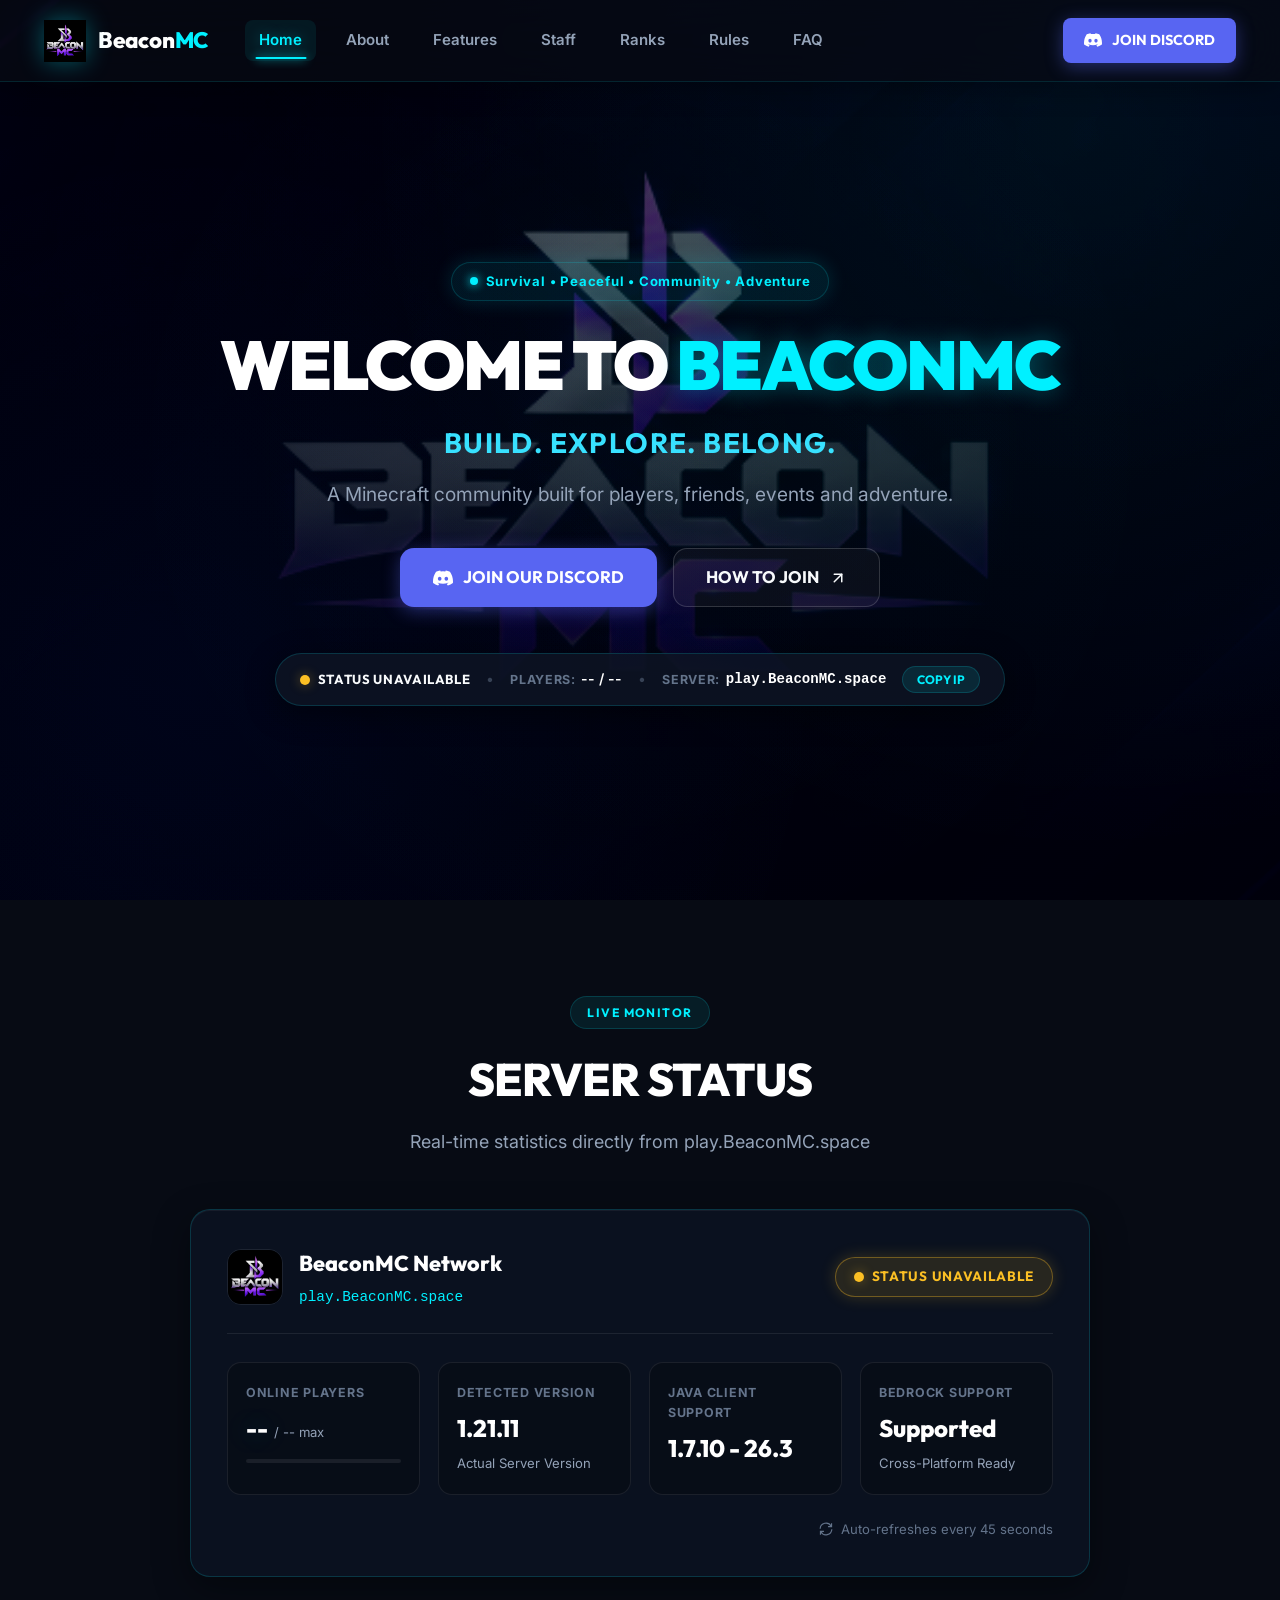
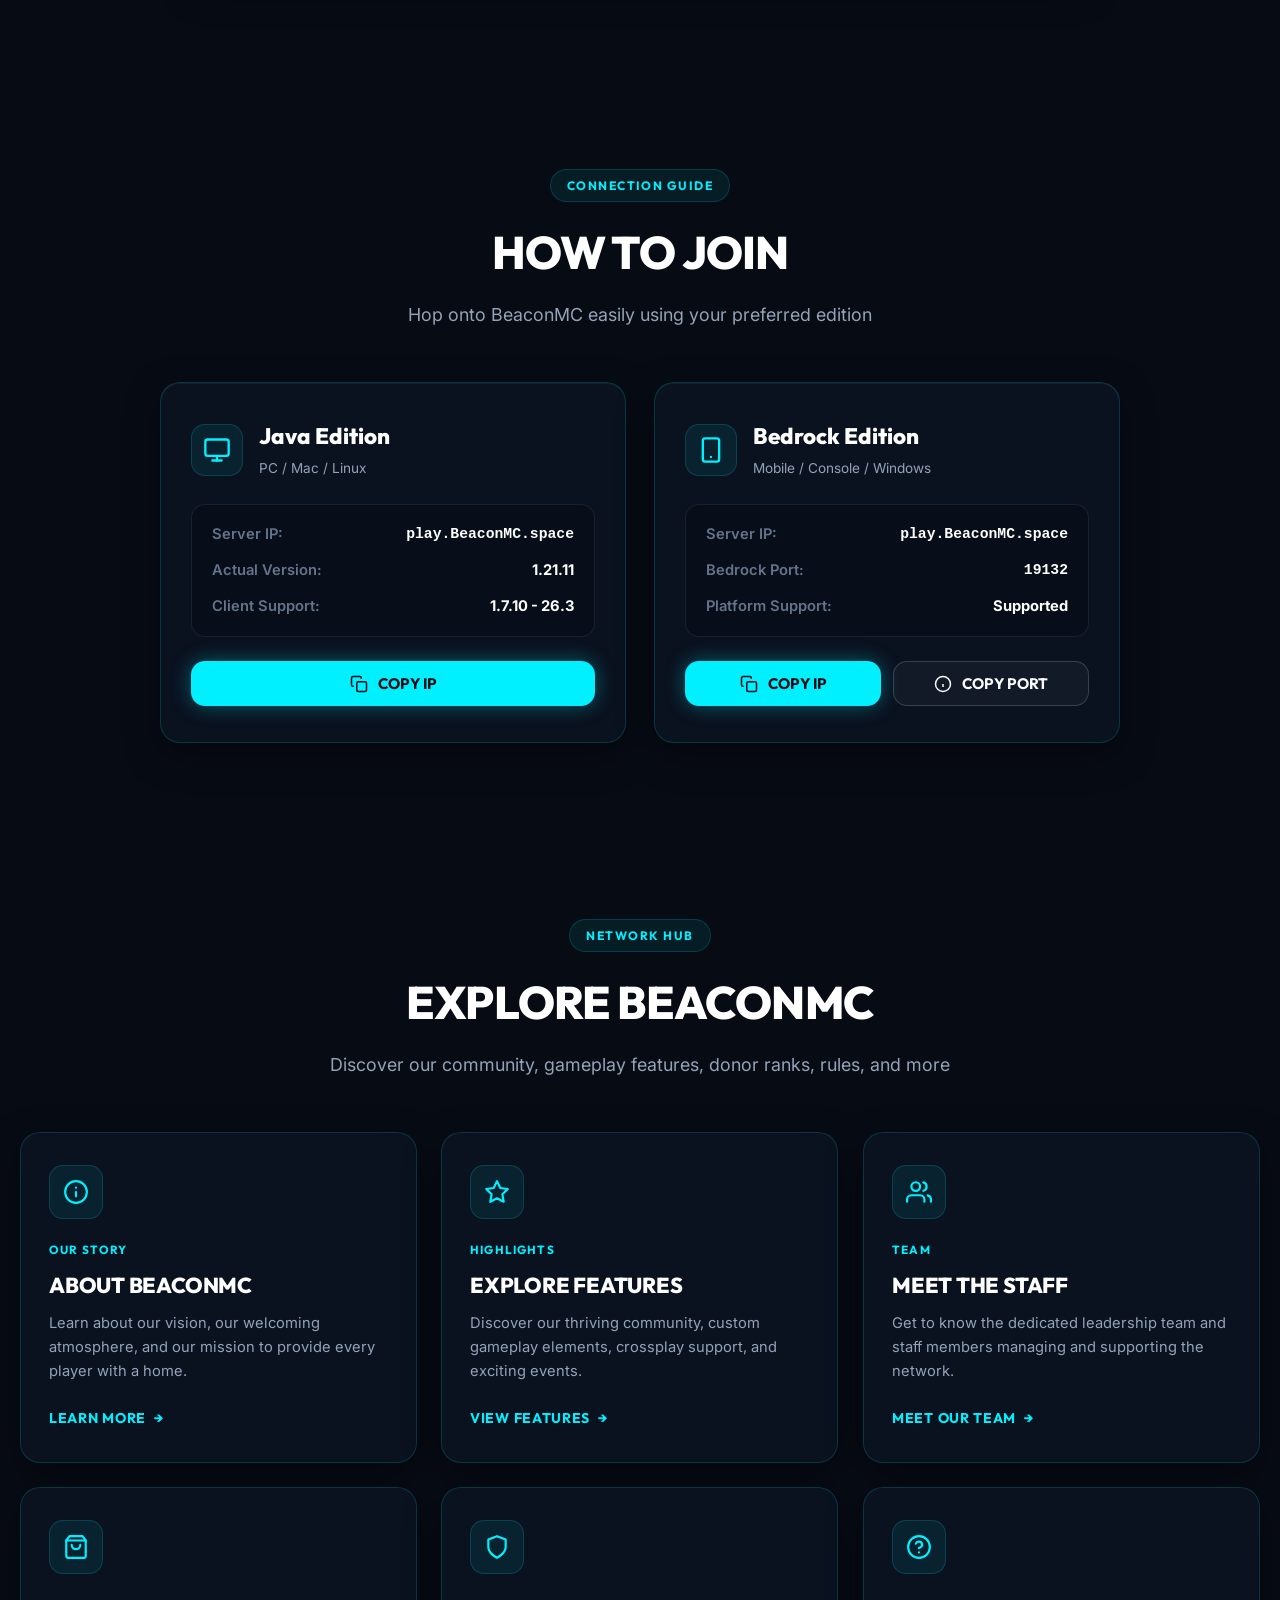
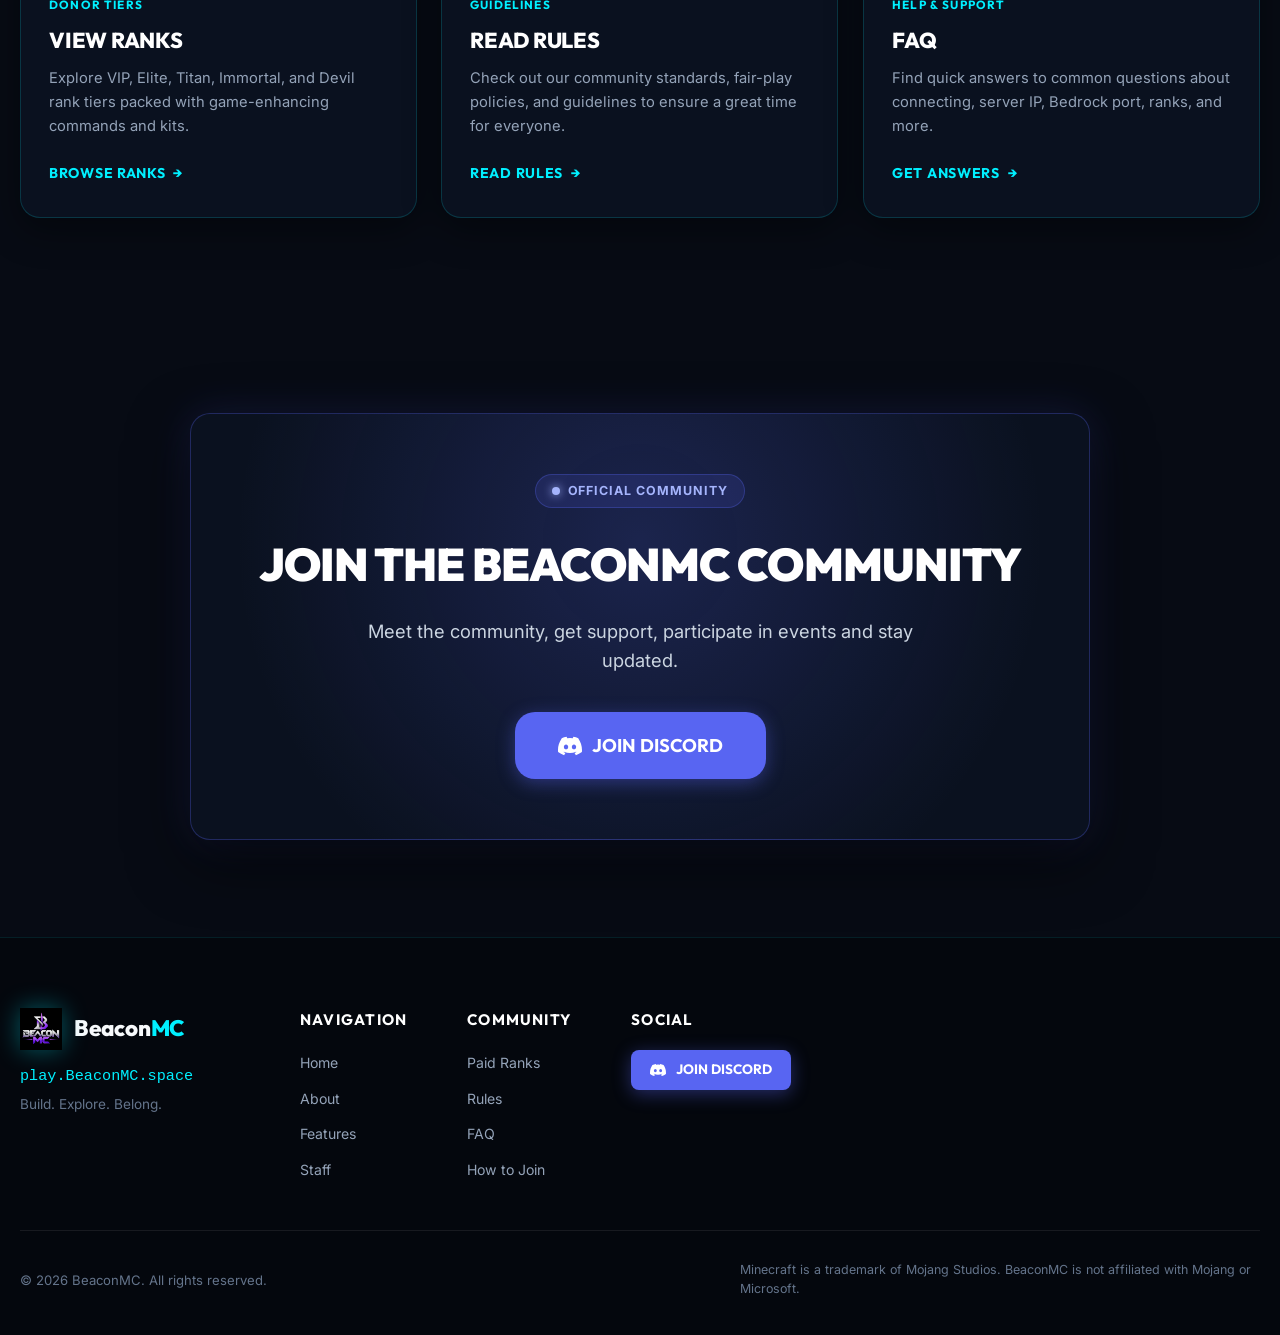
<file: BeaconMC/index.html>
<!DOCTYPE html>
<html lang="en">
<head>
  <meta charset="UTF-8">
  <meta name="viewport" content="width=device-width, initial-scale=1.0">
  <title>BeaconMC | Official Minecraft Network</title>
  <meta name="description" content="Welcome to BeaconMC — a premium Minecraft community built for players, friends, events and adventure. Join play.BeaconMC.space today!">

  <!-- Open Graph / Meta -->
  <meta property="og:type" content="website">
  <meta property="og:title" content="BeaconMC | Official Minecraft Network">
  <meta property="og:description" content="Welcome to BeaconMC — a premium Minecraft community built for players, friends, events and adventure. Build. Explore. Belong.">
  <meta property="og:image" content="assets/logo.png">
  <meta property="og:url" content="https://play.BeaconMC.space">
  <meta name="theme-color" content="#00f0ff">

  <!-- Favicon -->
  <link rel="icon" type="image/png" href="assets/logo.png">

  <!-- Google Fonts: Inter & Outfit -->
  <link rel="preconnect" href="https://fonts.googleapis.com">
  <link rel="preconnect" href="https://fonts.gstatic.com" crossorigin>
  <link href="https://fonts.googleapis.com/css2?family=Inter:wght@300;400;500;600;700&family=Outfit:wght@500;600;700;800;900&display=swap" rel="stylesheet">

  <link rel="stylesheet" href="style.css">
</head>
<body>

  <!-- Background Canvas -->
  <div class="site-bg" aria-hidden="true">
    <div class="site-backdrop-element" id="backdrop-19132" data-backdrop="19132"></div>
  </div>

  <!-- Accessible Skip Link -->
  <a href="#main-content" class="skip-link">Skip to main content</a>

  <!-- Header / Sticky Navigation -->
  <header class="site-header" id="site-header">
    <div class="header-container">
      <a href="index.html" class="brand-link" aria-label="BeaconMC Home">
        <img src="assets/logo.png" alt="BeaconMC Logo" class="brand-logo" width="42" height="42">
        <span class="brand-text">Beacon<span class="brand-highlight">MC</span></span>
      </a>

      <nav class="desktop-nav" aria-label="Main Navigation">
        <ul class="nav-list">
          <li><a href="index.html" class="nav-link active">Home</a></li>
          <li><a href="about.html" class="nav-link">About</a></li>
          <li><a href="features.html" class="nav-link">Features</a></li>
          <li><a href="staff.html" class="nav-link">Staff</a></li>
          <li><a href="ranks.html" class="nav-link">Ranks</a></li>
          <li><a href="rules.html" class="nav-link">Rules</a></li>
          <li><a href="faq.html" class="nav-link">FAQ</a></li>
        </ul>
      </nav>

      <div class="header-actions">
        <a href="https://discord.gg/SKrMS7WA3" target="_blank" rel="noopener noreferrer" class="btn btn-discord btn-sm header-discord-btn">
          <svg class="icon-discord" viewBox="0 0 24 24" width="18" height="18" fill="currentColor" aria-hidden="true">
            <path d="M20.317 4.37a19.791 19.791 0 0 0-4.885-1.515.074.074 0 0 0-.079.037c-.21.375-.444.864-.608 1.25a18.27 18.27 0 0 0-5.487 0 12.64 12.64 0 0 0-.617-1.25.077.077 0 0 0-.079-.037A19.736 19.736 0 0 0 3.677 4.37a.07.07 0 0 0-.032.027C.533 9.046-.32 13.58.099 18.057a.082.082 0 0 0 .031.057 19.9 19.9 0 0 0 5.993 3.03.078.078 0 0 0 .084-.028c.462-.63.874-1.295 1.226-1.994.021-.041.001-.09-.041-.106a13.107 13.107 0 0 1-1.872-.892.077.077 0 0 1-.008-.128 10.2 10.2 0 0 0 .372-.292.074.074 0 0 1 .077-.01c3.929 1.793 8.18 1.793 12.061 0a.074.074 0 0 1 .078.01c.12.098.246.198.373.292a.077.077 0 0 1-.006.127 12.299 12.299 0 0 1-1.873.894.077.077 0 0 0-.041.107c.36.698.772 1.362 1.225 1.993a.076.076 0 0 0 .084.028 19.839 19.839 0 0 0 6.002-3.03.077.077 0 0 0 .032-.054c.5-5.177-.838-9.674-3.549-13.66a.061.061 0 0 0-.031-.028zM8.02 15.33c-1.183 0-2.157-1.085-2.157-2.419 0-1.333.956-2.419 2.157-2.419 1.21 0 2.176 1.096 2.157 2.42 0 1.333-.956 2.418-2.157 2.418zm7.975 0c-1.183 0-2.157-1.085-2.157-2.419 0-1.333.955-2.419 2.157-2.419 1.21 0 2.176 1.096 2.157 2.42 0 1.333-.946 2.418-2.157 2.418z"/>
          </svg>
          <span>JOIN DISCORD</span>
        </a>

        <!-- Mobile Menu Toggle Button -->
        <button type="button" class="mobile-toggle-btn" id="mobile-toggle-btn" aria-label="Toggle navigation menu" aria-expanded="false" aria-controls="mobile-nav">
          <span class="hamburger-line"></span>
          <span class="hamburger-line"></span>
          <span class="hamburger-line"></span>
        </button>
      </div>
    </div>

    <!-- Mobile Navigation Drawer -->
    <div class="mobile-nav" id="mobile-nav" aria-label="Mobile Navigation" hidden>
      <ul class="mobile-nav-list">
        <li><a href="index.html" class="mobile-nav-link active">Home</a></li>
        <li><a href="about.html" class="mobile-nav-link">About</a></li>
        <li><a href="features.html" class="mobile-nav-link">Features</a></li>
        <li><a href="staff.html" class="mobile-nav-link">Staff</a></li>
        <li><a href="ranks.html" class="mobile-nav-link">Ranks</a></li>
        <li><a href="rules.html" class="mobile-nav-link">Rules</a></li>
        <li><a href="faq.html" class="mobile-nav-link">FAQ</a></li>
      </ul>
      <div class="mobile-nav-footer">
        <a href="https://discord.gg/SKrMS7WA3" target="_blank" rel="noopener noreferrer" class="btn btn-discord btn-block">
          <svg class="icon-discord" viewBox="0 0 24 24" width="18" height="18" fill="currentColor" aria-hidden="true">
            <path d="M20.317 4.37a19.791 19.791 0 0 0-4.885-1.515.074.074 0 0 0-.079.037c-.21.375-.444.864-.608 1.25a18.27 18.27 0 0 0-5.487 0 12.64 12.64 0 0 0-.617-1.25.077.077 0 0 0-.079-.037A19.736 19.736 0 0 0 3.677 4.37a.07.07 0 0 0-.032.027C.533 9.046-.32 13.58.099 18.057a.082.082 0 0 0 .031.057 19.9 19.9 0 0 0 5.993 3.03.078.078 0 0 0 .084-.028c.462-.63.874-1.295 1.226-1.994.021-.041.001-.09-.041-.106a13.107 13.107 0 0 1-1.872-.892.077.077 0 0 1-.008-.128 10.2 10.2 0 0 0 .372-.292.074.074 0 0 1 .077-.01c3.929 1.793 8.18 1.793 12.061 0a.074.074 0 0 1 .078.01c.12.098.246.198.373.292a.077.077 0 0 1-.006.127 12.299 12.299 0 0 1-1.873.894.077.077 0 0 0-.041.107c.36.698.772 1.362 1.225 1.993a.076.076 0 0 0 .084.028 19.839 19.839 0 0 0 6.002-3.03.077.077 0 0 0 .032-.054c.5-5.177-.838-9.674-3.549-13.66a.061.061 0 0 0-.031-.028zM8.02 15.33c-1.183 0-2.157-1.085-2.157-2.419 0-1.333.956-2.419 2.157-2.419 1.21 0 2.176 1.096 2.157 2.42 0 1.333-.956 2.418-2.157 2.418zm7.975 0c-1.183 0-2.157-1.085-2.157-2.419 0-1.333.955-2.419 2.157-2.419 1.21 0 2.176 1.096 2.157 2.42 0 1.333-.946 2.418-2.157 2.418z"/>
          </svg>
          <span>JOIN DISCORD</span>
        </a>
      </div>
    </div>
  </header>

  <!-- Main Content Area -->
  <main id="main-content" class="page-wrapper">

    <!-- 1. Hero Section -->
    <section class="hero-section" id="hero">
      <div class="hero-container">
        
        <div class="hero-badge animate-fade-in">
          <span class="badge-dot"></span>
          <span>Survival • Peaceful • Community • Adventure</span>
        </div>

        <h1 class="hero-title animate-slide-up">
          WELCOME TO <span class="text-cyan-glow">BEACONMC</span>
        </h1>

        <p class="hero-tagline animate-slide-up delay-1">
          Build. Explore. Belong.
        </p>

        <p class="hero-description animate-slide-up delay-2">
          A Minecraft community built for players, friends, events and adventure.
        </p>

        <div class="hero-cta-group animate-slide-up delay-3">
          <a href="https://discord.gg/SKrMS7WA3" target="_blank" rel="noopener noreferrer" class="btn btn-discord btn-lg">
            <svg class="icon-discord" viewBox="0 0 24 24" width="20" height="20" fill="currentColor" aria-hidden="true">
              <path d="M20.317 4.37a19.791 19.791 0 0 0-4.885-1.515.074.074 0 0 0-.079.037c-.21.375-.444.864-.608 1.25a18.27 18.27 0 0 0-5.487 0 12.64 12.64 0 0 0-.617-1.25.077.077 0 0 0-.079-.037A19.736 19.736 0 0 0 3.677 4.37a.07.07 0 0 0-.032.027C.533 9.046-.32 13.58.099 18.057a.082.082 0 0 0 .031.057 19.9 19.9 0 0 0 5.993 3.03.078.078 0 0 0 .084-.028c.462-.63.874-1.295 1.226-1.994.021-.041.001-.09-.041-.106a13.107 13.107 0 0 1-1.872-.892.077.077 0 0 1-.008-.128 10.2 10.2 0 0 0 .372-.292.074.074 0 0 1 .077-.01c3.929 1.793 8.18 1.793 12.061 0a.074.074 0 0 1 .078.01c.12.098.246.198.373.292a.077.077 0 0 1-.006.127 12.299 12.299 0 0 1-1.873.894.077.077 0 0 0-.041.107c.36.698.772 1.362 1.225 1.993a.076.076 0 0 0 .084.028 19.839 19.839 0 0 0 6.002-3.03.077.077 0 0 0 .032-.054c.5-5.177-.838-9.674-3.549-13.66a.061.061 0 0 0-.031-.028zM8.02 15.33c-1.183 0-2.157-1.085-2.157-2.419 0-1.333.956-2.419 2.157-2.419 1.21 0 2.176 1.096 2.157 2.42 0 1.333-.956 2.418-2.157 2.418zm7.975 0c-1.183 0-2.157-1.085-2.157-2.419 0-1.333.955-2.419 2.157-2.419 1.21 0 2.176 1.096 2.157 2.42 0 1.333-.946 2.418-2.157 2.418z"/>
            </svg>
            <span>JOIN OUR DISCORD</span>
          </a>
          <a href="#how-to-join" class="btn btn-outline btn-lg">
            <span>HOW TO JOIN</span>
            <svg viewBox="0 0 24 24" width="18" height="18" fill="none" stroke="currentColor" stroke-width="2" stroke-linecap="round" stroke-linejoin="round" aria-hidden="true">
              <line x1="7" y1="17" x2="17" y2="7"></line>
              <polyline points="7 7 17 7 17 17"></polyline>
            </svg>
          </a>
        </div>

        <!-- Quick Status Bar -->
        <div class="hero-status-bar animate-fade-in delay-4">
          <div class="status-indicator">
            <span class="status-pulse-dot" id="hero-status-dot"></span>
            <span class="status-text" id="hero-status-text">CHECKING STATUS...</span>
          </div>
          <div class="status-separator" aria-hidden="true">•</div>
          <div class="status-info-item">
            <span class="status-label">PLAYERS:</span>
            <span class="status-value" id="hero-players-val">-- / --</span>
          </div>
          <div class="status-separator" aria-hidden="true">•</div>
          <div class="status-info-item">
            <span class="status-label">SERVER:</span>
            <span class="status-value font-mono">play.BeaconMC.space</span>
          </div>
          <div class="status-action">
            <button type="button" class="btn-copy-mini" id="hero-copy-btn" aria-label="Copy server IP">
              <span class="copy-text">COPY IP</span>
            </button>
          </div>
        </div>

      </div>
    </section>

    <!-- 2. Live Server Status Section -->
    <section class="section status-section" id="server-status">
      <div class="section-container">
        <div class="section-header text-center reveal-on-scroll">
          <span class="section-badge">LIVE MONITOR</span>
          <h2 class="section-title">SERVER STATUS</h2>
          <p class="section-subtitle">Real-time statistics directly from play.BeaconMC.space</p>
        </div>

        <div class="status-dashboard-card glass-panel reveal-on-scroll">
          <div class="status-dashboard-header">
            <div class="server-identity">
              <img src="assets/logo.png" alt="BeaconMC Server Icon" class="server-icon-img" width="56" height="56">
              <div>
                <h3 class="server-title">BeaconMC Network</h3>
                <span class="server-ip-display font-mono">play.BeaconMC.space</span>
              </div>
            </div>
            <div class="server-status-badge" id="main-status-badge">
              <span class="status-pulse-dot" id="main-status-dot"></span>
              <span id="main-status-text">CHECKING STATUS...</span>
            </div>
          </div>

          <div class="status-metrics-grid">
            <div class="metric-card">
              <span class="metric-label">Online Players</span>
              <div class="metric-value-wrap">
                <span class="metric-val text-cyan-glow" id="metric-players-online">--</span>
                <span class="metric-sub" id="metric-players-max">/ -- max</span>
              </div>
              <div class="metric-bar-bg" aria-hidden="true">
                <div class="metric-bar-fill" id="metric-player-bar" style="width: 0%"></div>
              </div>
            </div>

            <div class="metric-card">
              <span class="metric-label">Detected Version</span>
              <div class="metric-val" id="metric-detected-version">1.21.11</div>
              <span class="metric-sub">Actual Server Version</span>
            </div>

            <div class="metric-card">
              <span class="metric-label">Java Client Support</span>
              <div class="metric-val">1.7.10 - 26.3</div>
            </div>

            <div class="metric-card">
              <span class="metric-label">Bedrock Support</span>
              <div class="metric-val text-green">Supported</div>
              <span class="metric-sub">Cross-Platform Ready</span>
            </div>
          </div>

          <div class="status-dashboard-footer">
            <span class="refresh-indicator">
              <svg class="icon-refresh" viewBox="0 0 24 24" width="14" height="14" fill="none" stroke="currentColor" stroke-width="2" aria-hidden="true">
                <path d="M21.5 2v6h-6M2.5 22v-6h6M2 11.5a10 10 0 0 1 18.8-4.3M22 12.5a10 10 0 0 1-18.8 4.2"/>
              </svg>
              Auto-refreshes every 45 seconds
            </span>
          </div>
        </div>
      </div>
    </section>

    <!-- 3. How to Join Section -->
    <section class="section join-section" id="how-to-join">
      <div class="section-container">
        <div class="section-header text-center reveal-on-scroll">
          <span class="section-badge">CONNECTION GUIDE</span>
          <h2 class="section-title">HOW TO JOIN</h2>
          <p class="section-subtitle">Hop onto BeaconMC easily using your preferred edition</p>
        </div>

        <div class="join-cards-grid">
          <!-- Java Edition Card -->
          <div class="join-card glass-panel reveal-on-scroll reveal-delay-1">
            <div class="join-card-header">
              <div class="platform-icon-wrap">
                <svg viewBox="0 0 24 24" width="28" height="28" fill="none" stroke="currentColor" stroke-width="2" stroke-linecap="round" stroke-linejoin="round" aria-hidden="true">
                  <rect x="2" y="3" width="20" height="14" rx="2" ry="2"></rect>
                  <line x1="8" y1="21" x2="16" y2="21"></line>
                  <line x1="12" y1="17" x2="12" y2="21"></line>
                </svg>
              </div>
              <div>
                <h3 class="platform-title">Java Edition</h3>
                <span class="platform-subtitle">PC / Mac / Linux</span>
              </div>
            </div>

            <div class="join-details-list">
              <div class="detail-row">
                <span class="detail-label">Server IP:</span>
                <span class="detail-value font-mono">play.BeaconMC.space</span>
              </div>
              <div class="detail-row">
                <span class="detail-label">Actual Version:</span>
                <span class="detail-value">1.21.11</span>
              </div>
              <div class="detail-row">
                <span class="detail-label">Client Support:</span>
                <span class="detail-value text-cyan">1.7.10 - 26.3</span>
              </div>
            </div>

            <div class="join-card-actions">
              <button type="button" class="btn btn-primary btn-block copy-ip-btn" data-copy="play.BeaconMC.space">
                <svg viewBox="0 0 24 24" width="18" height="18" fill="none" stroke="currentColor" stroke-width="2" aria-hidden="true">
                  <rect x="9" y="9" width="13" height="13" rx="2" ry="2"></rect>
                  <path d="M5 15H4a2 2 0 0 1-2-2V4a2 2 0 0 1 2-2h9a2 2 0 0 1 2 2v1"></path>
                </svg>
                <span class="btn-text">COPY IP</span>
              </button>
            </div>
          </div>

          <!-- Bedrock Edition Card -->
          <div class="join-card glass-panel reveal-on-scroll reveal-delay-2">
            <div class="join-card-header">
              <div class="platform-icon-wrap">
                <svg viewBox="0 0 24 24" width="28" height="28" fill="none" stroke="currentColor" stroke-width="2" stroke-linecap="round" stroke-linejoin="round" aria-hidden="true">
                  <rect x="5" y="2" width="14" height="20" rx="2" ry="2"></rect>
                  <line x1="12" y1="18" x2="12.01" y2="18"></line>
                </svg>
              </div>
              <div>
                <h3 class="platform-title">Bedrock Edition</h3>
                <span class="platform-subtitle">Mobile / Console / Windows</span>
              </div>
            </div>

            <div class="join-details-list">
              <div class="detail-row">
                <span class="detail-label">Server IP:</span>
                <span class="detail-value font-mono">play.BeaconMC.space</span>
              </div>
              <div class="detail-row">
                <span class="detail-label">Bedrock Port:</span>
                <span class="detail-value text-cyan font-mono" id="bedrock-port-display">19132</span>
              </div>
              <div class="detail-row">
                <span class="detail-label">Platform Support:</span>
                <span class="detail-value text-green">Supported</span>
              </div>
            </div>

            <div class="join-card-actions dual-actions">
              <button type="button" class="btn btn-primary copy-ip-btn" data-copy="play.BeaconMC.space">
                <svg viewBox="0 0 24 24" width="18" height="18" fill="none" stroke="currentColor" stroke-width="2" aria-hidden="true">
                  <rect x="9" y="9" width="13" height="13" rx="2" ry="2"></rect>
                  <path d="M5 15H4a2 2 0 0 1-2-2V4a2 2 0 0 1 2-2h9a2 2 0 0 1 2 2v1"></path>
                </svg>
                <span class="btn-text">COPY IP</span>
              </button>

              <button type="button" class="btn btn-outline copy-port-btn" id="copy-port-btn" data-port="19132">
                <svg viewBox="0 0 24 24" width="18" height="18" fill="none" stroke="currentColor" stroke-width="2" aria-hidden="true">
                  <circle cx="12" cy="12" r="10"></circle>
                  <line x1="12" y1="16" x2="12" y2="12"></line>
                  <line x1="12" y1="8" x2="12.01" y2="8"></line>
                </svg>
                <span class="btn-text">COPY PORT</span>
              </button>
            </div>
          </div>
        </div>
      </div>
    </section>

    <!-- 4. Navigation Cards Section (Dedicated pages access) -->
    <section class="section home-nav-section" id="explore">
      <div class="section-container">
        <div class="section-header text-center reveal-on-scroll">
          <span class="section-badge">NETWORK HUB</span>
          <h2 class="section-title">EXPLORE BEACONMC</h2>
          <p class="section-subtitle">Discover our community, gameplay features, donor ranks, rules, and more</p>
        </div>

        <div class="home-nav-grid">
          <!-- Card 1: About BeaconMC -->
          <a href="about.html" class="home-nav-card glass-panel reveal-on-scroll reveal-delay-1">
            <div class="home-nav-icon-wrap">
              <svg viewBox="0 0 24 24" width="26" height="26" fill="none" stroke="currentColor" stroke-width="2" stroke-linecap="round" stroke-linejoin="round" aria-hidden="true">
                <circle cx="12" cy="12" r="10"></circle>
                <line x1="12" y1="16" x2="12" y2="12"></line>
                <line x1="12" y1="8" x2="12.01" y2="8"></line>
              </svg>
            </div>
            <span class="home-nav-tag">OUR STORY</span>
            <h3 class="home-nav-title">ABOUT BEACONMC</h3>
            <p class="home-nav-desc">Learn about our vision, our welcoming atmosphere, and our mission to provide every player with a home.</p>
            <div class="home-nav-footer">
              <span>Learn More</span>
              <span class="home-nav-arrow" aria-hidden="true">&rarr;</span>
            </div>
          </a>

          <!-- Card 2: Explore Features -->
          <a href="features.html" class="home-nav-card glass-panel reveal-on-scroll reveal-delay-2">
            <div class="home-nav-icon-wrap">
              <svg viewBox="0 0 24 24" width="26" height="26" fill="none" stroke="currentColor" stroke-width="2" stroke-linecap="round" stroke-linejoin="round" aria-hidden="true">
                <polygon points="12 2 15.09 8.26 22 9.27 17 14.14 18.18 21.02 12 17.77 5.82 21.02 7 14.14 2 9.27 8.91 8.26 12 2"></polygon>
              </svg>
            </div>
            <span class="home-nav-tag">HIGHLIGHTS</span>
            <h3 class="home-nav-title">EXPLORE FEATURES</h3>
            <p class="home-nav-desc">Discover our thriving community, custom gameplay elements, crossplay support, and exciting events.</p>
            <div class="home-nav-footer">
              <span>View Features</span>
              <span class="home-nav-arrow" aria-hidden="true">&rarr;</span>
            </div>
          </a>

          <!-- Card 3: Meet The Staff -->
          <a href="staff.html" class="home-nav-card glass-panel reveal-on-scroll reveal-delay-3">
            <div class="home-nav-icon-wrap">
              <svg viewBox="0 0 24 24" width="26" height="26" fill="none" stroke="currentColor" stroke-width="2" stroke-linecap="round" stroke-linejoin="round" aria-hidden="true">
                <path d="M17 21v-2a4 4 0 0 0-4-4H5a4 4 0 0 0-4 4v2"></path>
                <circle cx="9" cy="7" r="4"></circle>
                <path d="M23 21v-2a4 4 0 0 0-3-3.87"></path>
                <path d="M16 3.13a4 4 0 0 1 0 7.75"></path>
              </svg>
            </div>
            <span class="home-nav-tag">TEAM</span>
            <h3 class="home-nav-title">MEET THE STAFF</h3>
            <p class="home-nav-desc">Get to know the dedicated leadership team and staff members managing and supporting the network.</p>
            <div class="home-nav-footer">
              <span>Meet Our Team</span>
              <span class="home-nav-arrow" aria-hidden="true">&rarr;</span>
            </div>
          </a>

          <!-- Card 4: View Ranks -->
          <a href="ranks.html" class="home-nav-card glass-panel reveal-on-scroll reveal-delay-4">
            <div class="home-nav-icon-wrap">
              <svg viewBox="0 0 24 24" width="26" height="26" fill="none" stroke="currentColor" stroke-width="2" stroke-linecap="round" stroke-linejoin="round" aria-hidden="true">
                <path d="M6 2L3 6v14a2 2 0 0 0 2 2h14a2 2 0 0 0 2-2V6l-3-4z"></path>
                <line x1="3" y1="6" x2="21" y2="6"></line>
                <path d="M16 10a4 4 0 0 1-8 0"></path>
              </svg>
            </div>
            <span class="home-nav-tag">DONOR TIERS</span>
            <h3 class="home-nav-title">VIEW RANKS</h3>
            <p class="home-nav-desc">Explore VIP, Elite, Titan, Immortal, and Devil rank tiers packed with game-enhancing commands and kits.</p>
            <div class="home-nav-footer">
              <span>Browse Ranks</span>
              <span class="home-nav-arrow" aria-hidden="true">&rarr;</span>
            </div>
          </a>

          <!-- Card 5: Read Rules -->
          <a href="rules.html" class="home-nav-card glass-panel reveal-on-scroll reveal-delay-5">
            <div class="home-nav-icon-wrap">
              <svg viewBox="0 0 24 24" width="26" height="26" fill="none" stroke="currentColor" stroke-width="2" stroke-linecap="round" stroke-linejoin="round" aria-hidden="true">
                <path d="M12 22s8-4 8-10V5l-8-3-8 3v7c0 6 8 10 8 10z"></path>
              </svg>
            </div>
            <span class="home-nav-tag">GUIDELINES</span>
            <h3 class="home-nav-title">READ RULES</h3>
            <p class="home-nav-desc">Check out our community standards, fair-play policies, and guidelines to ensure a great time for everyone.</p>
            <div class="home-nav-footer">
              <span>Read Rules</span>
              <span class="home-nav-arrow" aria-hidden="true">&rarr;</span>
            </div>
          </a>

          <!-- Card 6: FAQ -->
          <a href="faq.html" class="home-nav-card glass-panel reveal-on-scroll reveal-delay-6">
            <div class="home-nav-icon-wrap">
              <svg viewBox="0 0 24 24" width="26" height="26" fill="none" stroke="currentColor" stroke-width="2" stroke-linecap="round" stroke-linejoin="round" aria-hidden="true">
                <circle cx="12" cy="12" r="10"></circle>
                <path d="M9.09 9a3 3 0 0 1 5.83 1c0 2-3 3-3 3"></path>
                <line x1="12" y1="17" x2="12.01" y2="17"></line>
              </svg>
            </div>
            <span class="home-nav-tag">HELP & SUPPORT</span>
            <h3 class="home-nav-title">FAQ</h3>
            <p class="home-nav-desc">Find quick answers to common questions about connecting, server IP, Bedrock port, ranks, and more.</p>
            <div class="home-nav-footer">
              <span>Get Answers</span>
              <span class="home-nav-arrow" aria-hidden="true">&rarr;</span>
            </div>
          </a>
        </div>
      </div>
    </section>

    <!-- 5. Discord Community Section -->
    <section class="section discord-section" id="discord">
      <div class="section-container">
        <div class="discord-hero-box glass-panel reveal-on-scroll">
          <div class="discord-badge">
            <span class="badge-dot"></span>
            <span>OFFICIAL COMMUNITY</span>
          </div>
          <h2 class="discord-hero-title">JOIN THE BEACONMC COMMUNITY</h2>
          <p class="discord-hero-desc">
            Meet the community, get support, participate in events and stay updated.
          </p>
          <div class="discord-cta-wrap">
            <a href="https://discord.gg/SKrMS7WA3" target="_blank" rel="noopener noreferrer" class="btn btn-discord btn-xl">
              <svg class="icon-discord" viewBox="0 0 24 24" width="24" height="24" fill="currentColor" aria-hidden="true">
                <path d="M20.317 4.37a19.791 19.791 0 0 0-4.885-1.515.074.074 0 0 0-.079.037c-.21.375-.444.864-.608 1.25a18.27 18.27 0 0 0-5.487 0 12.64 12.64 0 0 0-.617-1.25.077.077 0 0 0-.079-.037A19.736 19.736 0 0 0 3.677 4.37a.07.07 0 0 0-.032.027C.533 9.046-.32 13.58.099 18.057a.082.082 0 0 0 .031.057 19.9 19.9 0 0 0 5.993 3.03.078.078 0 0 0 .084-.028c.462-.63.874-1.295 1.226-1.994.021-.041.001-.09-.041-.106a13.107 13.107 0 0 1-1.872-.892.077.077 0 0 1-.008-.128 10.2 10.2 0 0 0 .372-.292.074.074 0 0 1 .077-.01c3.929 1.793 8.18 1.793 12.061 0a.074.074 0 0 1 .078.01c.12.098.246.198.373.292a.077.077 0 0 1-.006.127 12.299 12.299 0 0 1-1.873.894.077.077 0 0 0-.041.107c.36.698.772 1.362 1.225 1.993a.076.076 0 0 0 .084.028 19.839 19.839 0 0 0 6.002-3.03.077.077 0 0 0 .032-.054c.5-5.177-.838-9.674-3.549-13.66a.061.061 0 0 0-.031-.028zM8.02 15.33c-1.183 0-2.157-1.085-2.157-2.419 0-1.333.956-2.419 2.157-2.419 1.21 0 2.176 1.096 2.157 2.42 0 1.333-.956 2.418-2.157 2.418zm7.975 0c-1.183 0-2.157-1.085-2.157-2.419 0-1.333.955-2.419 2.157-2.419 1.21 0 2.176 1.096 2.157 2.42 0 1.333-.946 2.418-2.157 2.418z"/>
              </svg>
              <span>JOIN DISCORD</span>
            </a>
          </div>
        </div>
      </div>
    </section>

  </main>

  <!-- Footer -->
  <footer class="site-footer">
    <div class="footer-container">
      <div class="footer-top">
        <div class="footer-brand">
          <div class="footer-brand-header">
            <img src="assets/logo.png" alt="BeaconMC Logo" class="brand-logo" width="36" height="36">
            <span class="brand-text">Beacon<span class="brand-highlight">MC</span></span>
          </div>
          <p class="footer-server-ip font-mono">play.BeaconMC.space</p>
          <p class="footer-tagline">Build. Explore. Belong.</p>
        </div>

        <nav class="footer-nav" aria-label="Footer Navigation">
          <div class="footer-nav-col">
            <h4 class="footer-col-title">Navigation</h4>
            <ul class="footer-links-list">
              <li><a href="index.html">Home</a></li>
              <li><a href="about.html">About</a></li>
              <li><a href="features.html">Features</a></li>
              <li><a href="staff.html">Staff</a></li>
            </ul>
          </div>

          <div class="footer-nav-col">
            <h4 class="footer-col-title">Community</h4>
            <ul class="footer-links-list">
              <li><a href="ranks.html">Paid Ranks</a></li>
              <li><a href="rules.html">Rules</a></li>
              <li><a href="faq.html">FAQ</a></li>
              <li><a href="index.html#how-to-join">How to Join</a></li>
            </ul>
          </div>

          <div class="footer-nav-col">
            <h4 class="footer-col-title">Social</h4>
            <a href="https://discord.gg/SKrMS7WA3" target="_blank" rel="noopener noreferrer" class="btn btn-discord btn-sm">
              <svg class="icon-discord" viewBox="0 0 24 24" width="16" height="16" fill="currentColor" aria-hidden="true">
                <path d="M20.317 4.37a19.791 19.791 0 0 0-4.885-1.515.074.074 0 0 0-.079.037c-.21.375-.444.864-.608 1.25a18.27 18.27 0 0 0-5.487 0 12.64 12.64 0 0 0-.617-1.25.077.077 0 0 0-.079-.037A19.736 19.736 0 0 0 3.677 4.37a.07.07 0 0 0-.032.027C.533 9.046-.32 13.58.099 18.057a.082.082 0 0 0 .031.057 19.9 19.9 0 0 0 5.993 3.03.078.078 0 0 0 .084-.028c.462-.63.874-1.295 1.226-1.994.021-.041.001-.09-.041-.106a13.107 13.107 0 0 1-1.872-.892.077.077 0 0 1-.008-.128 10.2 10.2 0 0 0 .372-.292.074.074 0 0 1 .077-.01c3.929 1.793 8.18 1.793 12.061 0a.074.074 0 0 1 .078.01c.12.098.246.198.373.292a.077.077 0 0 1-.006.127 12.299 12.299 0 0 1-1.873.894.077.077 0 0 0-.041.107c.36.698.772 1.362 1.225 1.993a.076.076 0 0 0 .084.028 19.839 19.839 0 0 0 6.002-3.03.077.077 0 0 0 .032-.054c.5-5.177-.838-9.674-3.549-13.66a.061.061 0 0 0-.031-.028zM8.02 15.33c-1.183 0-2.157-1.085-2.157-2.419 0-1.333.956-2.419 2.157-2.419 1.21 0 2.176 1.096 2.157 2.42 0 1.333-.956 2.418-2.157 2.418zm7.975 0c-1.183 0-2.157-1.085-2.157-2.419 0-1.333.955-2.419 2.157-2.419 1.21 0 2.176 1.096 2.157 2.42 0 1.333-.946 2.418-2.157 2.418z"/>
              </svg>
              <span>JOIN DISCORD</span>
            </a>
          </div>
        </nav>
      </div>

      <div class="footer-bottom">
        <p class="copyright-text">© 2026 BeaconMC. All rights reserved.</p>
        <p class="disclaimer-text">Minecraft is a trademark of Mojang Studios. BeaconMC is not affiliated with Mojang or Microsoft.</p>
      </div>
    </div>
  </footer>

  <script src="script.js"></script>
</body>
</html>
</file>
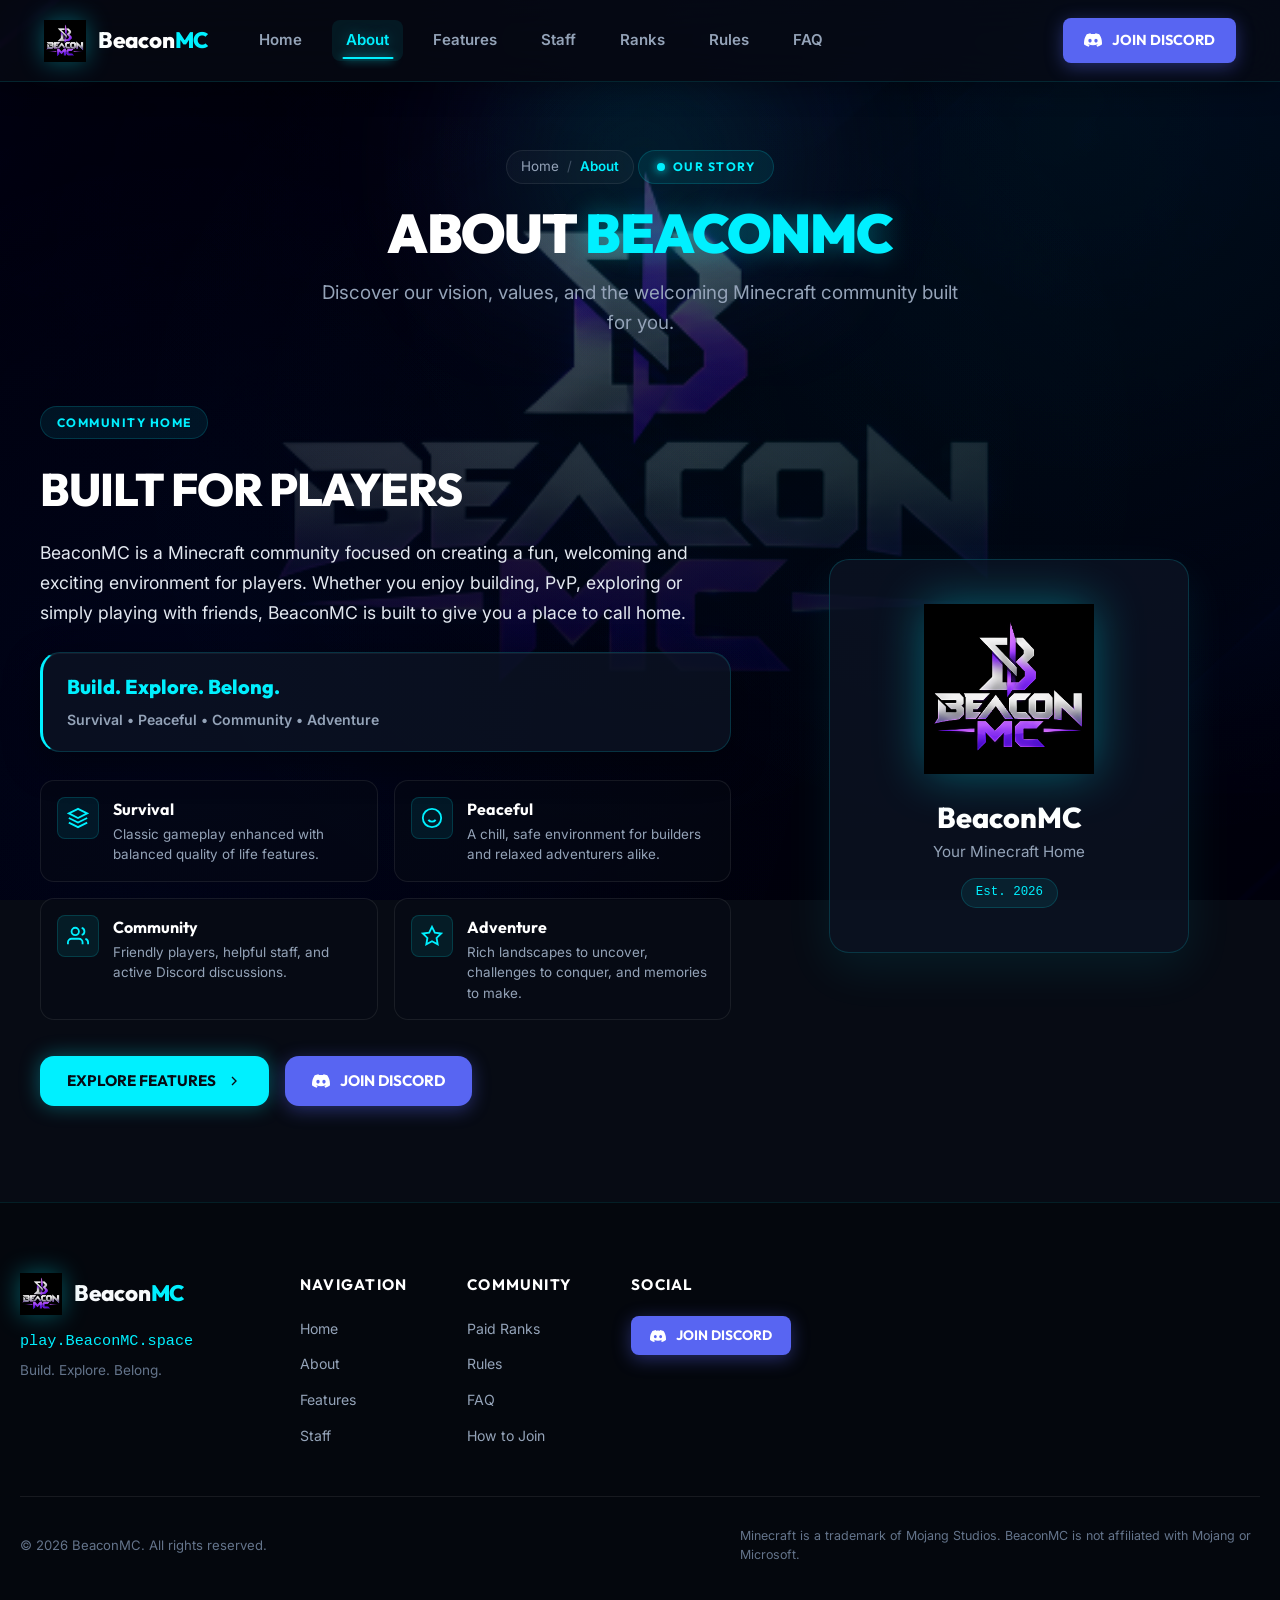
<file: BeaconMC/about.html>
<!DOCTYPE html>
<html lang="en">
<head>
  <meta charset="UTF-8">
  <meta name="viewport" content="width=device-width, initial-scale=1.0">
  <title>About BeaconMC | Official Minecraft Network</title>
  <meta name="description" content="BeaconMC is a Minecraft community focused on creating a fun, welcoming and exciting environment for players. Build. Explore. Belong.">

  <!-- Open Graph / Meta -->
  <meta property="og:type" content="website">
  <meta property="og:title" content="About BeaconMC | Official Minecraft Network">
  <meta property="og:description" content="BeaconMC is a Minecraft community focused on creating a fun, welcoming and exciting environment for players.">
  <meta property="og:image" content="assets/logo.png">
  <meta property="og:url" content="https://play.BeaconMC.space/about.html">
  <meta name="theme-color" content="#00f0ff">

  <!-- Favicon -->
  <link rel="icon" type="image/png" href="assets/logo.png">

  <!-- Google Fonts: Inter & Outfit -->
  <link rel="preconnect" href="https://fonts.googleapis.com">
  <link rel="preconnect" href="https://fonts.gstatic.com" crossorigin>
  <link href="https://fonts.googleapis.com/css2?family=Inter:wght@300;400;500;600;700&family=Outfit:wght@500;600;700;800;900&display=swap" rel="stylesheet">

  <link rel="stylesheet" href="style.css">
</head>
<body>

  <!-- Background Canvas -->
  <div class="site-bg" aria-hidden="true">
    <div class="site-backdrop-element" id="backdrop-19132" data-backdrop="19132"></div>
  </div>

  <!-- Accessible Skip Link -->
  <a href="#main-content" class="skip-link">Skip to main content</a>

  <!-- Header / Sticky Navigation -->
  <header class="site-header" id="site-header">
    <div class="header-container">
      <a href="index.html" class="brand-link" aria-label="BeaconMC Home">
        <img src="assets/logo.png" alt="BeaconMC Logo" class="brand-logo" width="42" height="42">
        <span class="brand-text">Beacon<span class="brand-highlight">MC</span></span>
      </a>

      <nav class="desktop-nav" aria-label="Main Navigation">
        <ul class="nav-list">
          <li><a href="index.html" class="nav-link">Home</a></li>
          <li><a href="about.html" class="nav-link active">About</a></li>
          <li><a href="features.html" class="nav-link">Features</a></li>
          <li><a href="staff.html" class="nav-link">Staff</a></li>
          <li><a href="ranks.html" class="nav-link">Ranks</a></li>
          <li><a href="rules.html" class="nav-link">Rules</a></li>
          <li><a href="faq.html" class="nav-link">FAQ</a></li>
        </ul>
      </nav>

      <div class="header-actions">
        <a href="https://discord.gg/SKrMS7WA3" target="_blank" rel="noopener noreferrer" class="btn btn-discord btn-sm header-discord-btn">
          <svg class="icon-discord" viewBox="0 0 24 24" width="18" height="18" fill="currentColor" aria-hidden="true">
            <path d="M20.317 4.37a19.791 19.791 0 0 0-4.885-1.515.074.074 0 0 0-.079.037c-.21.375-.444.864-.608 1.25a18.27 18.27 0 0 0-5.487 0 12.64 12.64 0 0 0-.617-1.25.077.077 0 0 0-.079-.037A19.736 19.736 0 0 0 3.677 4.37a.07.07 0 0 0-.032.027C.533 9.046-.32 13.58.099 18.057a.082.082 0 0 0 .031.057 19.9 19.9 0 0 0 5.993 3.03.078.078 0 0 0 .084-.028c.462-.63.874-1.295 1.226-1.994.021-.041.001-.09-.041-.106a13.107 13.107 0 0 1-1.872-.892.077.077 0 0 1-.008-.128 10.2 10.2 0 0 0 .372-.292.074.074 0 0 1 .077-.01c3.929 1.793 8.18 1.793 12.061 0a.074.074 0 0 1 .078.01c.12.098.246.198.373.292a.077.077 0 0 1-.006.127 12.299 12.299 0 0 1-1.873.894.077.077 0 0 0-.041.107c.36.698.772 1.362 1.225 1.993a.076.076 0 0 0 .084.028 19.839 19.839 0 0 0 6.002-3.03.077.077 0 0 0 .032-.054c.5-5.177-.838-9.674-3.549-13.66a.061.061 0 0 0-.031-.028zM8.02 15.33c-1.183 0-2.157-1.085-2.157-2.419 0-1.333.956-2.419 2.157-2.419 1.21 0 2.176 1.096 2.157 2.42 0 1.333-.956 2.418-2.157 2.418zm7.975 0c-1.183 0-2.157-1.085-2.157-2.419 0-1.333.955-2.419 2.157-2.419 1.21 0 2.176 1.096 2.157 2.42 0 1.333-.946 2.418-2.157 2.418z"/>
          </svg>
          <span>JOIN DISCORD</span>
        </a>

        <!-- Mobile Menu Toggle Button -->
        <button type="button" class="mobile-toggle-btn" id="mobile-toggle-btn" aria-label="Toggle navigation menu" aria-expanded="false" aria-controls="mobile-nav">
          <span class="hamburger-line"></span>
          <span class="hamburger-line"></span>
          <span class="hamburger-line"></span>
        </button>
      </div>
    </div>

    <!-- Mobile Navigation Drawer -->
    <div class="mobile-nav" id="mobile-nav" aria-label="Mobile Navigation" hidden>
      <ul class="mobile-nav-list">
        <li><a href="index.html" class="mobile-nav-link">Home</a></li>
        <li><a href="about.html" class="mobile-nav-link active">About</a></li>
        <li><a href="features.html" class="mobile-nav-link">Features</a></li>
        <li><a href="staff.html" class="mobile-nav-link">Staff</a></li>
        <li><a href="ranks.html" class="mobile-nav-link">Ranks</a></li>
        <li><a href="rules.html" class="mobile-nav-link">Rules</a></li>
        <li><a href="faq.html" class="mobile-nav-link">FAQ</a></li>
      </ul>
      <div class="mobile-nav-footer">
        <a href="https://discord.gg/SKrMS7WA3" target="_blank" rel="noopener noreferrer" class="btn btn-discord btn-block">
          <svg class="icon-discord" viewBox="0 0 24 24" width="18" height="18" fill="currentColor" aria-hidden="true">
            <path d="M20.317 4.37a19.791 19.791 0 0 0-4.885-1.515.074.074 0 0 0-.079.037c-.21.375-.444.864-.608 1.25a18.27 18.27 0 0 0-5.487 0 12.64 12.64 0 0 0-.617-1.25.077.077 0 0 0-.079-.037A19.736 19.736 0 0 0 3.677 4.37a.07.07 0 0 0-.032.027C.533 9.046-.32 13.58.099 18.057a.082.082 0 0 0 .031.057 19.9 19.9 0 0 0 5.993 3.03.078.078 0 0 0 .084-.028c.462-.63.874-1.295 1.226-1.994.021-.041.001-.09-.041-.106a13.107 13.107 0 0 1-1.872-.892.077.077 0 0 1-.008-.128 10.2 10.2 0 0 0 .372-.292.074.074 0 0 1 .077-.01c3.929 1.793 8.18 1.793 12.061 0a.074.074 0 0 1 .078.01c.12.098.246.198.373.292a.077.077 0 0 1-.006.127 12.299 12.299 0 0 1-1.873.894.077.077 0 0 0-.041.107c.36.698.772 1.362 1.225 1.993a.076.076 0 0 0 .084.028 19.839 19.839 0 0 0 6.002-3.03.077.077 0 0 0 .032-.054c.5-5.177-.838-9.674-3.549-13.66a.061.061 0 0 0-.031-.028zM8.02 15.33c-1.183 0-2.157-1.085-2.157-2.419 0-1.333.956-2.419 2.157-2.419 1.21 0 2.176 1.096 2.157 2.42 0 1.333-.956 2.418-2.157 2.418zm7.975 0c-1.183 0-2.157-1.085-2.157-2.419 0-1.333.955-2.419 2.157-2.419 1.21 0 2.176 1.096 2.157 2.42 0 1.333-.946 2.418-2.157 2.418z"/>
          </svg>
          <span>JOIN DISCORD</span>
        </a>
      </div>
    </div>
  </header>

  <!-- Main Content Area -->
  <main id="main-content" class="page-wrapper">

    <!-- Dedicated Page Hero -->
    <section class="page-hero">
      <div class="page-hero-container">
        <nav class="page-breadcrumb" aria-label="Breadcrumb">
          <a href="index.html">Home</a>
          <span class="page-breadcrumb-sep">/</span>
          <span class="page-breadcrumb-current">About</span>
        </nav>
        <div class="page-hero-badge">
          <span class="badge-dot"></span>
          <span>OUR STORY</span>
        </div>
        <h1 class="page-hero-title">ABOUT <span class="text-cyan-glow">BEACONMC</span></h1>
        <p class="page-hero-subtitle">
          Discover our vision, values, and the welcoming Minecraft community built for you.
        </p>
      </div>
    </section>

    <!-- About Content Section -->
    <section class="subpage-container">
      <div class="about-grid">
        <div class="about-content reveal-on-scroll">
          <span class="section-badge">COMMUNITY HOME</span>
          <h2 class="section-title">BUILT FOR PLAYERS</h2>
          
          <!-- Exact Required About Text -->
          <p class="about-main-text">
            BeaconMC is a Minecraft community focused on creating a fun, welcoming and exciting environment for players. Whether you enjoy building, PvP, exploring or simply playing with friends, BeaconMC is built to give you a place to call home.
          </p>

          <div class="about-tagline-box glass-panel">
            <span class="tagline-title">Build. Explore. Belong.</span>
            <span class="tagline-sub">Survival • Peaceful • Community • Adventure</span>
          </div>

          <div class="about-pillars">
            <div class="pillar-item">
              <div class="pillar-icon">
                <svg viewBox="0 0 24 24" width="22" height="22" fill="none" stroke="currentColor" stroke-width="2" aria-hidden="true">
                  <path d="M12 2L2 7l10 5 10-5-10-5zM2 17l10 5 10-5M2 12l10 5 10-5"/>
                </svg>
              </div>
              <div>
                <h4 class="pillar-heading">Survival</h4>
                <p class="pillar-desc">Classic gameplay enhanced with balanced quality of life features.</p>
              </div>
            </div>

            <div class="pillar-item">
              <div class="pillar-icon">
                <svg viewBox="0 0 24 24" width="22" height="22" fill="none" stroke="currentColor" stroke-width="2" aria-hidden="true">
                  <circle cx="12" cy="12" r="10"/>
                  <path d="M8 14s1.5 2 4 2 4-2 4-2"/>
                  <line x1="9" y1="9" x2="9.01" y2="9"/>
                  <line x1="15" y1="9" x2="15.01" y2="9"/>
                </svg>
              </div>
              <div>
                <h4 class="pillar-heading">Peaceful</h4>
                <p class="pillar-desc">A chill, safe environment for builders and relaxed adventurers alike.</p>
              </div>
            </div>

            <div class="pillar-item">
              <div class="pillar-icon">
                <svg viewBox="0 0 24 24" width="22" height="22" fill="none" stroke="currentColor" stroke-width="2" aria-hidden="true">
                  <path d="M17 21v-2a4 4 0 0 0-4-4H5a4 4 0 0 0-4 4v2"/>
                  <circle cx="9" cy="7" r="4"/>
                  <path d="M23 21v-2a4 4 0 0 0-3-3.87"/>
                  <path d="M16 3.13a4 4 0 0 1 0 7.75"/>
                </svg>
              </div>
              <div>
                <h4 class="pillar-heading">Community</h4>
                <p class="pillar-desc">Friendly players, helpful staff, and active Discord discussions.</p>
              </div>
            </div>

            <div class="pillar-item">
              <div class="pillar-icon">
                <svg viewBox="0 0 24 24" width="22" height="22" fill="none" stroke="currentColor" stroke-width="2" aria-hidden="true">
                  <polygon points="12 2 15.09 8.26 22 9.27 17 14.14 18.18 21.02 12 17.77 5.82 21.02 7 14.14 2 9.27 8.91 8.26 12 2"/>
                </svg>
              </div>
              <div>
                <h4 class="pillar-heading">Adventure</h4>
                <p class="pillar-desc">Rich landscapes to uncover, challenges to conquer, and memories to make.</p>
              </div>
            </div>
          </div>

          <div class="about-action-row" style="margin-top: 36px; display: flex; gap: 16px; flex-wrap: wrap;">
            <a href="features.html" class="btn btn-primary">
              <span>EXPLORE FEATURES</span>
              <svg viewBox="0 0 24 24" width="16" height="16" fill="none" stroke="currentColor" stroke-width="2" aria-hidden="true">
                <polyline points="9 18 15 12 9 6"></polyline>
              </svg>
            </a>
            <a href="https://discord.gg/SKrMS7WA3" target="_blank" rel="noopener noreferrer" class="btn btn-discord">
              <svg class="icon-discord" viewBox="0 0 24 24" width="18" height="18" fill="currentColor" aria-hidden="true">
                <path d="M20.317 4.37a19.791 19.791 0 0 0-4.885-1.515.074.074 0 0 0-.079.037c-.21.375-.444.864-.608 1.25a18.27 18.27 0 0 0-5.487 0 12.64 12.64 0 0 0-.617-1.25.077.077 0 0 0-.079-.037A19.736 19.736 0 0 0 3.677 4.37a.07.07 0 0 0-.032.027C.533 9.046-.32 13.58.099 18.057a.082.082 0 0 0 .031.057 19.9 19.9 0 0 0 5.993 3.03.078.078 0 0 0 .084-.028c.462-.63.874-1.295 1.226-1.994.021-.041.001-.09-.041-.106a13.107 13.107 0 0 1-1.872-.892.077.077 0 0 1-.008-.128 10.2 10.2 0 0 0 .372-.292.074.074 0 0 1 .077-.01c3.929 1.793 8.18 1.793 12.061 0a.074.074 0 0 1 .078.01c.12.098.246.198.373.292a.077.077 0 0 1-.006.127 12.299 12.299 0 0 1-1.873.894.077.077 0 0 0-.041.107c.36.698.772 1.362 1.225 1.993a.076.076 0 0 0 .084.028 19.839 19.839 0 0 0 6.002-3.03.077.077 0 0 0 .032-.054c.5-5.177-.838-9.674-3.549-13.66a.061.061 0 0 0-.031-.028zM8.02 15.33c-1.183 0-2.157-1.085-2.157-2.419 0-1.333.956-2.419 2.157-2.419 1.21 0 2.176 1.096 2.157 2.42 0 1.333-.956 2.418-2.157 2.418zm7.975 0c-1.183 0-2.157-1.085-2.157-2.419 0-1.333.955-2.419 2.157-2.419 1.21 0 2.176 1.096 2.157 2.42 0 1.333-.946 2.418-2.157 2.418z"/>
              </svg>
              <span>JOIN DISCORD</span>
            </a>
          </div>

        </div>

        <div class="about-visual reveal-on-scroll reveal-delay-2">
          <div class="brand-showcase-card glass-panel">
            <img src="assets/logo.png" alt="BeaconMC Official Logo" class="about-logo-large" width="240" height="240">
            <h3 class="about-card-title">BeaconMC</h3>
            <p class="about-card-sub">Your Minecraft Home</p>
            <div class="about-card-badge">Est. 2026</div>
          </div>
        </div>
      </div>
    </section>

  </main>

  <!-- Footer -->
  <footer class="site-footer">
    <div class="footer-container">
      <div class="footer-top">
        <div class="footer-brand">
          <div class="footer-brand-header">
            <img src="assets/logo.png" alt="BeaconMC Logo" class="brand-logo" width="36" height="36">
            <span class="brand-text">Beacon<span class="brand-highlight">MC</span></span>
          </div>
          <p class="footer-server-ip font-mono">play.BeaconMC.space</p>
          <p class="footer-tagline">Build. Explore. Belong.</p>
        </div>

        <nav class="footer-nav" aria-label="Footer Navigation">
          <div class="footer-nav-col">
            <h4 class="footer-col-title">Navigation</h4>
            <ul class="footer-links-list">
              <li><a href="index.html">Home</a></li>
              <li><a href="about.html">About</a></li>
              <li><a href="features.html">Features</a></li>
              <li><a href="staff.html">Staff</a></li>
            </ul>
          </div>

          <div class="footer-nav-col">
            <h4 class="footer-col-title">Community</h4>
            <ul class="footer-links-list">
              <li><a href="ranks.html">Paid Ranks</a></li>
              <li><a href="rules.html">Rules</a></li>
              <li><a href="faq.html">FAQ</a></li>
              <li><a href="index.html#how-to-join">How to Join</a></li>
            </ul>
          </div>

          <div class="footer-nav-col">
            <h4 class="footer-col-title">Social</h4>
            <a href="https://discord.gg/SKrMS7WA3" target="_blank" rel="noopener noreferrer" class="btn btn-discord btn-sm">
              <svg class="icon-discord" viewBox="0 0 24 24" width="16" height="16" fill="currentColor" aria-hidden="true">
                <path d="M20.317 4.37a19.791 19.791 0 0 0-4.885-1.515.074.074 0 0 0-.079.037c-.21.375-.444.864-.608 1.25a18.27 18.27 0 0 0-5.487 0 12.64 12.64 0 0 0-.617-1.25.077.077 0 0 0-.079-.037A19.736 19.736 0 0 0 3.677 4.37a.07.07 0 0 0-.032.027C.533 9.046-.32 13.58.099 18.057a.082.082 0 0 0 .031.057 19.9 19.9 0 0 0 5.993 3.03.078.078 0 0 0 .084-.028c.462-.63.874-1.295 1.226-1.994.021-.041.001-.09-.041-.106a13.107 13.107 0 0 1-1.872-.892.077.077 0 0 1-.008-.128 10.2 10.2 0 0 0 .372-.292.074.074 0 0 1 .077-.01c3.929 1.793 8.18 1.793 12.061 0a.074.074 0 0 1 .078.01c.12.098.246.198.373.292a.077.077 0 0 1-.006.127 12.299 12.299 0 0 1-1.873.894.077.077 0 0 0-.041.107c.36.698.772 1.362 1.225 1.993a.076.076 0 0 0 .084.028 19.839 19.839 0 0 0 6.002-3.03.077.077 0 0 0 .032-.054c.5-5.177-.838-9.674-3.549-13.66a.061.061 0 0 0-.031-.028zM8.02 15.33c-1.183 0-2.157-1.085-2.157-2.419 0-1.333.956-2.419 2.157-2.419 1.21 0 2.176 1.096 2.157 2.42 0 1.333-.956 2.418-2.157 2.418zm7.975 0c-1.183 0-2.157-1.085-2.157-2.419 0-1.333.955-2.419 2.157-2.419 1.21 0 2.176 1.096 2.157 2.42 0 1.333-.946 2.418-2.157 2.418z"/>
              </svg>
              <span>JOIN DISCORD</span>
            </a>
          </div>
        </nav>
      </div>

      <div class="footer-bottom">
        <p class="copyright-text">© 2026 BeaconMC. All rights reserved.</p>
        <p class="disclaimer-text">Minecraft is a trademark of Mojang Studios. BeaconMC is not affiliated with Mojang or Microsoft.</p>
      </div>
    </div>
  </footer>

  <script src="script.js"></script>
</body>
</html>
</file>
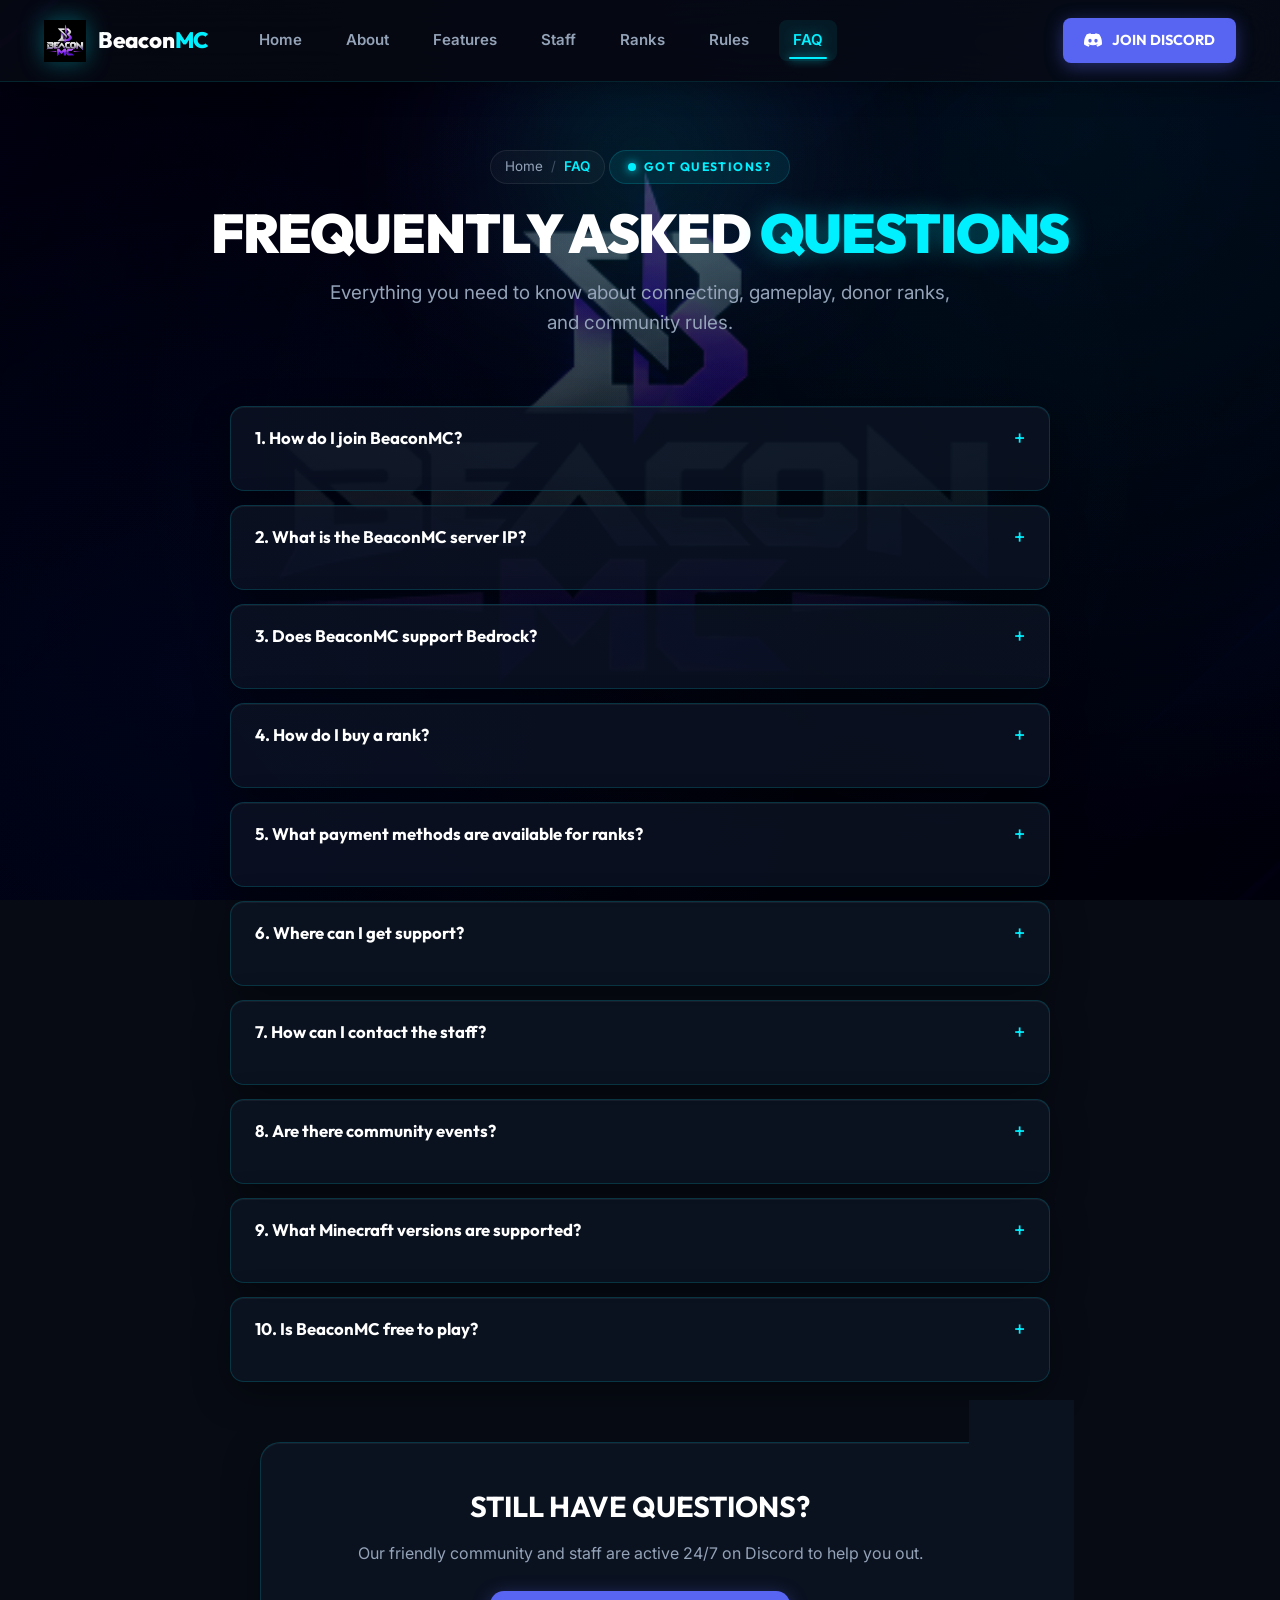
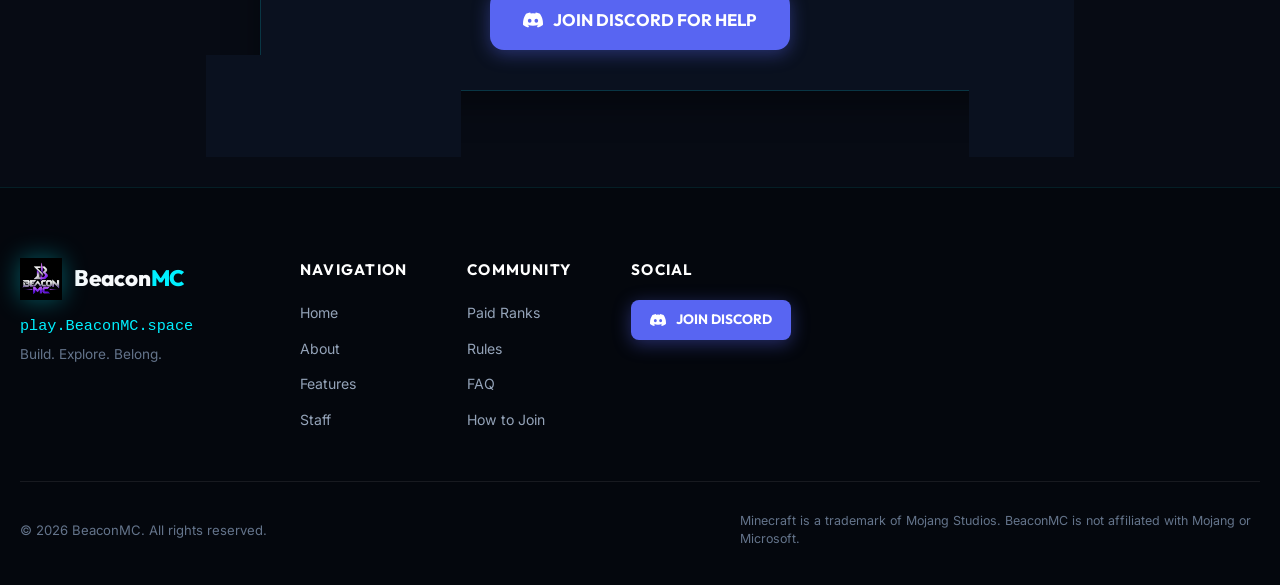
<file: BeaconMC/faq.html>
<!DOCTYPE html>
<html lang="en">
<head>
  <meta charset="UTF-8">
  <meta name="viewport" content="width=device-width, initial-scale=1.0">
  <title>FAQ | BeaconMC Official Minecraft Network</title>
  <meta name="description" content="Frequently asked questions about joining BeaconMC, server IP, Bedrock support, donor ranks, and supported Minecraft versions.">

  <!-- Open Graph / Meta -->
  <meta property="og:type" content="website">
  <meta property="og:title" content="FAQ | BeaconMC Official Minecraft Network">
  <meta property="og:description" content="Got questions? Find answers to everything you need to know about joining and playing on BeaconMC.">
  <meta property="og:image" content="assets/logo.png">
  <meta property="og:url" content="https://play.BeaconMC.space/faq.html">
  <meta name="theme-color" content="#00f0ff">

  <!-- Favicon -->
  <link rel="icon" type="image/png" href="assets/logo.png">

  <!-- Google Fonts: Inter & Outfit -->
  <link rel="preconnect" href="https://fonts.googleapis.com">
  <link rel="preconnect" href="https://fonts.gstatic.com" crossorigin>
  <link href="https://fonts.googleapis.com/css2?family=Inter:wght@300;400;500;600;700&family=Outfit:wght@500;600;700;800;900&display=swap" rel="stylesheet">

  <link rel="stylesheet" href="style.css">
</head>
<body>

  <!-- Background Canvas -->
  <div class="site-bg" aria-hidden="true">
    <div class="site-backdrop-element" id="backdrop-19132" data-backdrop="19132"></div>
  </div>

  <!-- Accessible Skip Link -->
  <a href="#main-content" class="skip-link">Skip to main content</a>

  <!-- Header / Sticky Navigation -->
  <header class="site-header" id="site-header">
    <div class="header-container">
      <a href="index.html" class="brand-link" aria-label="BeaconMC Home">
        <img src="assets/logo.png" alt="BeaconMC Logo" class="brand-logo" width="42" height="42">
        <span class="brand-text">Beacon<span class="brand-highlight">MC</span></span>
      </a>

      <nav class="desktop-nav" aria-label="Main Navigation">
        <ul class="nav-list">
          <li><a href="index.html" class="nav-link">Home</a></li>
          <li><a href="about.html" class="nav-link">About</a></li>
          <li><a href="features.html" class="nav-link">Features</a></li>
          <li><a href="staff.html" class="nav-link">Staff</a></li>
          <li><a href="ranks.html" class="nav-link">Ranks</a></li>
          <li><a href="rules.html" class="nav-link">Rules</a></li>
          <li><a href="faq.html" class="nav-link active">FAQ</a></li>
        </ul>
      </nav>

      <div class="header-actions">
        <a href="https://discord.gg/SKrMS7WA3" target="_blank" rel="noopener noreferrer" class="btn btn-discord btn-sm header-discord-btn">
          <svg class="icon-discord" viewBox="0 0 24 24" width="18" height="18" fill="currentColor" aria-hidden="true">
            <path d="M20.317 4.37a19.791 19.791 0 0 0-4.885-1.515.074.074 0 0 0-.079.037c-.21.375-.444.864-.608 1.25a18.27 18.27 0 0 0-5.487 0 12.64 12.64 0 0 0-.617-1.25.077.077 0 0 0-.079-.037A19.736 19.736 0 0 0 3.677 4.37a.07.07 0 0 0-.032.027C.533 9.046-.32 13.58.099 18.057a.082.082 0 0 0 .031.057 19.9 19.9 0 0 0 5.993 3.03.078.078 0 0 0 .084-.028c.462-.63.874-1.295 1.226-1.994.021-.041.001-.09-.041-.106a13.107 13.107 0 0 1-1.872-.892.077.077 0 0 1-.008-.128 10.2 10.2 0 0 0 .372-.292.074.074 0 0 1 .077-.01c3.929 1.793 8.18 1.793 12.061 0a.074.074 0 0 1 .078.01c.12.098.246.198.373.292a.077.077 0 0 1-.006.127 12.299 12.299 0 0 1-1.873.894.077.077 0 0 0-.041.107c.36.698.772 1.362 1.225 1.993a.076.076 0 0 0 .084.028 19.839 19.839 0 0 0 6.002-3.03.077.077 0 0 0 .032-.054c.5-5.177-.838-9.674-3.549-13.66a.061.061 0 0 0-.031-.028zM8.02 15.33c-1.183 0-2.157-1.085-2.157-2.419 0-1.333.956-2.419 2.157-2.419 1.21 0 2.176 1.096 2.157 2.42 0 1.333-.956 2.418-2.157 2.418zm7.975 0c-1.183 0-2.157-1.085-2.157-2.419 0-1.333.955-2.419 2.157-2.419 1.21 0 2.176 1.096 2.157 2.42 0 1.333-.946 2.418-2.157 2.418z"/>
          </svg>
          <span>JOIN DISCORD</span>
        </a>

        <!-- Mobile Menu Toggle Button -->
        <button type="button" class="mobile-toggle-btn" id="mobile-toggle-btn" aria-label="Toggle navigation menu" aria-expanded="false" aria-controls="mobile-nav">
          <span class="hamburger-line"></span>
          <span class="hamburger-line"></span>
          <span class="hamburger-line"></span>
        </button>
      </div>
    </div>

    <!-- Mobile Navigation Drawer -->
    <div class="mobile-nav" id="mobile-nav" aria-label="Mobile Navigation" hidden>
      <ul class="mobile-nav-list">
        <li><a href="index.html" class="mobile-nav-link">Home</a></li>
        <li><a href="about.html" class="mobile-nav-link">About</a></li>
        <li><a href="features.html" class="mobile-nav-link">Features</a></li>
        <li><a href="staff.html" class="mobile-nav-link">Staff</a></li>
        <li><a href="ranks.html" class="mobile-nav-link">Ranks</a></li>
        <li><a href="rules.html" class="mobile-nav-link">Rules</a></li>
        <li><a href="faq.html" class="mobile-nav-link active">FAQ</a></li>
      </ul>
      <div class="mobile-nav-footer">
        <a href="https://discord.gg/SKrMS7WA3" target="_blank" rel="noopener noreferrer" class="btn btn-discord btn-block">
          <svg class="icon-discord" viewBox="0 0 24 24" width="18" height="18" fill="currentColor" aria-hidden="true">
            <path d="M20.317 4.37a19.791 19.791 0 0 0-4.885-1.515.074.074 0 0 0-.079.037c-.21.375-.444.864-.608 1.25a18.27 18.27 0 0 0-5.487 0 12.64 12.64 0 0 0-.617-1.25.077.077 0 0 0-.079-.037A19.736 19.736 0 0 0 3.677 4.37a.07.07 0 0 0-.032.027C.533 9.046-.32 13.58.099 18.057a.082.082 0 0 0 .031.057 19.9 19.9 0 0 0 5.993 3.03.078.078 0 0 0 .084-.028c.462-.63.874-1.295 1.226-1.994.021-.041.001-.09-.041-.106a13.107 13.107 0 0 1-1.872-.892.077.077 0 0 1-.008-.128 10.2 10.2 0 0 0 .372-.292.074.074 0 0 1 .077-.01c3.929 1.793 8.18 1.793 12.061 0a.074.074 0 0 1 .078.01c.12.098.246.198.373.292a.077.077 0 0 1-.006.127 12.299 12.299 0 0 1-1.873.894.077.077 0 0 0-.041.107c.36.698.772 1.362 1.225 1.993a.076.076 0 0 0 .084.028 19.839 19.839 0 0 0 6.002-3.03.077.077 0 0 0 .032-.054c.5-5.177-.838-9.674-3.549-13.66a.061.061 0 0 0-.031-.028zM8.02 15.33c-1.183 0-2.157-1.085-2.157-2.419 0-1.333.956-2.419 2.157-2.419 1.21 0 2.176 1.096 2.157 2.42 0 1.333-.956 2.418-2.157 2.418zm7.975 0c-1.183 0-2.157-1.085-2.157-2.419 0-1.333.955-2.419 2.157-2.419 1.21 0 2.176 1.096 2.157 2.42 0 1.333-.946 2.418-2.157 2.418z"/>
          </svg>
          <span>JOIN DISCORD</span>
        </a>
      </div>
    </div>
  </header>

  <!-- Main Content Area -->
  <main id="main-content" class="page-wrapper">

    <!-- Dedicated Page Hero -->
    <section class="page-hero">
      <div class="page-hero-container">
        <nav class="page-breadcrumb" aria-label="Breadcrumb">
          <a href="index.html">Home</a>
          <span class="page-breadcrumb-sep">/</span>
          <span class="page-breadcrumb-current">FAQ</span>
        </nav>
        <div class="page-hero-badge">
          <span class="badge-dot"></span>
          <span>GOT QUESTIONS?</span>
        </div>
        <h1 class="page-hero-title">FREQUENTLY ASKED <span class="text-cyan-glow">QUESTIONS</span></h1>
        <p class="page-hero-subtitle">
          Everything you need to know about connecting, gameplay, donor ranks, and community rules.
        </p>
      </div>
    </section>

    <!-- FAQ Accordion Content Section -->
    <section class="subpage-container">
      
      <div class="faq-accordion" id="faq-accordion">
        
        <!-- Q1 -->
        <div class="faq-item glass-panel reveal-on-scroll reveal-delay-1">
          <button type="button" class="faq-trigger" id="faq-btn-1" aria-expanded="false" aria-controls="faq-ans-1">
            <span class="faq-question">1. How do I join BeaconMC?</span>
            <span class="faq-icon" aria-hidden="true">+</span>
          </button>
          <div class="faq-content" id="faq-ans-1" role="region" aria-labelledby="faq-btn-1" aria-hidden="true">
            <div class="faq-body">
              Open Minecraft and navigate to Multiplayer. Click "Add Server", enter <code>play.BeaconMC.space</code> as the Server Address, and connect! Bedrock players can also join using the same IP.
            </div>
          </div>
        </div>

        <!-- Q2 -->
        <div class="faq-item glass-panel reveal-on-scroll reveal-delay-2">
          <button type="button" class="faq-trigger" id="faq-btn-2" aria-expanded="false" aria-controls="faq-ans-2">
            <span class="faq-question">2. What is the BeaconMC server IP?</span>
            <span class="faq-icon" aria-hidden="true">+</span>
          </button>
          <div class="faq-content" id="faq-ans-2" role="region" aria-labelledby="faq-btn-2" aria-hidden="true">
            <div class="faq-body">
              Both Java Edition and Bedrock Edition connect using the exact server address: <code>play.BeaconMC.space</code>.
            </div>
          </div>
        </div>

        <!-- Q3 -->
        <div class="faq-item glass-panel reveal-on-scroll reveal-delay-3">
          <button type="button" class="faq-trigger" id="faq-btn-3" aria-expanded="false" aria-controls="faq-ans-3">
            <span class="faq-question">3. Does BeaconMC support Bedrock?</span>
            <span class="faq-icon" aria-hidden="true">+</span>
          </button>
          <div class="faq-content" id="faq-ans-3" role="region" aria-labelledby="faq-btn-3" aria-hidden="true">
            <div class="faq-body">
              Yes, BeaconMC proudly supports Bedrock players! Connect using <code>play.BeaconMC.space</code> with Bedrock port <strong>19132</strong>. Check our Discord for support and updates!
            </div>
          </div>
        </div>

        <!-- Q4 -->
        <div class="faq-item glass-panel reveal-on-scroll reveal-delay-4">
          <button type="button" class="faq-trigger" id="faq-btn-4" aria-expanded="false" aria-controls="faq-ans-4">
            <span class="faq-question">4. How do I buy a rank?</span>
            <span class="faq-icon" aria-hidden="true">+</span>
          </button>
          <div class="faq-content" id="faq-ans-4" role="region" aria-labelledby="faq-btn-4" aria-hidden="true">
            <div class="faq-body">
              Ranks are purchased exclusively through our Discord! Click any "JOIN DISCORD TO BUY" button, join our official Discord server, and open a "Buy Ranks Ticket" in our support channel.
            </div>
          </div>
        </div>

        <!-- Q5 -->
        <div class="faq-item glass-panel reveal-on-scroll reveal-delay-5">
          <button type="button" class="faq-trigger" id="faq-btn-5" aria-expanded="false" aria-controls="faq-ans-5">
            <span class="faq-question">5. What payment methods are available for ranks?</span>
            <span class="faq-icon" aria-hidden="true">+</span>
          </button>
          <div class="faq-content" id="faq-ans-5" role="region" aria-labelledby="faq-btn-5" aria-hidden="true">
            <div class="faq-body">
              We accept UPI, PhonePe, Google Pay, and Paytm directly inside our Discord tickets. There is no web checkout.
            </div>
          </div>
        </div>

        <!-- Q6 -->
        <div class="faq-item glass-panel reveal-on-scroll reveal-delay-1">
          <button type="button" class="faq-trigger" id="faq-btn-6" aria-expanded="false" aria-controls="faq-ans-6">
            <span class="faq-question">6. Where can I get support?</span>
            <span class="faq-icon" aria-hidden="true">+</span>
          </button>
          <div class="faq-content" id="faq-ans-6" role="region" aria-labelledby="faq-btn-6" aria-hidden="true">
            <div class="faq-body">
              Support is readily available 24/7 on our Discord server. You can ask in our help channels or open a dedicated support ticket.
            </div>
          </div>
        </div>

        <!-- Q7 -->
        <div class="faq-item glass-panel reveal-on-scroll reveal-delay-2">
          <button type="button" class="faq-trigger" id="faq-btn-7" aria-expanded="false" aria-controls="faq-ans-7">
            <span class="faq-question">7. How can I contact the staff?</span>
            <span class="faq-icon" aria-hidden="true">+</span>
          </button>
          <div class="faq-content" id="faq-ans-7" role="region" aria-labelledby="faq-btn-7" aria-hidden="true">
            <div class="faq-body">
              Our staff team can be reached directly through the BeaconMC Discord server via ticket or direct chat. You can view all our active leadership and staff members on our <a href="staff.html" style="color: var(--accent-cyan); text-decoration: underline;">Staff page</a>.
            </div>
          </div>
        </div>

        <!-- Q8 -->
        <div class="faq-item glass-panel reveal-on-scroll reveal-delay-3">
          <button type="button" class="faq-trigger" id="faq-btn-8" aria-expanded="false" aria-controls="faq-ans-8">
            <span class="faq-question">8. Are there community events?</span>
            <span class="faq-icon" aria-hidden="true">+</span>
          </button>
          <div class="faq-content" id="faq-ans-8" role="region" aria-labelledby="faq-btn-8" aria-hidden="true">
            <div class="faq-body">
              Yes! We host regular community events, building challenges, seasonal contests, and adventure activities announced in our Discord.
            </div>
          </div>
        </div>

        <!-- Q9 -->
        <div class="faq-item glass-panel reveal-on-scroll reveal-delay-4">
          <button type="button" class="faq-trigger" id="faq-btn-9" aria-expanded="false" aria-controls="faq-ans-9">
            <span class="faq-question">9. What Minecraft versions are supported?</span>
            <span class="faq-icon" aria-hidden="true">+</span>
          </button>
          <div class="faq-content" id="faq-ans-9" role="region" aria-labelledby="faq-btn-9" aria-hidden="true">
            <div class="faq-body">
              The actual server version is <strong>1.21.11</strong>. With ViaVersion, ViaBackwards, and ViaRewind installed, Java Edition players can connect on versions from <strong>1.7.10 up to 26.3</strong>! Bedrock is also supported.
            </div>
          </div>
        </div>

        <!-- Q10 -->
        <div class="faq-item glass-panel reveal-on-scroll reveal-delay-5">
          <button type="button" class="faq-trigger" id="faq-btn-10" aria-expanded="false" aria-controls="faq-ans-10">
            <span class="faq-question">10. Is BeaconMC free to play?</span>
            <span class="faq-icon" aria-hidden="true">+</span>
          </button>
          <div class="faq-content" id="faq-ans-10" role="region" aria-labelledby="faq-btn-10" aria-hidden="true">
            <div class="faq-body">
              Yes, BeaconMC is 100% free to join and play! All core features and survival gameplay are accessible to every player. Ranks are purely optional aesthetic and utility perks that help support server hosting costs.
            </div>
          </div>
        </div>

      </div>

      <!-- Additional Support CTA Card -->
      <div style="margin-top: 60px; text-align: center;" class="reveal-on-scroll">
        <div class="glass-panel" style="padding: 40px; max-width: 760px; margin: 0 auto;">
          <h3 style="font-family: var(--font-heading); font-size: 1.8rem; margin-bottom: 12px; color: #ffffff;">STILL HAVE QUESTIONS?</h3>
          <p style="color: var(--text-secondary); margin-bottom: 24px;">Our friendly community and staff are active 24/7 on Discord to help you out.</p>
          <a href="https://discord.gg/SKrMS7WA3" target="_blank" rel="noopener noreferrer" class="btn btn-discord btn-lg">
            <svg class="icon-discord" viewBox="0 0 24 24" width="20" height="20" fill="currentColor" aria-hidden="true">
              <path d="M20.317 4.37a19.791 19.791 0 0 0-4.885-1.515.074.074 0 0 0-.079.037c-.21.375-.444.864-.608 1.25a18.27 18.27 0 0 0-5.487 0 12.64 12.64 0 0 0-.617-1.25.077.077 0 0 0-.079-.037A19.736 19.736 0 0 0 3.677 4.37a.07.07 0 0 0-.032.027C.533 9.046-.32 13.58.099 18.057a.082.082 0 0 0 .031.057 19.9 19.9 0 0 0 5.993 3.03.078.078 0 0 0 .084-.028c.462-.63.874-1.295 1.226-1.994.021-.041.001-.09-.041-.106a13.107 13.107 0 0 1-1.872-.892.077.077 0 0 1-.008-.128 10.2 10.2 0 0 0 .372-.292.074.074 0 0 1 .077-.01c3.929 1.793 8.18 1.793 12.061 0a.074.074 0 0 1 .078.01c.12.098.246.198.373.292a.077.077 0 0 1-.006.127 12.299 12.299 0 0 1-1.873.894.077.077 0 0 0-.041.107c.36.698.772 1.362 1.225 1.993a.076.076 0 0 0 .084.028 19.839 19.839 0 0 0 6.002-3.03.077.077 0 0 0 .032-.054c.5-5.177-.838-9.674-3.549-13.66a.061.061 0 0 0-.031-.028zM8.02 15.33c-1.183 0-2.157-1.085-2.157-2.419 0-1.333.956-2.419 2.157-2.419 1.21 0 2.176 1.096 2.157 2.42 0 1.333-.956 2.418-2.157 2.418zm7.975 0c-1.183 0-2.157-1.085-2.157-2.419 0-1.333.955-2.419 2.157-2.419 1.21 0 2.176 1.096 2.157 2.42 0 1.333-.946 2.418-2.157 2.418z"/>
            </svg>
            <span>JOIN DISCORD FOR HELP</span>
          </a>
        </div>
      </div>

    </section>

  </main>

  <!-- Footer -->
  <footer class="site-footer">
    <div class="footer-container">
      <div class="footer-top">
        <div class="footer-brand">
          <div class="footer-brand-header">
            <img src="assets/logo.png" alt="BeaconMC Logo" class="brand-logo" width="36" height="36">
            <span class="brand-text">Beacon<span class="brand-highlight">MC</span></span>
          </div>
          <p class="footer-server-ip font-mono">play.BeaconMC.space</p>
          <p class="footer-tagline">Build. Explore. Belong.</p>
        </div>

        <nav class="footer-nav" aria-label="Footer Navigation">
          <div class="footer-nav-col">
            <h4 class="footer-col-title">Navigation</h4>
            <ul class="footer-links-list">
              <li><a href="index.html">Home</a></li>
              <li><a href="about.html">About</a></li>
              <li><a href="features.html">Features</a></li>
              <li><a href="staff.html">Staff</a></li>
            </ul>
          </div>

          <div class="footer-nav-col">
            <h4 class="footer-col-title">Community</h4>
            <ul class="footer-links-list">
              <li><a href="ranks.html">Paid Ranks</a></li>
              <li><a href="rules.html">Rules</a></li>
              <li><a href="faq.html">FAQ</a></li>
              <li><a href="index.html#how-to-join">How to Join</a></li>
            </ul>
          </div>

          <div class="footer-nav-col">
            <h4 class="footer-col-title">Social</h4>
            <a href="https://discord.gg/SKrMS7WA3" target="_blank" rel="noopener noreferrer" class="btn btn-discord btn-sm">
              <svg class="icon-discord" viewBox="0 0 24 24" width="16" height="16" fill="currentColor" aria-hidden="true">
                <path d="M20.317 4.37a19.791 19.791 0 0 0-4.885-1.515.074.074 0 0 0-.079.037c-.21.375-.444.864-.608 1.25a18.27 18.27 0 0 0-5.487 0 12.64 12.64 0 0 0-.617-1.25.077.077 0 0 0-.079-.037A19.736 19.736 0 0 0 3.677 4.37a.07.07 0 0 0-.032.027C.533 9.046-.32 13.58.099 18.057a.082.082 0 0 0 .031.057 19.9 19.9 0 0 0 5.993 3.03.078.078 0 0 0 .084-.028c.462-.63.874-1.295 1.226-1.994.021-.041.001-.09-.041-.106a13.107 13.107 0 0 1-1.872-.892.077.077 0 0 1-.008-.128 10.2 10.2 0 0 0 .372-.292.074.074 0 0 1 .077-.01c3.929 1.793 8.18 1.793 12.061 0a.074.074 0 0 1 .078.01c.12.098.246.198.373.292a.077.077 0 0 1-.006.127 12.299 12.299 0 0 1-1.873.894.077.077 0 0 0-.041.107c.36.698.772 1.362 1.225 1.993a.076.076 0 0 0 .084.028 19.839 19.839 0 0 0 6.002-3.03.077.077 0 0 0 .032-.054c.5-5.177-.838-9.674-3.549-13.66a.061.061 0 0 0-.031-.028zM8.02 15.33c-1.183 0-2.157-1.085-2.157-2.419 0-1.333.956-2.419 2.157-2.419 1.21 0 2.176 1.096 2.157 2.42 0 1.333-.956 2.418-2.157 2.418zm7.975 0c-1.183 0-2.157-1.085-2.157-2.419 0-1.333.955-2.419 2.157-2.419 1.21 0 2.176 1.096 2.157 2.42 0 1.333-.946 2.418-2.157 2.418z"/>
              </svg>
              <span>JOIN DISCORD</span>
            </a>
          </div>
        </nav>
      </div>

      <div class="footer-bottom">
        <p class="copyright-text">© 2026 BeaconMC. All rights reserved.</p>
        <p class="disclaimer-text">Minecraft is a trademark of Mojang Studios. BeaconMC is not affiliated with Mojang or Microsoft.</p>
      </div>
    </div>
  </footer>

  <script src="script.js"></script>
</body>
</html>
</file>
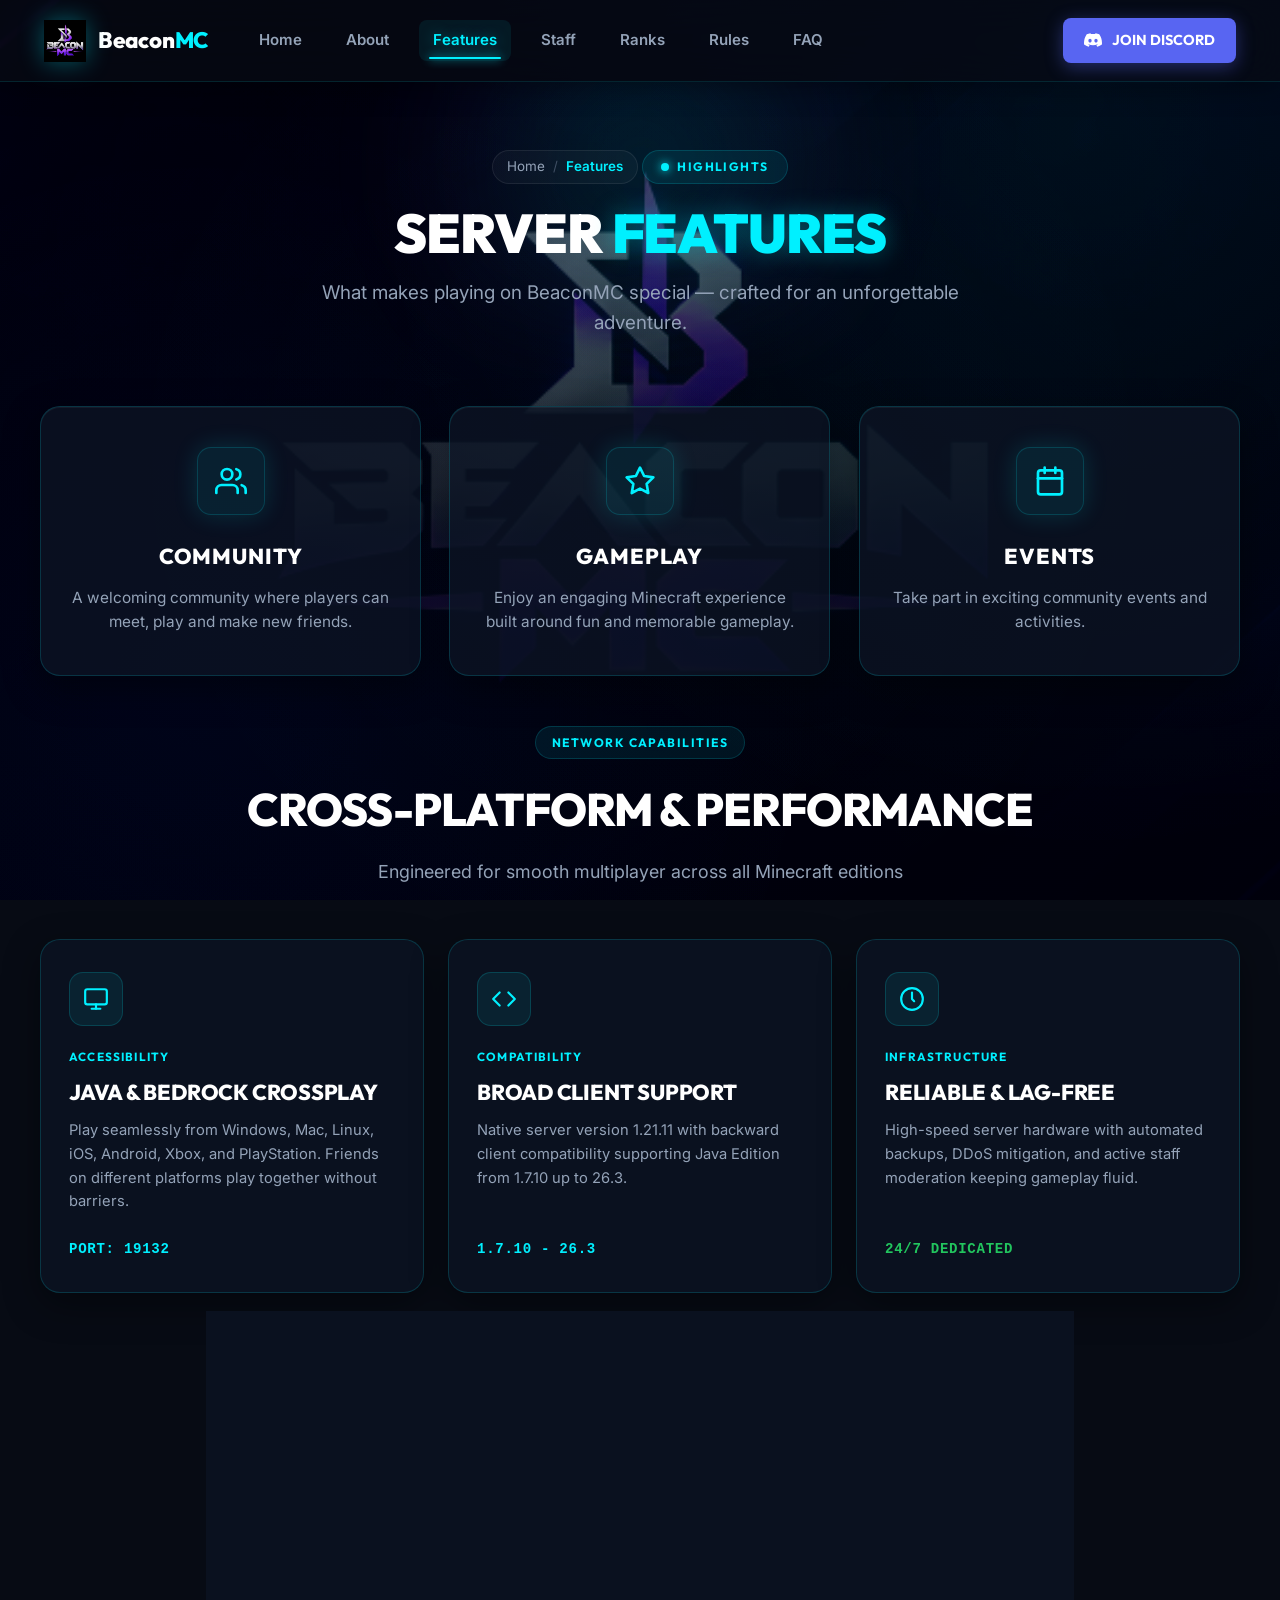
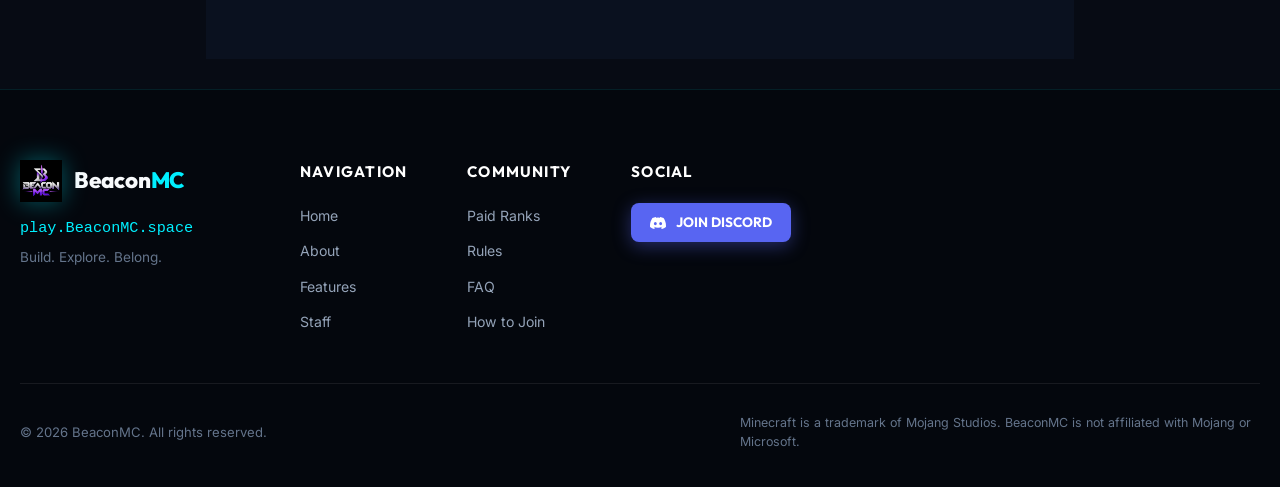
<file: BeaconMC/features.html>
<!DOCTYPE html>
<html lang="en">
<head>
  <meta charset="UTF-8">
  <meta name="viewport" content="width=device-width, initial-scale=1.0">
  <title>Features | BeaconMC Official Minecraft Network</title>
  <meta name="description" content="Explore what makes playing on BeaconMC special: our welcoming community, thrilling gameplay, crossplay support, and exciting events.">

  <!-- Open Graph / Meta -->
  <meta property="og:type" content="website">
  <meta property="og:title" content="Features | BeaconMC Official Minecraft Network">
  <meta property="og:description" content="Explore what makes playing on BeaconMC special: our welcoming community, thrilling gameplay, and exciting events.">
  <meta property="og:image" content="assets/logo.png">
  <meta property="og:url" content="https://play.BeaconMC.space/features.html">
  <meta name="theme-color" content="#00f0ff">

  <!-- Favicon -->
  <link rel="icon" type="image/png" href="assets/logo.png">

  <!-- Google Fonts: Inter & Outfit -->
  <link rel="preconnect" href="https://fonts.googleapis.com">
  <link rel="preconnect" href="https://fonts.gstatic.com" crossorigin>
  <link href="https://fonts.googleapis.com/css2?family=Inter:wght@300;400;500;600;700&family=Outfit:wght@500;600;700;800;900&display=swap" rel="stylesheet">

  <link rel="stylesheet" href="style.css">
</head>
<body>

  <!-- Background Canvas -->
  <div class="site-bg" aria-hidden="true">
    <div class="site-backdrop-element" id="backdrop-19132" data-backdrop="19132"></div>
  </div>

  <!-- Accessible Skip Link -->
  <a href="#main-content" class="skip-link">Skip to main content</a>

  <!-- Header / Sticky Navigation -->
  <header class="site-header" id="site-header">
    <div class="header-container">
      <a href="index.html" class="brand-link" aria-label="BeaconMC Home">
        <img src="assets/logo.png" alt="BeaconMC Logo" class="brand-logo" width="42" height="42">
        <span class="brand-text">Beacon<span class="brand-highlight">MC</span></span>
      </a>

      <nav class="desktop-nav" aria-label="Main Navigation">
        <ul class="nav-list">
          <li><a href="index.html" class="nav-link">Home</a></li>
          <li><a href="about.html" class="nav-link">About</a></li>
          <li><a href="features.html" class="nav-link active">Features</a></li>
          <li><a href="staff.html" class="nav-link">Staff</a></li>
          <li><a href="ranks.html" class="nav-link">Ranks</a></li>
          <li><a href="rules.html" class="nav-link">Rules</a></li>
          <li><a href="faq.html" class="nav-link">FAQ</a></li>
        </ul>
      </nav>

      <div class="header-actions">
        <a href="https://discord.gg/SKrMS7WA3" target="_blank" rel="noopener noreferrer" class="btn btn-discord btn-sm header-discord-btn">
          <svg class="icon-discord" viewBox="0 0 24 24" width="18" height="18" fill="currentColor" aria-hidden="true">
            <path d="M20.317 4.37a19.791 19.791 0 0 0-4.885-1.515.074.074 0 0 0-.079.037c-.21.375-.444.864-.608 1.25a18.27 18.27 0 0 0-5.487 0 12.64 12.64 0 0 0-.617-1.25.077.077 0 0 0-.079-.037A19.736 19.736 0 0 0 3.677 4.37a.07.07 0 0 0-.032.027C.533 9.046-.32 13.58.099 18.057a.082.082 0 0 0 .031.057 19.9 19.9 0 0 0 5.993 3.03.078.078 0 0 0 .084-.028c.462-.63.874-1.295 1.226-1.994.021-.041.001-.09-.041-.106a13.107 13.107 0 0 1-1.872-.892.077.077 0 0 1-.008-.128 10.2 10.2 0 0 0 .372-.292.074.074 0 0 1 .077-.01c3.929 1.793 8.18 1.793 12.061 0a.074.074 0 0 1 .078.01c.12.098.246.198.373.292a.077.077 0 0 1-.006.127 12.299 12.299 0 0 1-1.873.894.077.077 0 0 0-.041.107c.36.698.772 1.362 1.225 1.993a.076.076 0 0 0 .084.028 19.839 19.839 0 0 0 6.002-3.03.077.077 0 0 0 .032-.054c.5-5.177-.838-9.674-3.549-13.66a.061.061 0 0 0-.031-.028zM8.02 15.33c-1.183 0-2.157-1.085-2.157-2.419 0-1.333.956-2.419 2.157-2.419 1.21 0 2.176 1.096 2.157 2.42 0 1.333-.956 2.418-2.157 2.418zm7.975 0c-1.183 0-2.157-1.085-2.157-2.419 0-1.333.955-2.419 2.157-2.419 1.21 0 2.176 1.096 2.157 2.42 0 1.333-.946 2.418-2.157 2.418z"/>
          </svg>
          <span>JOIN DISCORD</span>
        </a>

        <!-- Mobile Menu Toggle Button -->
        <button type="button" class="mobile-toggle-btn" id="mobile-toggle-btn" aria-label="Toggle navigation menu" aria-expanded="false" aria-controls="mobile-nav">
          <span class="hamburger-line"></span>
          <span class="hamburger-line"></span>
          <span class="hamburger-line"></span>
        </button>
      </div>
    </div>

    <!-- Mobile Navigation Drawer -->
    <div class="mobile-nav" id="mobile-nav" aria-label="Mobile Navigation" hidden>
      <ul class="mobile-nav-list">
        <li><a href="index.html" class="mobile-nav-link">Home</a></li>
        <li><a href="about.html" class="mobile-nav-link">About</a></li>
        <li><a href="features.html" class="mobile-nav-link active">Features</a></li>
        <li><a href="staff.html" class="mobile-nav-link">Staff</a></li>
        <li><a href="ranks.html" class="mobile-nav-link">Ranks</a></li>
        <li><a href="rules.html" class="mobile-nav-link">Rules</a></li>
        <li><a href="faq.html" class="mobile-nav-link">FAQ</a></li>
      </ul>
      <div class="mobile-nav-footer">
        <a href="https://discord.gg/SKrMS7WA3" target="_blank" rel="noopener noreferrer" class="btn btn-discord btn-block">
          <svg class="icon-discord" viewBox="0 0 24 24" width="18" height="18" fill="currentColor" aria-hidden="true">
            <path d="M20.317 4.37a19.791 19.791 0 0 0-4.885-1.515.074.074 0 0 0-.079.037c-.21.375-.444.864-.608 1.25a18.27 18.27 0 0 0-5.487 0 12.64 12.64 0 0 0-.617-1.25.077.077 0 0 0-.079-.037A19.736 19.736 0 0 0 3.677 4.37a.07.07 0 0 0-.032.027C.533 9.046-.32 13.58.099 18.057a.082.082 0 0 0 .031.057 19.9 19.9 0 0 0 5.993 3.03.078.078 0 0 0 .084-.028c.462-.63.874-1.295 1.226-1.994.021-.041.001-.09-.041-.106a13.107 13.107 0 0 1-1.872-.892.077.077 0 0 1-.008-.128 10.2 10.2 0 0 0 .372-.292.074.074 0 0 1 .077-.01c3.929 1.793 8.18 1.793 12.061 0a.074.074 0 0 1 .078.01c.12.098.246.198.373.292a.077.077 0 0 1-.006.127 12.299 12.299 0 0 1-1.873.894.077.077 0 0 0-.041.107c.36.698.772 1.362 1.225 1.993a.076.076 0 0 0 .084.028 19.839 19.839 0 0 0 6.002-3.03.077.077 0 0 0 .032-.054c.5-5.177-.838-9.674-3.549-13.66a.061.061 0 0 0-.031-.028zM8.02 15.33c-1.183 0-2.157-1.085-2.157-2.419 0-1.333.956-2.419 2.157-2.419 1.21 0 2.176 1.096 2.157 2.42 0 1.333-.956 2.418-2.157 2.418zm7.975 0c-1.183 0-2.157-1.085-2.157-2.419 0-1.333.955-2.419 2.157-2.419 1.21 0 2.176 1.096 2.157 2.42 0 1.333-.946 2.418-2.157 2.418z"/>
          </svg>
          <span>JOIN DISCORD</span>
        </a>
      </div>
    </div>
  </header>

  <!-- Main Content Area -->
  <main id="main-content" class="page-wrapper">

    <!-- Dedicated Page Hero -->
    <section class="page-hero">
      <div class="page-hero-container">
        <nav class="page-breadcrumb" aria-label="Breadcrumb">
          <a href="index.html">Home</a>
          <span class="page-breadcrumb-sep">/</span>
          <span class="page-breadcrumb-current">Features</span>
        </nav>
        <div class="page-hero-badge">
          <span class="badge-dot"></span>
          <span>HIGHLIGHTS</span>
        </div>
        <h1 class="page-hero-title">SERVER <span class="text-cyan-glow">FEATURES</span></h1>
        <p class="page-hero-subtitle">
          What makes playing on BeaconMC special — crafted for an unforgettable adventure.
        </p>
      </div>
    </section>

    <!-- Features Content Section -->
    <section class="subpage-container">
      
      <!-- Core 3 Mandatory Features -->
      <div class="features-grid">
        <!-- Community Feature -->
        <div class="feature-card glass-panel reveal-on-scroll reveal-delay-1">
          <div class="feature-icon-box">
            <svg viewBox="0 0 24 24" width="32" height="32" fill="none" stroke="currentColor" stroke-width="2" stroke-linecap="round" stroke-linejoin="round" aria-hidden="true">
              <path d="M17 21v-2a4 4 0 0 0-4-4H5a4 4 0 0 0-4 4v2"></path>
              <circle cx="9" cy="7" r="4"></circle>
              <path d="M23 21v-2a4 4 0 0 0-3-3.87"></path>
              <path d="M16 3.13a4 4 0 0 1 0 7.75"></path>
            </svg>
          </div>
          <h3 class="feature-title">COMMUNITY</h3>
          <p class="feature-description">
            A welcoming community where players can meet, play and make new friends.
          </p>
        </div>

        <!-- Gameplay Feature -->
        <div class="feature-card glass-panel reveal-on-scroll reveal-delay-2">
          <div class="feature-icon-box">
            <svg viewBox="0 0 24 24" width="32" height="32" fill="none" stroke="currentColor" stroke-width="2" stroke-linecap="round" stroke-linejoin="round" aria-hidden="true">
              <polygon points="12 2 15.09 8.26 22 9.27 17 14.14 18.18 21.02 12 17.77 5.82 21.02 7 14.14 2 9.27 8.91 8.26 12 2"></polygon>
            </svg>
          </div>
          <h3 class="feature-title">GAMEPLAY</h3>
          <p class="feature-description">
            Enjoy an engaging Minecraft experience built around fun and memorable gameplay.
          </p>
        </div>

        <!-- Events Feature -->
        <div class="feature-card glass-panel reveal-on-scroll reveal-delay-3">
          <div class="feature-icon-box">
            <svg viewBox="0 0 24 24" width="32" height="32" fill="none" stroke="currentColor" stroke-width="2" stroke-linecap="round" stroke-linejoin="round" aria-hidden="true">
              <rect x="3" y="4" width="18" height="18" rx="2" ry="2"></rect>
              <line x1="16" y1="2" x2="16" y2="6"></line>
              <line x1="8" y1="2" x2="8" y2="6"></line>
              <line x1="3" y1="10" x2="21" y2="10"></line>
            </svg>
          </div>
          <h3 class="feature-title">EVENTS</h3>
          <p class="feature-description">
            Take part in exciting community events and activities.
          </p>
        </div>
      </div>

      <!-- Additional Network Capabilities Grid -->
      <div style="margin-top: 50px;">
        <div class="section-header text-center reveal-on-scroll">
          <span class="section-badge">NETWORK CAPABILITIES</span>
          <h2 class="section-title">CROSS-PLATFORM & PERFORMANCE</h2>
          <p class="section-subtitle">Engineered for smooth multiplayer across all Minecraft editions</p>
        </div>

        <div class="home-nav-grid">
          <!-- Crossplay Feature -->
          <div class="home-nav-card glass-panel reveal-on-scroll reveal-delay-1">
            <div class="home-nav-icon-wrap">
              <svg viewBox="0 0 24 24" width="26" height="26" fill="none" stroke="currentColor" stroke-width="2" stroke-linecap="round" stroke-linejoin="round" aria-hidden="true">
                <rect x="2" y="3" width="20" height="14" rx="2" ry="2"></rect>
                <line x1="8" y1="21" x2="16" y2="21"></line>
                <line x1="12" y1="17" x2="12" y2="21"></line>
              </svg>
            </div>
            <span class="home-nav-tag">ACCESSIBILITY</span>
            <h3 class="home-nav-title">JAVA & BEDROCK CROSSPLAY</h3>
            <p class="home-nav-desc">Play seamlessly from Windows, Mac, Linux, iOS, Android, Xbox, and PlayStation. Friends on different platforms play together without barriers.</p>
            <div class="home-nav-footer">
              <span class="font-mono text-cyan">Port: 19132</span>
            </div>
          </div>

          <!-- Version Support Feature -->
          <div class="home-nav-card glass-panel reveal-on-scroll reveal-delay-2">
            <div class="home-nav-icon-wrap">
              <svg viewBox="0 0 24 24" width="26" height="26" fill="none" stroke="currentColor" stroke-width="2" stroke-linecap="round" stroke-linejoin="round" aria-hidden="true">
                <polyline points="16 18 22 12 16 6"></polyline>
                <polyline points="8 6 2 12 8 18"></polyline>
              </svg>
            </div>
            <span class="home-nav-tag">COMPATIBILITY</span>
            <h3 class="home-nav-title">BROAD CLIENT SUPPORT</h3>
            <p class="home-nav-desc">Native server version 1.21.11 with backward client compatibility supporting Java Edition from 1.7.10 up to 26.3.</p>
            <div class="home-nav-footer">
              <span class="font-mono text-cyan">1.7.10 - 26.3</span>
            </div>
          </div>

          <!-- Stability Feature -->
          <div class="home-nav-card glass-panel reveal-on-scroll reveal-delay-3">
            <div class="home-nav-icon-wrap">
              <svg viewBox="0 0 24 24" width="26" height="26" fill="none" stroke="currentColor" stroke-width="2" stroke-linecap="round" stroke-linejoin="round" aria-hidden="true">
                <circle cx="12" cy="12" r="10"></circle>
                <polyline points="12 6 12 12 14 14"></polyline>
              </svg>
            </div>
            <span class="home-nav-tag">INFRASTRUCTURE</span>
            <h3 class="home-nav-title">RELIABLE & LAG-FREE</h3>
            <p class="home-nav-desc">High-speed server hardware with automated backups, DDoS mitigation, and active staff moderation keeping gameplay fluid.</p>
            <div class="home-nav-footer">
              <span class="text-green font-mono">24/7 Dedicated</span>
            </div>
          </div>
        </div>
      </div>

      <!-- Quick CTA Row -->
      <div style="margin-top: 60px; text-align: center;" class="reveal-on-scroll">
        <div class="glass-panel" style="padding: 40px; max-width: 760px; margin: 0 auto;">
          <h3 style="font-family: var(--font-heading); font-size: 1.8rem; margin-bottom: 12px; color: #ffffff;">READY TO DIVE IN?</h3>
          <p style="color: var(--text-secondary); margin-bottom: 24px;">Join hundreds of players on BeaconMC today or check out our donor rank tiers.</p>
          <div style="display: flex; gap: 16px; justify-content: center; flex-wrap: wrap;">
            <a href="ranks.html" class="btn btn-primary">VIEW RANKS</a>
            <a href="https://discord.gg/SKrMS7WA3" target="_blank" rel="noopener noreferrer" class="btn btn-discord">JOIN OUR DISCORD</a>
          </div>
        </div>
      </div>

    </section>

  </main>

  <!-- Footer -->
  <footer class="site-footer">
    <div class="footer-container">
      <div class="footer-top">
        <div class="footer-brand">
          <div class="footer-brand-header">
            <img src="assets/logo.png" alt="BeaconMC Logo" class="brand-logo" width="36" height="36">
            <span class="brand-text">Beacon<span class="brand-highlight">MC</span></span>
          </div>
          <p class="footer-server-ip font-mono">play.BeaconMC.space</p>
          <p class="footer-tagline">Build. Explore. Belong.</p>
        </div>

        <nav class="footer-nav" aria-label="Footer Navigation">
          <div class="footer-nav-col">
            <h4 class="footer-col-title">Navigation</h4>
            <ul class="footer-links-list">
              <li><a href="index.html">Home</a></li>
              <li><a href="about.html">About</a></li>
              <li><a href="features.html">Features</a></li>
              <li><a href="staff.html">Staff</a></li>
            </ul>
          </div>

          <div class="footer-nav-col">
            <h4 class="footer-col-title">Community</h4>
            <ul class="footer-links-list">
              <li><a href="ranks.html">Paid Ranks</a></li>
              <li><a href="rules.html">Rules</a></li>
              <li><a href="faq.html">FAQ</a></li>
              <li><a href="index.html#how-to-join">How to Join</a></li>
            </ul>
          </div>

          <div class="footer-nav-col">
            <h4 class="footer-col-title">Social</h4>
            <a href="https://discord.gg/SKrMS7WA3" target="_blank" rel="noopener noreferrer" class="btn btn-discord btn-sm">
              <svg class="icon-discord" viewBox="0 0 24 24" width="16" height="16" fill="currentColor" aria-hidden="true">
                <path d="M20.317 4.37a19.791 19.791 0 0 0-4.885-1.515.074.074 0 0 0-.079.037c-.21.375-.444.864-.608 1.25a18.27 18.27 0 0 0-5.487 0 12.64 12.64 0 0 0-.617-1.25.077.077 0 0 0-.079-.037A19.736 19.736 0 0 0 3.677 4.37a.07.07 0 0 0-.032.027C.533 9.046-.32 13.58.099 18.057a.082.082 0 0 0 .031.057 19.9 19.9 0 0 0 5.993 3.03.078.078 0 0 0 .084-.028c.462-.63.874-1.295 1.226-1.994.021-.041.001-.09-.041-.106a13.107 13.107 0 0 1-1.872-.892.077.077 0 0 1-.008-.128 10.2 10.2 0 0 0 .372-.292.074.074 0 0 1 .077-.01c3.929 1.793 8.18 1.793 12.061 0a.074.074 0 0 1 .078.01c.12.098.246.198.373.292a.077.077 0 0 1-.006.127 12.299 12.299 0 0 1-1.873.894.077.077 0 0 0-.041.107c.36.698.772 1.362 1.225 1.993a.076.076 0 0 0 .084.028 19.839 19.839 0 0 0 6.002-3.03.077.077 0 0 0 .032-.054c.5-5.177-.838-9.674-3.549-13.66a.061.061 0 0 0-.031-.028zM8.02 15.33c-1.183 0-2.157-1.085-2.157-2.419 0-1.333.956-2.419 2.157-2.419 1.21 0 2.176 1.096 2.157 2.42 0 1.333-.956 2.418-2.157 2.418zm7.975 0c-1.183 0-2.157-1.085-2.157-2.419 0-1.333.955-2.419 2.157-2.419 1.21 0 2.176 1.096 2.157 2.42 0 1.333-.946 2.418-2.157 2.418z"/>
              </svg>
              <span>JOIN DISCORD</span>
            </a>
          </div>
        </nav>
      </div>

      <div class="footer-bottom">
        <p class="copyright-text">© 2026 BeaconMC. All rights reserved.</p>
        <p class="disclaimer-text">Minecraft is a trademark of Mojang Studios. BeaconMC is not affiliated with Mojang or Microsoft.</p>
      </div>
    </div>
  </footer>

  <script src="script.js"></script>
</body>
</html>
</file>
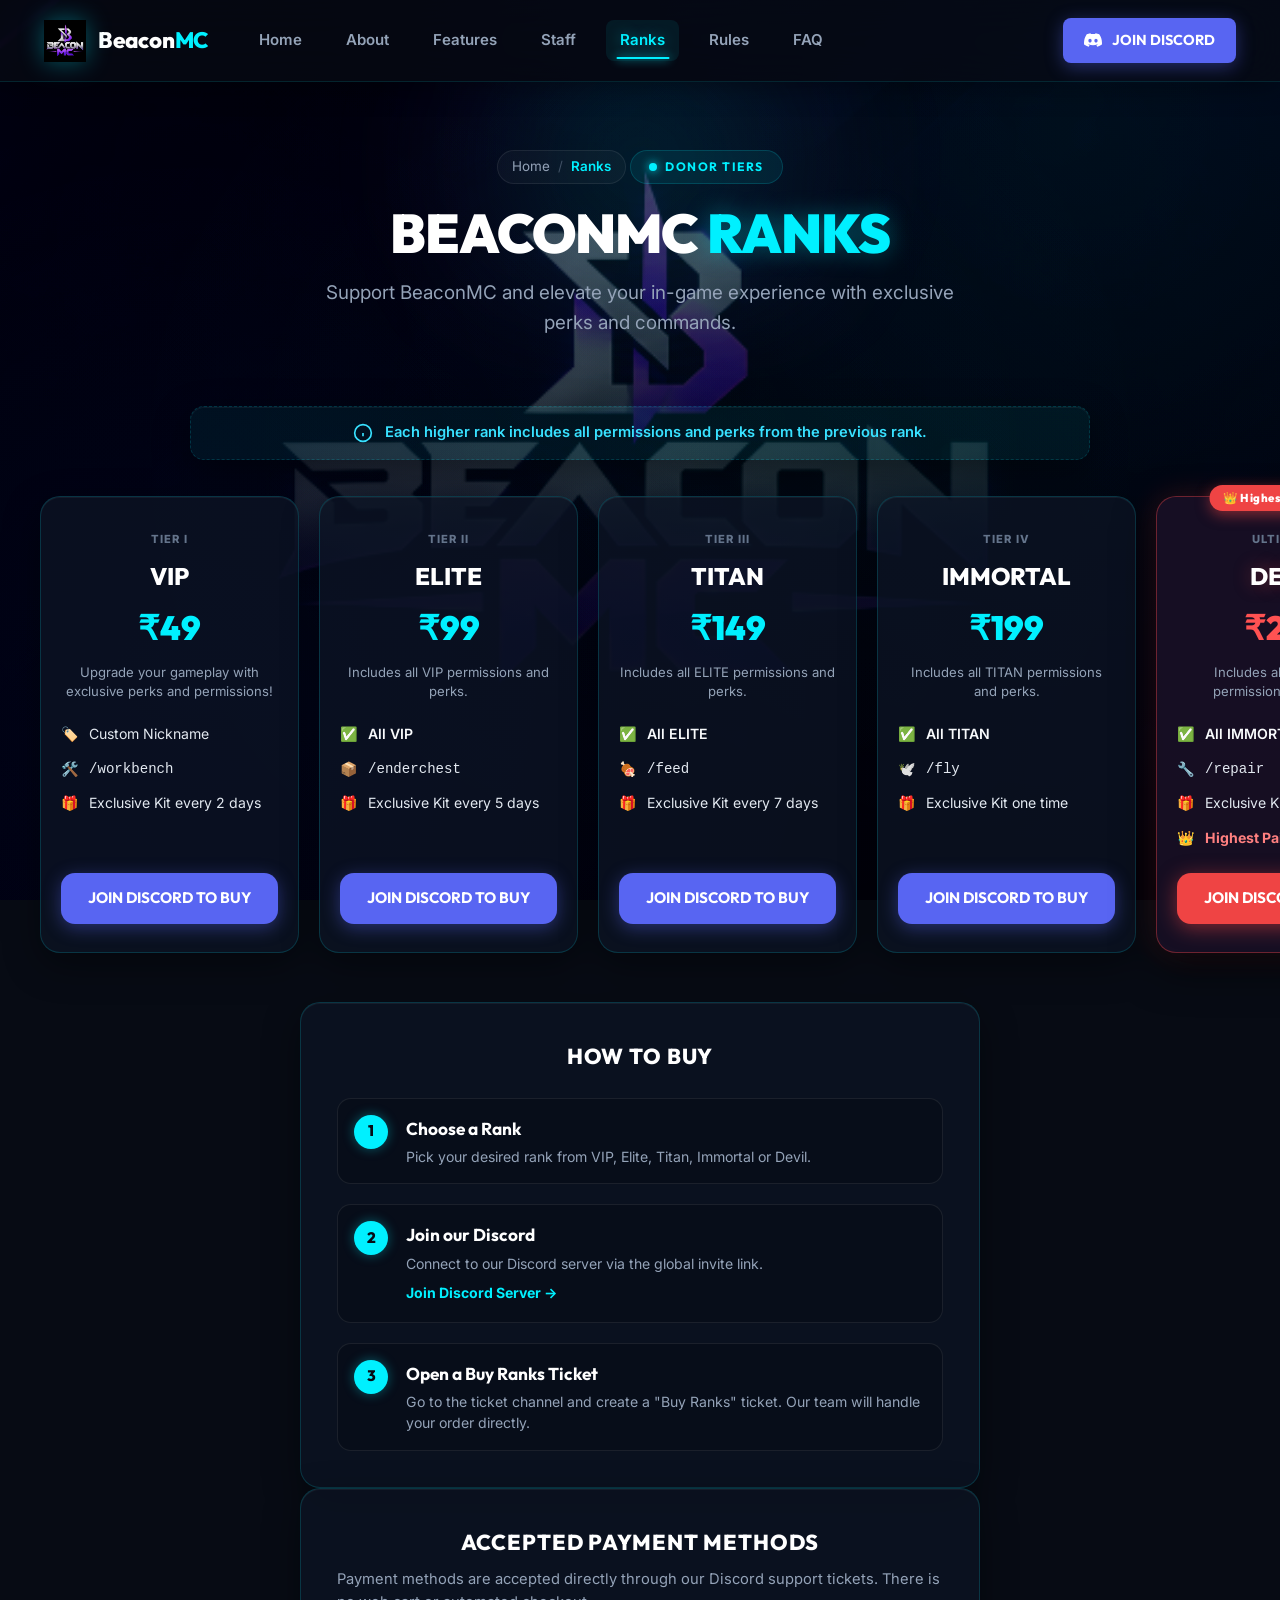
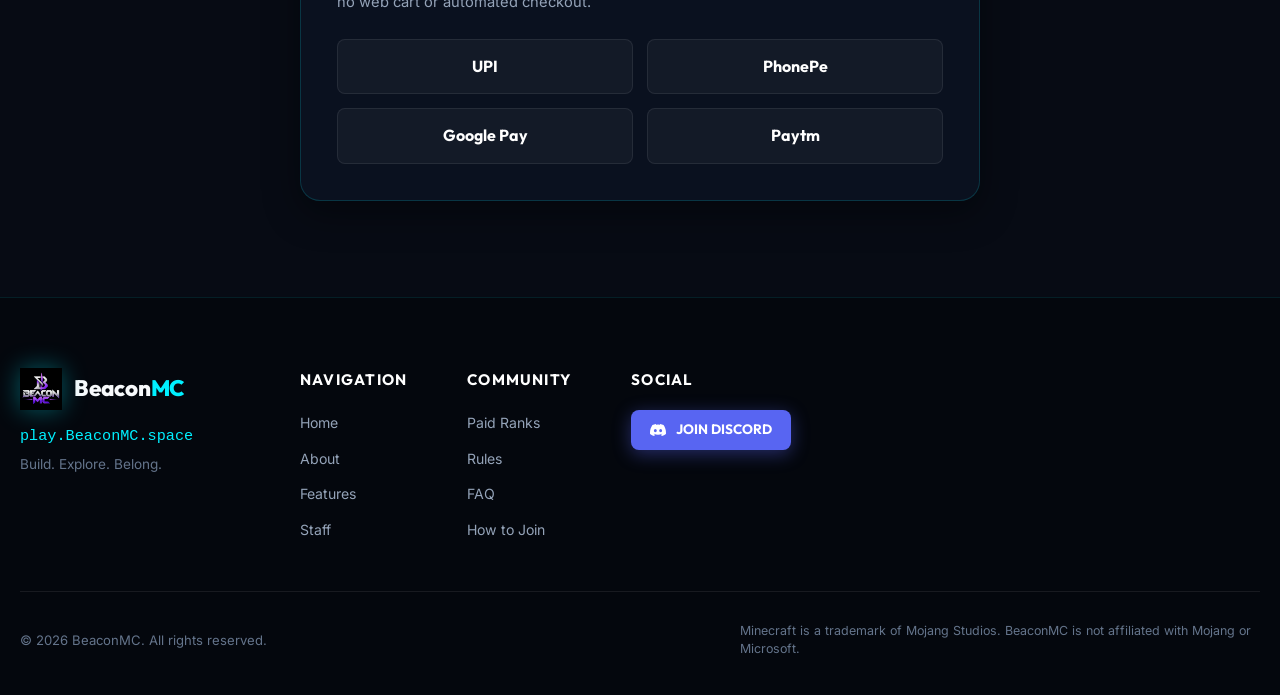
<file: BeaconMC/ranks.html>
<!DOCTYPE html>
<html lang="en">
<head>
  <meta charset="UTF-8">
  <meta name="viewport" content="width=device-width, initial-scale=1.0">
  <title>Ranks | BeaconMC Official Minecraft Network</title>
  <meta name="description" content="Explore VIP, Elite, Titan, Immortal, and Devil rank tiers on BeaconMC. Upgrade your gameplay with exclusive perks and permissions.">

  <!-- Open Graph / Meta -->
  <meta property="og:type" content="website">
  <meta property="og:title" content="Ranks | BeaconMC Official Minecraft Network">
  <meta property="og:description" content="Explore VIP, Elite, Titan, Immortal, and Devil rank tiers on BeaconMC. Support the server and enjoy exclusive perks.">
  <meta property="og:image" content="assets/logo.png">
  <meta property="og:url" content="https://play.BeaconMC.space/ranks.html">
  <meta name="theme-color" content="#00f0ff">

  <!-- Favicon -->
  <link rel="icon" type="image/png" href="assets/logo.png">

  <!-- Google Fonts: Inter & Outfit -->
  <link rel="preconnect" href="https://fonts.googleapis.com">
  <link rel="preconnect" href="https://fonts.gstatic.com" crossorigin>
  <link href="https://fonts.googleapis.com/css2?family=Inter:wght@300;400;500;600;700&family=Outfit:wght@500;600;700;800;900&display=swap" rel="stylesheet">

  <link rel="stylesheet" href="style.css">
</head>
<body>

  <!-- Background Canvas -->
  <div class="site-bg" aria-hidden="true">
    <div class="site-backdrop-element" id="backdrop-19132" data-backdrop="19132"></div>
  </div>

  <!-- Accessible Skip Link -->
  <a href="#main-content" class="skip-link">Skip to main content</a>

  <!-- Header / Sticky Navigation -->
  <header class="site-header" id="site-header">
    <div class="header-container">
      <a href="index.html" class="brand-link" aria-label="BeaconMC Home">
        <img src="assets/logo.png" alt="BeaconMC Logo" class="brand-logo" width="42" height="42">
        <span class="brand-text">Beacon<span class="brand-highlight">MC</span></span>
      </a>

      <nav class="desktop-nav" aria-label="Main Navigation">
        <ul class="nav-list">
          <li><a href="index.html" class="nav-link">Home</a></li>
          <li><a href="about.html" class="nav-link">About</a></li>
          <li><a href="features.html" class="nav-link">Features</a></li>
          <li><a href="staff.html" class="nav-link">Staff</a></li>
          <li><a href="ranks.html" class="nav-link active">Ranks</a></li>
          <li><a href="rules.html" class="nav-link">Rules</a></li>
          <li><a href="faq.html" class="nav-link">FAQ</a></li>
        </ul>
      </nav>

      <div class="header-actions">
        <a href="https://discord.gg/SKrMS7WA3" target="_blank" rel="noopener noreferrer" class="btn btn-discord btn-sm header-discord-btn">
          <svg class="icon-discord" viewBox="0 0 24 24" width="18" height="18" fill="currentColor" aria-hidden="true">
            <path d="M20.317 4.37a19.791 19.791 0 0 0-4.885-1.515.074.074 0 0 0-.079.037c-.21.375-.444.864-.608 1.25a18.27 18.27 0 0 0-5.487 0 12.64 12.64 0 0 0-.617-1.25.077.077 0 0 0-.079-.037A19.736 19.736 0 0 0 3.677 4.37a.07.07 0 0 0-.032.027C.533 9.046-.32 13.58.099 18.057a.082.082 0 0 0 .031.057 19.9 19.9 0 0 0 5.993 3.03.078.078 0 0 0 .084-.028c.462-.63.874-1.295 1.226-1.994.021-.041.001-.09-.041-.106a13.107 13.107 0 0 1-1.872-.892.077.077 0 0 1-.008-.128 10.2 10.2 0 0 0 .372-.292.074.074 0 0 1 .077-.01c3.929 1.793 8.18 1.793 12.061 0a.074.074 0 0 1 .078.01c.12.098.246.198.373.292a.077.077 0 0 1-.006.127 12.299 12.299 0 0 1-1.873.894.077.077 0 0 0-.041.107c.36.698.772 1.362 1.225 1.993a.076.076 0 0 0 .084.028 19.839 19.839 0 0 0 6.002-3.03.077.077 0 0 0 .032-.054c.5-5.177-.838-9.674-3.549-13.66a.061.061 0 0 0-.031-.028zM8.02 15.33c-1.183 0-2.157-1.085-2.157-2.419 0-1.333.956-2.419 2.157-2.419 1.21 0 2.176 1.096 2.157 2.42 0 1.333-.956 2.418-2.157 2.418zm7.975 0c-1.183 0-2.157-1.085-2.157-2.419 0-1.333.955-2.419 2.157-2.419 1.21 0 2.176 1.096 2.157 2.42 0 1.333-.946 2.418-2.157 2.418z"/>
          </svg>
          <span>JOIN DISCORD</span>
        </a>

        <!-- Mobile Menu Toggle Button -->
        <button type="button" class="mobile-toggle-btn" id="mobile-toggle-btn" aria-label="Toggle navigation menu" aria-expanded="false" aria-controls="mobile-nav">
          <span class="hamburger-line"></span>
          <span class="hamburger-line"></span>
          <span class="hamburger-line"></span>
        </button>
      </div>
    </div>

    <!-- Mobile Navigation Drawer -->
    <div class="mobile-nav" id="mobile-nav" aria-label="Mobile Navigation" hidden>
      <ul class="mobile-nav-list">
        <li><a href="index.html" class="mobile-nav-link">Home</a></li>
        <li><a href="about.html" class="mobile-nav-link">About</a></li>
        <li><a href="features.html" class="mobile-nav-link">Features</a></li>
        <li><a href="staff.html" class="mobile-nav-link">Staff</a></li>
        <li><a href="ranks.html" class="mobile-nav-link active">Ranks</a></li>
        <li><a href="rules.html" class="mobile-nav-link">Rules</a></li>
        <li><a href="faq.html" class="mobile-nav-link">FAQ</a></li>
      </ul>
      <div class="mobile-nav-footer">
        <a href="https://discord.gg/SKrMS7WA3" target="_blank" rel="noopener noreferrer" class="btn btn-discord btn-block">
          <svg class="icon-discord" viewBox="0 0 24 24" width="18" height="18" fill="currentColor" aria-hidden="true">
            <path d="M20.317 4.37a19.791 19.791 0 0 0-4.885-1.515.074.074 0 0 0-.079.037c-.21.375-.444.864-.608 1.25a18.27 18.27 0 0 0-5.487 0 12.64 12.64 0 0 0-.617-1.25.077.077 0 0 0-.079-.037A19.736 19.736 0 0 0 3.677 4.37a.07.07 0 0 0-.032.027C.533 9.046-.32 13.58.099 18.057a.082.082 0 0 0 .031.057 19.9 19.9 0 0 0 5.993 3.03.078.078 0 0 0 .084-.028c.462-.63.874-1.295 1.226-1.994.021-.041.001-.09-.041-.106a13.107 13.107 0 0 1-1.872-.892.077.077 0 0 1-.008-.128 10.2 10.2 0 0 0 .372-.292.074.074 0 0 1 .077-.01c3.929 1.793 8.18 1.793 12.061 0a.074.074 0 0 1 .078.01c.12.098.246.198.373.292a.077.077 0 0 1-.006.127 12.299 12.299 0 0 1-1.873.894.077.077 0 0 0-.041.107c.36.698.772 1.362 1.225 1.993a.076.076 0 0 0 .084.028 19.839 19.839 0 0 0 6.002-3.03.077.077 0 0 0 .032-.054c.5-5.177-.838-9.674-3.549-13.66a.061.061 0 0 0-.031-.028zM8.02 15.33c-1.183 0-2.157-1.085-2.157-2.419 0-1.333.956-2.419 2.157-2.419 1.21 0 2.176 1.096 2.157 2.42 0 1.333-.956 2.418-2.157 2.418zm7.975 0c-1.183 0-2.157-1.085-2.157-2.419 0-1.333.955-2.419 2.157-2.419 1.21 0 2.176 1.096 2.157 2.42 0 1.333-.946 2.418-2.157 2.418z"/>
          </svg>
          <span>JOIN DISCORD</span>
        </a>
      </div>
    </div>
  </header>

  <!-- Main Content Area -->
  <main id="main-content" class="page-wrapper">

    <!-- Dedicated Page Hero -->
    <section class="page-hero">
      <div class="page-hero-container">
        <nav class="page-breadcrumb" aria-label="Breadcrumb">
          <a href="index.html">Home</a>
          <span class="page-breadcrumb-sep">/</span>
          <span class="page-breadcrumb-current">Ranks</span>
        </nav>
        <div class="page-hero-badge">
          <span class="badge-dot"></span>
          <span>DONOR TIERS</span>
        </div>
        <h1 class="page-hero-title">BEACONMC <span class="text-cyan-glow">RANKS</span></h1>
        <p class="page-hero-subtitle">
          Support BeaconMC and elevate your in-game experience with exclusive perks and commands.
        </p>
      </div>
    </section>

    <!-- Ranks Content Section -->
    <section class="subpage-container">

      <!-- Rank Cumulative Notice -->
      <div class="rank-notice-banner glass-panel reveal-on-scroll">
        <svg viewBox="0 0 24 24" width="20" height="20" fill="none" stroke="currentColor" stroke-width="2" aria-hidden="true">
          <circle cx="12" cy="12" r="10"></circle>
          <line x1="12" y1="16" x2="12" y2="12"></line>
          <line x1="12" y1="8" x2="12.01" y2="8"></line>
        </svg>
        <span>Each higher rank includes all permissions and perks from the previous rank.</span>
      </div>

      <!-- 5 Ranks Grid -->
      <div class="ranks-grid">
        
        <!-- Rank 1: VIP -->
        <div class="rank-card glass-panel reveal-on-scroll reveal-delay-1">
          <div class="rank-card-header">
            <span class="rank-tag rank-tag--vip">TIER I</span>
            <h3 class="rank-name">VIP</h3>
            <div class="rank-price">₹49</div>
            <p class="rank-desc">Upgrade your gameplay with exclusive perks and permissions!</p>
          </div>
          <div class="rank-card-body">
            <ul class="perks-list">
              <li><span class="perk-icon">🏷️</span> Custom Nickname</li>
              <li><span class="perk-icon">🛠️</span> <code>/workbench</code></li>
              <li><span class="perk-icon">🎁</span> Exclusive Kit every 2 days</li>
            </ul>
          </div>
          <div class="rank-card-footer">
            <a href="https://discord.gg/SKrMS7WA3" target="_blank" rel="noopener noreferrer" class="btn btn-discord btn-block">
              JOIN DISCORD TO BUY
            </a>
          </div>
        </div>

        <!-- Rank 2: ELITE -->
        <div class="rank-card glass-panel reveal-on-scroll reveal-delay-2">
          <div class="rank-card-header">
            <span class="rank-tag rank-tag--elite">TIER II</span>
            <h3 class="rank-name">ELITE</h3>
            <div class="rank-price">₹99</div>
            <p class="rank-desc">Includes all VIP permissions and perks.</p>
          </div>
          <div class="rank-card-body">
            <ul class="perks-list">
              <li class="perk-highlight"><span class="perk-icon">✅</span> All VIP</li>
              <li><span class="perk-icon">📦</span> <code>/enderchest</code></li>
              <li><span class="perk-icon">🎁</span> Exclusive Kit every 5 days</li>
            </ul>
          </div>
          <div class="rank-card-footer">
            <a href="https://discord.gg/SKrMS7WA3" target="_blank" rel="noopener noreferrer" class="btn btn-discord btn-block">
              JOIN DISCORD TO BUY
            </a>
          </div>
        </div>

        <!-- Rank 3: TITAN -->
        <div class="rank-card glass-panel reveal-on-scroll reveal-delay-3">
          <div class="rank-card-header">
            <span class="rank-tag rank-tag--titan">TIER III</span>
            <h3 class="rank-name">TITAN</h3>
            <div class="rank-price">₹149</div>
            <p class="rank-desc">Includes all ELITE permissions and perks.</p>
          </div>
          <div class="rank-card-body">
            <ul class="perks-list">
              <li class="perk-highlight"><span class="perk-icon">✅</span> All ELITE</li>
              <li><span class="perk-icon">🍖</span> <code>/feed</code></li>
              <li><span class="perk-icon">🎁</span> Exclusive Kit every 7 days</li>
            </ul>
          </div>
          <div class="rank-card-footer">
            <a href="https://discord.gg/SKrMS7WA3" target="_blank" rel="noopener noreferrer" class="btn btn-discord btn-block">
              JOIN DISCORD TO BUY
            </a>
          </div>
        </div>

        <!-- Rank 4: IMMORTAL -->
        <div class="rank-card glass-panel reveal-on-scroll reveal-delay-4">
          <div class="rank-card-header">
            <span class="rank-tag rank-tag--immortal">TIER IV</span>
            <h3 class="rank-name">IMMORTAL</h3>
            <div class="rank-price">₹199</div>
            <p class="rank-desc">Includes all TITAN permissions and perks.</p>
          </div>
          <div class="rank-card-body">
            <ul class="perks-list">
              <li class="perk-highlight"><span class="perk-icon">✅</span> All TITAN</li>
              <li><span class="perk-icon">🕊️</span> <code>/fly</code></li>
              <li><span class="perk-icon">🎁</span> Exclusive Kit one time</li>
            </ul>
          </div>
          <div class="rank-card-footer">
            <a href="https://discord.gg/SKrMS7WA3" target="_blank" rel="noopener noreferrer" class="btn btn-discord btn-block">
              JOIN DISCORD TO BUY
            </a>
          </div>
        </div>

        <!-- Rank 5: DEVIL (Featured / Highest Paid Rank) -->
        <div class="rank-card rank-card--featured glass-panel reveal-on-scroll reveal-delay-5">
          <div class="rank-featured-badge">👑 Highest Paid Rank</div>
          <div class="rank-card-header">
            <span class="rank-tag rank-tag--devil">ULTIMATE</span>
            <h3 class="rank-name text-devil">DEVIL</h3>
            <div class="rank-price">₹249</div>
            <p class="rank-desc">Includes all IMMORTAL permissions and perks.</p>
          </div>
          <div class="rank-card-body">
            <ul class="perks-list">
              <li class="perk-highlight"><span class="perk-icon">✅</span> All IMMORTAL</li>
              <li><span class="perk-icon">🔧</span> <code>/repair</code></li>
              <li><span class="perk-icon">🎁</span> Exclusive Kit one time</li>
              <li class="perk-devil-special"><span class="perk-icon">👑</span> Highest Paid Rank</li>
            </ul>
          </div>
          <div class="rank-card-footer">
            <a href="https://discord.gg/SKrMS7WA3" target="_blank" rel="noopener noreferrer" class="btn btn-discord btn-block btn-featured-glow">
              JOIN DISCORD TO BUY
            </a>
          </div>
        </div>

      </div>

      <!-- How to Buy & Payment Information Grid -->
      <div class="purchase-guidance-grid" style="margin-top: 50px;">
        <div class="guidance-card glass-panel reveal-on-scroll">
          <h3 class="guidance-title">HOW TO BUY</h3>
          <div class="steps-flow">
            <div class="step-item">
              <div class="step-num">1</div>
              <div class="step-content">
                <h4 class="step-name">Choose a Rank</h4>
                <p class="step-desc">Pick your desired rank from VIP, Elite, Titan, Immortal or Devil.</p>
              </div>
            </div>

            <div class="step-item">
              <div class="step-num">2</div>
              <div class="step-content">
                <h4 class="step-name">Join our Discord</h4>
                <p class="step-desc">Connect to our Discord server via the global invite link.</p>
                <a href="https://discord.gg/SKrMS7WA3" target="_blank" rel="noopener noreferrer" class="link-discord-inline">
                  Join Discord Server &rarr;
                </a>
              </div>
            </div>

            <div class="step-item">
              <div class="step-num">3</div>
              <div class="step-content">
                <h4 class="step-name">Open a Buy Ranks Ticket</h4>
                <p class="step-desc">Go to the ticket channel and create a "Buy Ranks" ticket. Our team will handle your order directly.</p>
              </div>
            </div>
          </div>
        </div>

        <!-- Payment Methods Information Only -->
        <div class="guidance-card glass-panel reveal-on-scroll reveal-delay-2" style="display: flex; flex-direction: column; justify-content: center;">
          <h3 class="guidance-title" style="margin-bottom: 8px;">ACCEPTED PAYMENT METHODS</h3>
          <p style="color: var(--text-secondary); font-size: 0.92rem; margin-bottom: 24px;">
            Payment methods are accepted directly through our Discord support tickets. There is no web cart or automated checkout.
          </p>
          <div style="display: grid; grid-template-columns: repeat(2, 1fr); gap: 14px;">
            <div style="background: rgba(255, 255, 255, 0.04); border: 1px solid var(--border-light); border-radius: var(--radius-sm); padding: 14px; text-align: center;">
              <span style="font-family: var(--font-heading); font-weight: 700; color: #ffffff;">UPI</span>
            </div>
            <div style="background: rgba(255, 255, 255, 0.04); border: 1px solid var(--border-light); border-radius: var(--radius-sm); padding: 14px; text-align: center;">
              <span style="font-family: var(--font-heading); font-weight: 700; color: #ffffff;">PhonePe</span>
            </div>
            <div style="background: rgba(255, 255, 255, 0.04); border: 1px solid var(--border-light); border-radius: var(--radius-sm); padding: 14px; text-align: center;">
              <span style="font-family: var(--font-heading); font-weight: 700; color: #ffffff;">Google Pay</span>
            </div>
            <div style="background: rgba(255, 255, 255, 0.04); border: 1px solid var(--border-light); border-radius: var(--radius-sm); padding: 14px; text-align: center;">
              <span style="font-family: var(--font-heading); font-weight: 700; color: #ffffff;">Paytm</span>
            </div>
          </div>
        </div>
      </div>

    </section>

  </main>

  <!-- Footer -->
  <footer class="site-footer">
    <div class="footer-container">
      <div class="footer-top">
        <div class="footer-brand">
          <div class="footer-brand-header">
            <img src="assets/logo.png" alt="BeaconMC Logo" class="brand-logo" width="36" height="36">
            <span class="brand-text">Beacon<span class="brand-highlight">MC</span></span>
          </div>
          <p class="footer-server-ip font-mono">play.BeaconMC.space</p>
          <p class="footer-tagline">Build. Explore. Belong.</p>
        </div>

        <nav class="footer-nav" aria-label="Footer Navigation">
          <div class="footer-nav-col">
            <h4 class="footer-col-title">Navigation</h4>
            <ul class="footer-links-list">
              <li><a href="index.html">Home</a></li>
              <li><a href="about.html">About</a></li>
              <li><a href="features.html">Features</a></li>
              <li><a href="staff.html">Staff</a></li>
            </ul>
          </div>

          <div class="footer-nav-col">
            <h4 class="footer-col-title">Community</h4>
            <ul class="footer-links-list">
              <li><a href="ranks.html">Paid Ranks</a></li>
              <li><a href="rules.html">Rules</a></li>
              <li><a href="faq.html">FAQ</a></li>
              <li><a href="index.html#how-to-join">How to Join</a></li>
            </ul>
          </div>

          <div class="footer-nav-col">
            <h4 class="footer-col-title">Social</h4>
            <a href="https://discord.gg/SKrMS7WA3" target="_blank" rel="noopener noreferrer" class="btn btn-discord btn-sm">
              <svg class="icon-discord" viewBox="0 0 24 24" width="16" height="16" fill="currentColor" aria-hidden="true">
                <path d="M20.317 4.37a19.791 19.791 0 0 0-4.885-1.515.074.074 0 0 0-.079.037c-.21.375-.444.864-.608 1.25a18.27 18.27 0 0 0-5.487 0 12.64 12.64 0 0 0-.617-1.25.077.077 0 0 0-.079-.037A19.736 19.736 0 0 0 3.677 4.37a.07.07 0 0 0-.032.027C.533 9.046-.32 13.58.099 18.057a.082.082 0 0 0 .031.057 19.9 19.9 0 0 0 5.993 3.03.078.078 0 0 0 .084-.028c.462-.63.874-1.295 1.226-1.994.021-.041.001-.09-.041-.106a13.107 13.107 0 0 1-1.872-.892.077.077 0 0 1-.008-.128 10.2 10.2 0 0 0 .372-.292.074.074 0 0 1 .077-.01c3.929 1.793 8.18 1.793 12.061 0a.074.074 0 0 1 .078.01c.12.098.246.198.373.292a.077.077 0 0 1-.006.127 12.299 12.299 0 0 1-1.873.894.077.077 0 0 0-.041.107c.36.698.772 1.362 1.225 1.993a.076.076 0 0 0 .084.028 19.839 19.839 0 0 0 6.002-3.03.077.077 0 0 0 .032-.054c.5-5.177-.838-9.674-3.549-13.66a.061.061 0 0 0-.031-.028zM8.02 15.33c-1.183 0-2.157-1.085-2.157-2.419 0-1.333.956-2.419 2.157-2.419 1.21 0 2.176 1.096 2.157 2.42 0 1.333-.956 2.418-2.157 2.418zm7.975 0c-1.183 0-2.157-1.085-2.157-2.419 0-1.333.955-2.419 2.157-2.419 1.21 0 2.176 1.096 2.157 2.42 0 1.333-.946 2.418-2.157 2.418z"/>
              </svg>
              <span>JOIN DISCORD</span>
            </a>
          </div>
        </nav>
      </div>

      <div class="footer-bottom">
        <p class="copyright-text">© 2026 BeaconMC. All rights reserved.</p>
        <p class="disclaimer-text">Minecraft is a trademark of Mojang Studios. BeaconMC is not affiliated with Mojang or Microsoft.</p>
      </div>
    </div>
  </footer>

  <script src="script.js"></script>
</body>
</html>
</file>
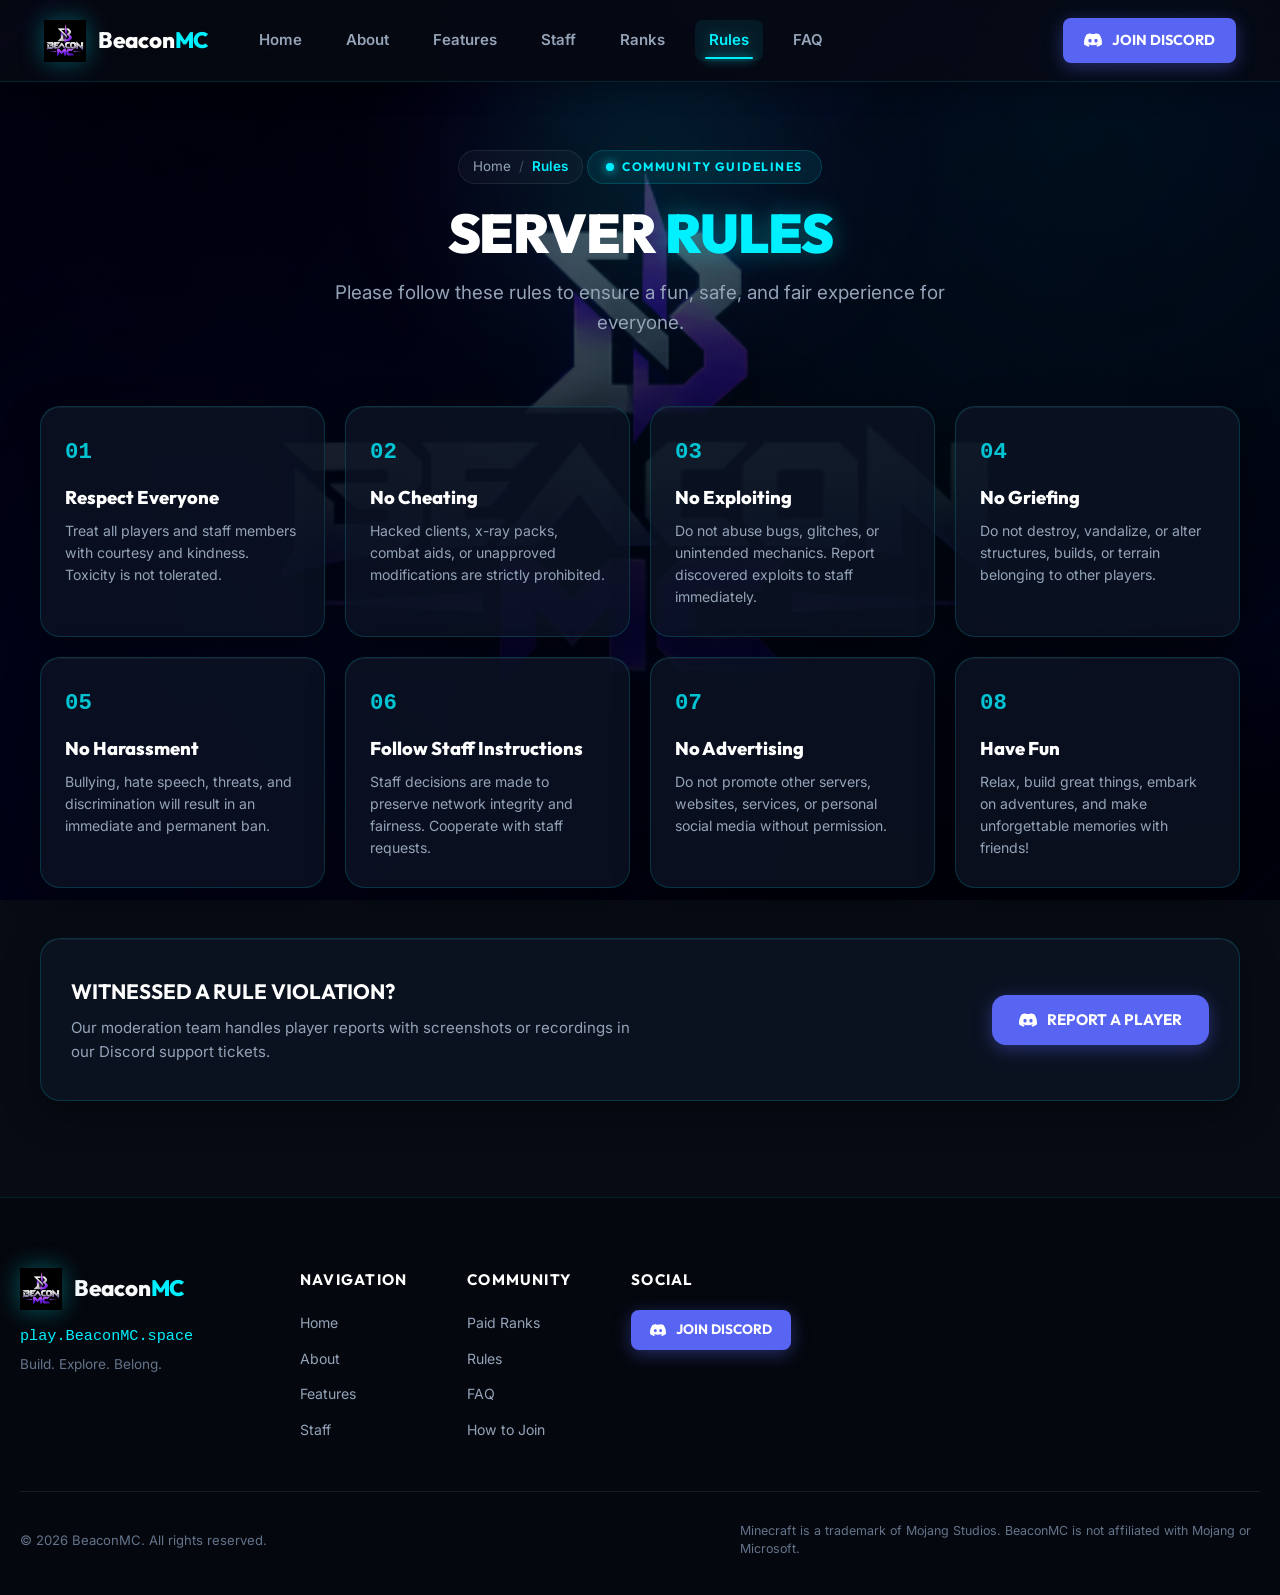
<file: BeaconMC/rules.html>
<!DOCTYPE html>
<html lang="en">
<head>
  <meta charset="UTF-8">
  <meta name="viewport" content="width=device-width, initial-scale=1.0">
  <title>Rules | BeaconMC Official Minecraft Network</title>
  <meta name="description" content="Please review the official BeaconMC server rules and community guidelines to ensure a fair, fun, and welcoming environment for everyone.">

  <!-- Open Graph / Meta -->
  <meta property="og:type" content="website">
  <meta property="og:title" content="Rules | BeaconMC Official Minecraft Network">
  <meta property="og:description" content="Official rules and player guidelines for the BeaconMC Minecraft network.">
  <meta property="og:image" content="assets/logo.png">
  <meta property="og:url" content="https://play.BeaconMC.space/rules.html">
  <meta name="theme-color" content="#00f0ff">

  <!-- Favicon -->
  <link rel="icon" type="image/png" href="assets/logo.png">

  <!-- Google Fonts: Inter & Outfit -->
  <link rel="preconnect" href="https://fonts.googleapis.com">
  <link rel="preconnect" href="https://fonts.gstatic.com" crossorigin>
  <link href="https://fonts.googleapis.com/css2?family=Inter:wght@300;400;500;600;700&family=Outfit:wght@500;600;700;800;900&display=swap" rel="stylesheet">

  <link rel="stylesheet" href="style.css">
</head>
<body>

  <!-- Background Canvas -->
  <div class="site-bg" aria-hidden="true">
    <div class="site-backdrop-element" id="backdrop-19132" data-backdrop="19132"></div>
  </div>

  <!-- Accessible Skip Link -->
  <a href="#main-content" class="skip-link">Skip to main content</a>

  <!-- Header / Sticky Navigation -->
  <header class="site-header" id="site-header">
    <div class="header-container">
      <a href="index.html" class="brand-link" aria-label="BeaconMC Home">
        <img src="assets/logo.png" alt="BeaconMC Logo" class="brand-logo" width="42" height="42">
        <span class="brand-text">Beacon<span class="brand-highlight">MC</span></span>
      </a>

      <nav class="desktop-nav" aria-label="Main Navigation">
        <ul class="nav-list">
          <li><a href="index.html" class="nav-link">Home</a></li>
          <li><a href="about.html" class="nav-link">About</a></li>
          <li><a href="features.html" class="nav-link">Features</a></li>
          <li><a href="staff.html" class="nav-link">Staff</a></li>
          <li><a href="ranks.html" class="nav-link">Ranks</a></li>
          <li><a href="rules.html" class="nav-link active">Rules</a></li>
          <li><a href="faq.html" class="nav-link">FAQ</a></li>
        </ul>
      </nav>

      <div class="header-actions">
        <a href="https://discord.gg/SKrMS7WA3" target="_blank" rel="noopener noreferrer" class="btn btn-discord btn-sm header-discord-btn">
          <svg class="icon-discord" viewBox="0 0 24 24" width="18" height="18" fill="currentColor" aria-hidden="true">
            <path d="M20.317 4.37a19.791 19.791 0 0 0-4.885-1.515.074.074 0 0 0-.079.037c-.21.375-.444.864-.608 1.25a18.27 18.27 0 0 0-5.487 0 12.64 12.64 0 0 0-.617-1.25.077.077 0 0 0-.079-.037A19.736 19.736 0 0 0 3.677 4.37a.07.07 0 0 0-.032.027C.533 9.046-.32 13.58.099 18.057a.082.082 0 0 0 .031.057 19.9 19.9 0 0 0 5.993 3.03.078.078 0 0 0 .084-.028c.462-.63.874-1.295 1.226-1.994.021-.041.001-.09-.041-.106a13.107 13.107 0 0 1-1.872-.892.077.077 0 0 1-.008-.128 10.2 10.2 0 0 0 .372-.292.074.074 0 0 1 .077-.01c3.929 1.793 8.18 1.793 12.061 0a.074.074 0 0 1 .078.01c.12.098.246.198.373.292a.077.077 0 0 1-.006.127 12.299 12.299 0 0 1-1.873.894.077.077 0 0 0-.041.107c.36.698.772 1.362 1.225 1.993a.076.076 0 0 0 .084.028 19.839 19.839 0 0 0 6.002-3.03.077.077 0 0 0 .032-.054c.5-5.177-.838-9.674-3.549-13.66a.061.061 0 0 0-.031-.028zM8.02 15.33c-1.183 0-2.157-1.085-2.157-2.419 0-1.333.956-2.419 2.157-2.419 1.21 0 2.176 1.096 2.157 2.42 0 1.333-.956 2.418-2.157 2.418zm7.975 0c-1.183 0-2.157-1.085-2.157-2.419 0-1.333.955-2.419 2.157-2.419 1.21 0 2.176 1.096 2.157 2.42 0 1.333-.946 2.418-2.157 2.418z"/>
          </svg>
          <span>JOIN DISCORD</span>
        </a>

        <!-- Mobile Menu Toggle Button -->
        <button type="button" class="mobile-toggle-btn" id="mobile-toggle-btn" aria-label="Toggle navigation menu" aria-expanded="false" aria-controls="mobile-nav">
          <span class="hamburger-line"></span>
          <span class="hamburger-line"></span>
          <span class="hamburger-line"></span>
        </button>
      </div>
    </div>

    <!-- Mobile Navigation Drawer -->
    <div class="mobile-nav" id="mobile-nav" aria-label="Mobile Navigation" hidden>
      <ul class="mobile-nav-list">
        <li><a href="index.html" class="mobile-nav-link">Home</a></li>
        <li><a href="about.html" class="mobile-nav-link">About</a></li>
        <li><a href="features.html" class="mobile-nav-link">Features</a></li>
        <li><a href="staff.html" class="mobile-nav-link">Staff</a></li>
        <li><a href="ranks.html" class="mobile-nav-link">Ranks</a></li>
        <li><a href="rules.html" class="mobile-nav-link active">Rules</a></li>
        <li><a href="faq.html" class="mobile-nav-link">FAQ</a></li>
      </ul>
      <div class="mobile-nav-footer">
        <a href="https://discord.gg/SKrMS7WA3" target="_blank" rel="noopener noreferrer" class="btn btn-discord btn-block">
          <svg class="icon-discord" viewBox="0 0 24 24" width="18" height="18" fill="currentColor" aria-hidden="true">
            <path d="M20.317 4.37a19.791 19.791 0 0 0-4.885-1.515.074.074 0 0 0-.079.037c-.21.375-.444.864-.608 1.25a18.27 18.27 0 0 0-5.487 0 12.64 12.64 0 0 0-.617-1.25.077.077 0 0 0-.079-.037A19.736 19.736 0 0 0 3.677 4.37a.07.07 0 0 0-.032.027C.533 9.046-.32 13.58.099 18.057a.082.082 0 0 0 .031.057 19.9 19.9 0 0 0 5.993 3.03.078.078 0 0 0 .084-.028c.462-.63.874-1.295 1.226-1.994.021-.041.001-.09-.041-.106a13.107 13.107 0 0 1-1.872-.892.077.077 0 0 1-.008-.128 10.2 10.2 0 0 0 .372-.292.074.074 0 0 1 .077-.01c3.929 1.793 8.18 1.793 12.061 0a.074.074 0 0 1 .078.01c.12.098.246.198.373.292a.077.077 0 0 1-.006.127 12.299 12.299 0 0 1-1.873.894.077.077 0 0 0-.041.107c.36.698.772 1.362 1.225 1.993a.076.076 0 0 0 .084.028 19.839 19.839 0 0 0 6.002-3.03.077.077 0 0 0 .032-.054c.5-5.177-.838-9.674-3.549-13.66a.061.061 0 0 0-.031-.028zM8.02 15.33c-1.183 0-2.157-1.085-2.157-2.419 0-1.333.956-2.419 2.157-2.419 1.21 0 2.176 1.096 2.157 2.42 0 1.333-.956 2.418-2.157 2.418zm7.975 0c-1.183 0-2.157-1.085-2.157-2.419 0-1.333.955-2.419 2.157-2.419 1.21 0 2.176 1.096 2.157 2.42 0 1.333-.946 2.418-2.157 2.418z"/>
          </svg>
          <span>JOIN DISCORD</span>
        </a>
      </div>
    </div>
  </header>

  <!-- Main Content Area -->
  <main id="main-content" class="page-wrapper">

    <!-- Dedicated Page Hero -->
    <section class="page-hero">
      <div class="page-hero-container">
        <nav class="page-breadcrumb" aria-label="Breadcrumb">
          <a href="index.html">Home</a>
          <span class="page-breadcrumb-sep">/</span>
          <span class="page-breadcrumb-current">Rules</span>
        </nav>
        <div class="page-hero-badge">
          <span class="badge-dot"></span>
          <span>COMMUNITY GUIDELINES</span>
        </div>
        <h1 class="page-hero-title">SERVER <span class="text-cyan-glow">RULES</span></h1>
        <p class="page-hero-subtitle">
          Please follow these rules to ensure a fun, safe, and fair experience for everyone.
        </p>
      </div>
    </section>

    <!-- Rules Content Section -->
    <section class="subpage-container">
      
      <div class="rules-grid">
        <!-- Rule 01 -->
        <div class="rule-card glass-panel reveal-on-scroll reveal-delay-1">
          <div class="rule-num">01</div>
          <h3 class="rule-title">Respect Everyone</h3>
          <p class="rule-desc">Treat all players and staff members with courtesy and kindness. Toxicity is not tolerated.</p>
        </div>

        <!-- Rule 02 -->
        <div class="rule-card glass-panel reveal-on-scroll reveal-delay-2">
          <div class="rule-num">02</div>
          <h3 class="rule-title">No Cheating</h3>
          <p class="rule-desc">Hacked clients, x-ray packs, combat aids, or unapproved modifications are strictly prohibited.</p>
        </div>

        <!-- Rule 03 -->
        <div class="rule-card glass-panel reveal-on-scroll reveal-delay-3">
          <div class="rule-num">03</div>
          <h3 class="rule-title">No Exploiting</h3>
          <p class="rule-desc">Do not abuse bugs, glitches, or unintended mechanics. Report discovered exploits to staff immediately.</p>
        </div>

        <!-- Rule 04 -->
        <div class="rule-card glass-panel reveal-on-scroll reveal-delay-4">
          <div class="rule-num">04</div>
          <h3 class="rule-title">No Griefing</h3>
          <p class="rule-desc">Do not destroy, vandalize, or alter structures, builds, or terrain belonging to other players.</p>
        </div>

        <!-- Rule 05 -->
        <div class="rule-card glass-panel reveal-on-scroll reveal-delay-5">
          <div class="rule-num">05</div>
          <h3 class="rule-title">No Harassment</h3>
          <p class="rule-desc">Bullying, hate speech, threats, and discrimination will result in an immediate and permanent ban.</p>
        </div>

        <!-- Rule 06 -->
        <div class="rule-card glass-panel reveal-on-scroll reveal-delay-6">
          <div class="rule-num">06</div>
          <h3 class="rule-title">Follow Staff Instructions</h3>
          <p class="rule-desc">Staff decisions are made to preserve network integrity and fairness. Cooperate with staff requests.</p>
        </div>

        <!-- Rule 07 -->
        <div class="rule-card glass-panel reveal-on-scroll reveal-delay-1">
          <div class="rule-num">07</div>
          <h3 class="rule-title">No Advertising</h3>
          <p class="rule-desc">Do not promote other servers, websites, services, or personal social media without permission.</p>
        </div>

        <!-- Rule 08 -->
        <div class="rule-card glass-panel reveal-on-scroll reveal-delay-2">
          <div class="rule-num">08</div>
          <h3 class="rule-title">Have Fun</h3>
          <p class="rule-desc">Relax, build great things, embark on adventures, and make unforgettable memories with friends!</p>
        </div>
      </div>

      <!-- Rule Enforcement Callout -->
      <div style="margin-top: 50px;" class="reveal-on-scroll">
        <div class="glass-panel" style="padding: 36px 30px; display: flex; align-items: center; justify-content: space-between; gap: 24px; flex-wrap: wrap;">
          <div>
            <h4 style="font-family: var(--font-heading); font-size: 1.3rem; margin-bottom: 8px; color: #ffffff;">WITNESSED A RULE VIOLATION?</h4>
            <p style="color: var(--text-secondary); font-size: 0.94rem; max-width: 580px;">
              Our moderation team handles player reports with screenshots or recordings in our Discord support tickets.
            </p>
          </div>
          <a href="https://discord.gg/SKrMS7WA3" target="_blank" rel="noopener noreferrer" class="btn btn-discord">
            <svg class="icon-discord" viewBox="0 0 24 24" width="18" height="18" fill="currentColor" aria-hidden="true">
              <path d="M20.317 4.37a19.791 19.791 0 0 0-4.885-1.515.074.074 0 0 0-.079.037c-.21.375-.444.864-.608 1.25a18.27 18.27 0 0 0-5.487 0 12.64 12.64 0 0 0-.617-1.25.077.077 0 0 0-.079-.037A19.736 19.736 0 0 0 3.677 4.37a.07.07 0 0 0-.032.027C.533 9.046-.32 13.58.099 18.057a.082.082 0 0 0 .031.057 19.9 19.9 0 0 0 5.993 3.03.078.078 0 0 0 .084-.028c.462-.63.874-1.295 1.226-1.994.021-.041.001-.09-.041-.106a13.107 13.107 0 0 1-1.872-.892.077.077 0 0 1-.008-.128 10.2 10.2 0 0 0 .372-.292.074.074 0 0 1 .077-.01c3.929 1.793 8.18 1.793 12.061 0a.074.074 0 0 1 .078.01c.12.098.246.198.373.292a.077.077 0 0 1-.006.127 12.299 12.299 0 0 1-1.873.894.077.077 0 0 0-.041.107c.36.698.772 1.362 1.225 1.993a.076.076 0 0 0 .084.028 19.839 19.839 0 0 0 6.002-3.03.077.077 0 0 0 .032-.054c.5-5.177-.838-9.674-3.549-13.66a.061.061 0 0 0-.031-.028zM8.02 15.33c-1.183 0-2.157-1.085-2.157-2.419 0-1.333.956-2.419 2.157-2.419 1.21 0 2.176 1.096 2.157 2.42 0 1.333-.956 2.418-2.157 2.418zm7.975 0c-1.183 0-2.157-1.085-2.157-2.419 0-1.333.955-2.419 2.157-2.419 1.21 0 2.176 1.096 2.157 2.42 0 1.333-.946 2.418-2.157 2.418z"/>
            </svg>
            <span>REPORT A PLAYER</span>
          </a>
        </div>
      </div>

    </section>

  </main>

  <!-- Footer -->
  <footer class="site-footer">
    <div class="footer-container">
      <div class="footer-top">
        <div class="footer-brand">
          <div class="footer-brand-header">
            <img src="assets/logo.png" alt="BeaconMC Logo" class="brand-logo" width="36" height="36">
            <span class="brand-text">Beacon<span class="brand-highlight">MC</span></span>
          </div>
          <p class="footer-server-ip font-mono">play.BeaconMC.space</p>
          <p class="footer-tagline">Build. Explore. Belong.</p>
        </div>

        <nav class="footer-nav" aria-label="Footer Navigation">
          <div class="footer-nav-col">
            <h4 class="footer-col-title">Navigation</h4>
            <ul class="footer-links-list">
              <li><a href="index.html">Home</a></li>
              <li><a href="about.html">About</a></li>
              <li><a href="features.html">Features</a></li>
              <li><a href="staff.html">Staff</a></li>
            </ul>
          </div>

          <div class="footer-nav-col">
            <h4 class="footer-col-title">Community</h4>
            <ul class="footer-links-list">
              <li><a href="ranks.html">Paid Ranks</a></li>
              <li><a href="rules.html">Rules</a></li>
              <li><a href="faq.html">FAQ</a></li>
              <li><a href="index.html#how-to-join">How to Join</a></li>
            </ul>
          </div>

          <div class="footer-nav-col">
            <h4 class="footer-col-title">Social</h4>
            <a href="https://discord.gg/SKrMS7WA3" target="_blank" rel="noopener noreferrer" class="btn btn-discord btn-sm">
              <svg class="icon-discord" viewBox="0 0 24 24" width="16" height="16" fill="currentColor" aria-hidden="true">
                <path d="M20.317 4.37a19.791 19.791 0 0 0-4.885-1.515.074.074 0 0 0-.079.037c-.21.375-.444.864-.608 1.25a18.27 18.27 0 0 0-5.487 0 12.64 12.64 0 0 0-.617-1.25.077.077 0 0 0-.079-.037A19.736 19.736 0 0 0 3.677 4.37a.07.07 0 0 0-.032.027C.533 9.046-.32 13.58.099 18.057a.082.082 0 0 0 .031.057 19.9 19.9 0 0 0 5.993 3.03.078.078 0 0 0 .084-.028c.462-.63.874-1.295 1.226-1.994.021-.041.001-.09-.041-.106a13.107 13.107 0 0 1-1.872-.892.077.077 0 0 1-.008-.128 10.2 10.2 0 0 0 .372-.292.074.074 0 0 1 .077-.01c3.929 1.793 8.18 1.793 12.061 0a.074.074 0 0 1 .078.01c.12.098.246.198.373.292a.077.077 0 0 1-.006.127 12.299 12.299 0 0 1-1.873.894.077.077 0 0 0-.041.107c.36.698.772 1.362 1.225 1.993a.076.076 0 0 0 .084.028 19.839 19.839 0 0 0 6.002-3.03.077.077 0 0 0 .032-.054c.5-5.177-.838-9.674-3.549-13.66a.061.061 0 0 0-.031-.028zM8.02 15.33c-1.183 0-2.157-1.085-2.157-2.419 0-1.333.956-2.419 2.157-2.419 1.21 0 2.176 1.096 2.157 2.42 0 1.333-.956 2.418-2.157 2.418zm7.975 0c-1.183 0-2.157-1.085-2.157-2.419 0-1.333.955-2.419 2.157-2.419 1.21 0 2.176 1.096 2.157 2.42 0 1.333-.946 2.418-2.157 2.418z"/>
              </svg>
              <span>JOIN DISCORD</span>
            </a>
          </div>
        </nav>
      </div>

      <div class="footer-bottom">
        <p class="copyright-text">© 2026 BeaconMC. All rights reserved.</p>
        <p class="disclaimer-text">Minecraft is a trademark of Mojang Studios. BeaconMC is not affiliated with Mojang or Microsoft.</p>
      </div>
    </div>
  </footer>

  <script src="script.js"></script>
</body>
</html>
</file>
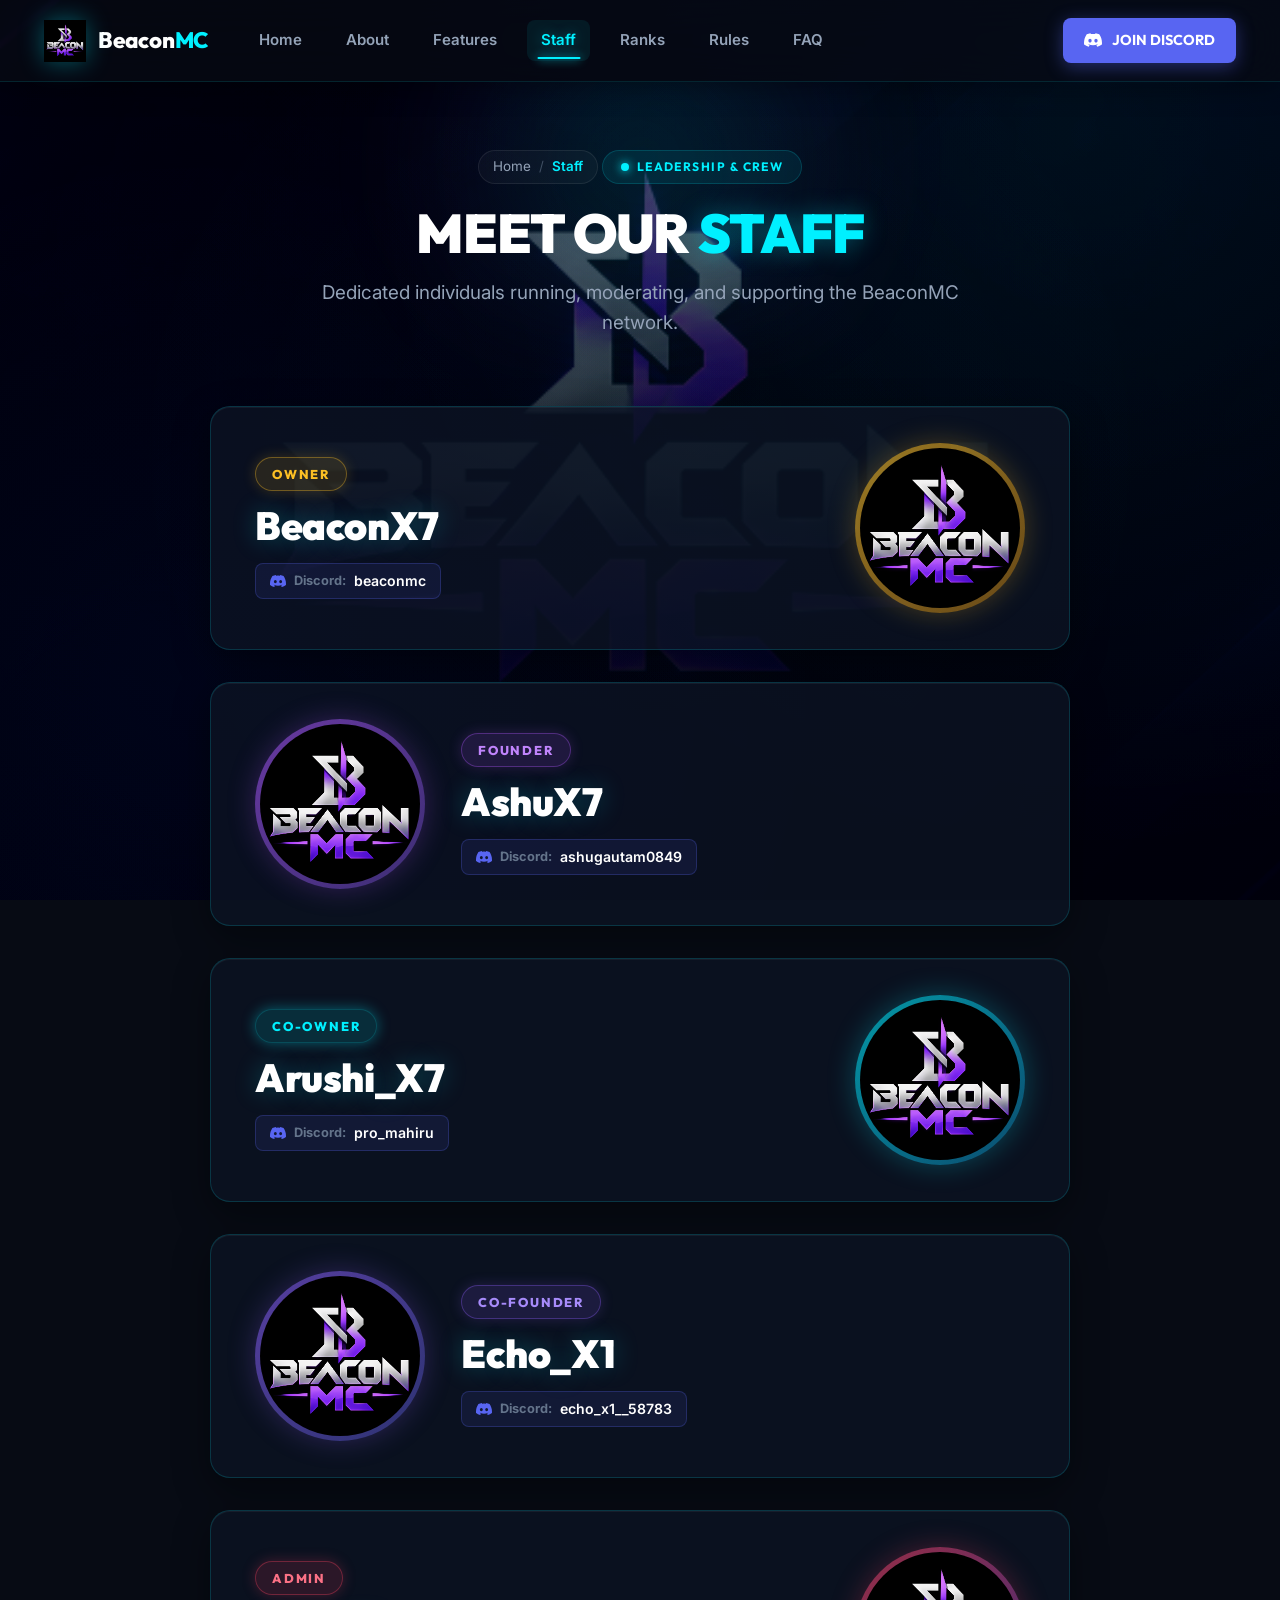
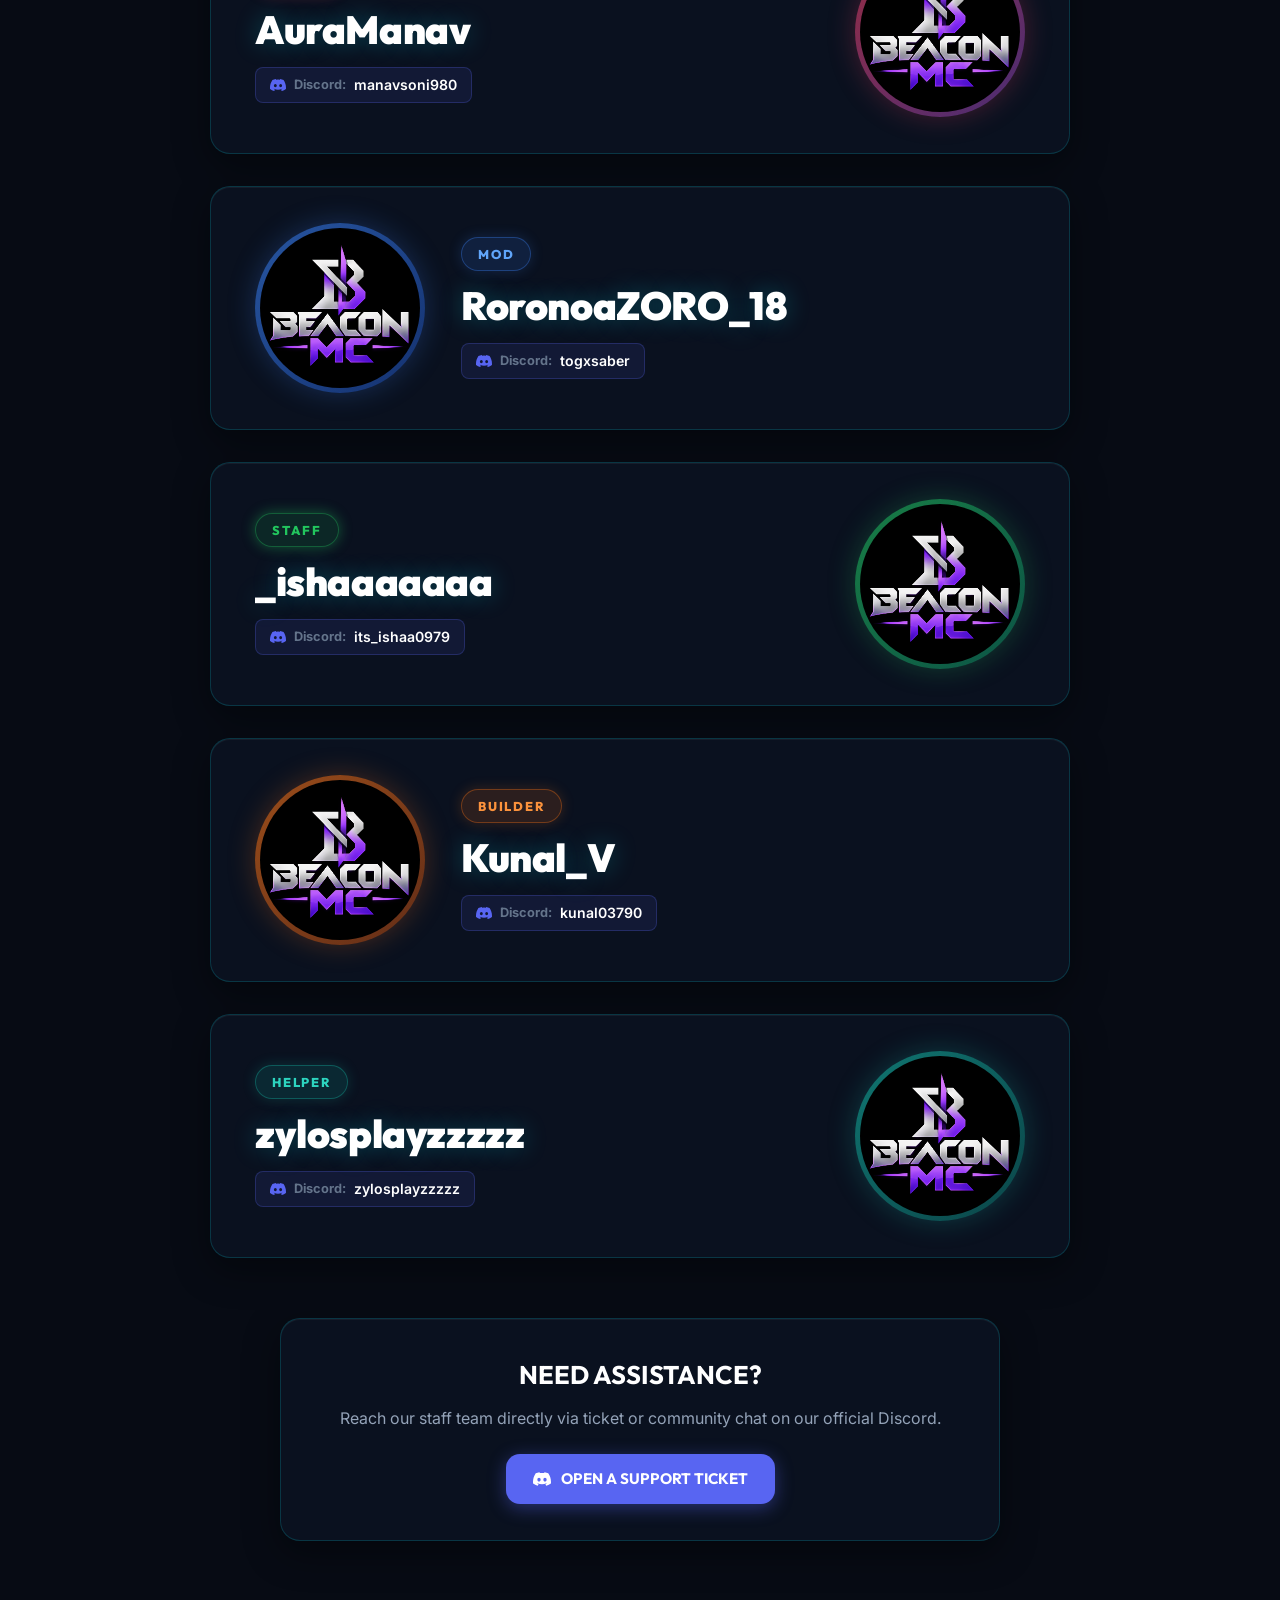
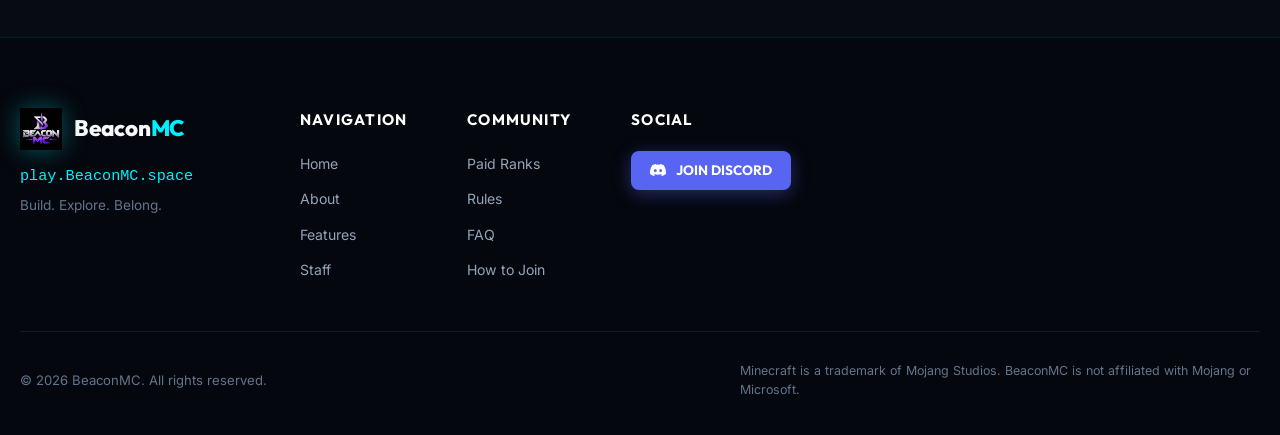
<file: BeaconMC/staff.html>
<!DOCTYPE html>
<html lang="en">
<head>
  <meta charset="UTF-8">
  <meta name="viewport" content="width=device-width, initial-scale=1.0">
  <title>Staff | BeaconMC Official Minecraft Network</title>
  <meta name="description" content="Meet the dedicated leadership team and staff members managing, moderating, and supporting BeaconMC.">

  <!-- Open Graph / Meta -->
  <meta property="og:type" content="website">
  <meta property="og:title" content="Staff | BeaconMC Official Minecraft Network">
  <meta property="og:description" content="Meet the dedicated leadership team and staff members running and supporting BeaconMC.">
  <meta property="og:image" content="assets/logo.png">
  <meta property="og:url" content="https://play.BeaconMC.space/staff.html">
  <meta name="theme-color" content="#00f0ff">

  <!-- Favicon -->
  <link rel="icon" type="image/png" href="assets/logo.png">

  <!-- Google Fonts: Inter & Outfit -->
  <link rel="preconnect" href="https://fonts.googleapis.com">
  <link rel="preconnect" href="https://fonts.gstatic.com" crossorigin>
  <link href="https://fonts.googleapis.com/css2?family=Inter:wght@300;400;500;600;700&family=Outfit:wght@500;600;700;800;900&display=swap" rel="stylesheet">

  <link rel="stylesheet" href="style.css">
</head>
<body>

  <!-- Background Canvas -->
  <div class="site-bg" aria-hidden="true">
    <div class="site-backdrop-element" id="backdrop-19132" data-backdrop="19132"></div>
  </div>

  <!-- Accessible Skip Link -->
  <a href="#main-content" class="skip-link">Skip to main content</a>

  <!-- Header / Sticky Navigation -->
  <header class="site-header" id="site-header">
    <div class="header-container">
      <a href="index.html" class="brand-link" aria-label="BeaconMC Home">
        <img src="assets/logo.png" alt="BeaconMC Logo" class="brand-logo" width="42" height="42">
        <span class="brand-text">Beacon<span class="brand-highlight">MC</span></span>
      </a>

      <nav class="desktop-nav" aria-label="Main Navigation">
        <ul class="nav-list">
          <li><a href="index.html" class="nav-link">Home</a></li>
          <li><a href="about.html" class="nav-link">About</a></li>
          <li><a href="features.html" class="nav-link">Features</a></li>
          <li><a href="staff.html" class="nav-link active">Staff</a></li>
          <li><a href="ranks.html" class="nav-link">Ranks</a></li>
          <li><a href="rules.html" class="nav-link">Rules</a></li>
          <li><a href="faq.html" class="nav-link">FAQ</a></li>
        </ul>
      </nav>

      <div class="header-actions">
        <a href="https://discord.gg/SKrMS7WA3" target="_blank" rel="noopener noreferrer" class="btn btn-discord btn-sm header-discord-btn">
          <svg class="icon-discord" viewBox="0 0 24 24" width="18" height="18" fill="currentColor" aria-hidden="true">
            <path d="M20.317 4.37a19.791 19.791 0 0 0-4.885-1.515.074.074 0 0 0-.079.037c-.21.375-.444.864-.608 1.25a18.27 18.27 0 0 0-5.487 0 12.64 12.64 0 0 0-.617-1.25.077.077 0 0 0-.079-.037A19.736 19.736 0 0 0 3.677 4.37a.07.07 0 0 0-.032.027C.533 9.046-.32 13.58.099 18.057a.082.082 0 0 0 .031.057 19.9 19.9 0 0 0 5.993 3.03.078.078 0 0 0 .084-.028c.462-.63.874-1.295 1.226-1.994.021-.041.001-.09-.041-.106a13.107 13.107 0 0 1-1.872-.892.077.077 0 0 1-.008-.128 10.2 10.2 0 0 0 .372-.292.074.074 0 0 1 .077-.01c3.929 1.793 8.18 1.793 12.061 0a.074.074 0 0 1 .078.01c.12.098.246.198.373.292a.077.077 0 0 1-.006.127 12.299 12.299 0 0 1-1.873.894.077.077 0 0 0-.041.107c.36.698.772 1.362 1.225 1.993a.076.076 0 0 0 .084.028 19.839 19.839 0 0 0 6.002-3.03.077.077 0 0 0 .032-.054c.5-5.177-.838-9.674-3.549-13.66a.061.061 0 0 0-.031-.028zM8.02 15.33c-1.183 0-2.157-1.085-2.157-2.419 0-1.333.956-2.419 2.157-2.419 1.21 0 2.176 1.096 2.157 2.42 0 1.333-.956 2.418-2.157 2.418zm7.975 0c-1.183 0-2.157-1.085-2.157-2.419 0-1.333.955-2.419 2.157-2.419 1.21 0 2.176 1.096 2.157 2.42 0 1.333-.946 2.418-2.157 2.418z"/>
          </svg>
          <span>JOIN DISCORD</span>
        </a>

        <!-- Mobile Menu Toggle Button -->
        <button type="button" class="mobile-toggle-btn" id="mobile-toggle-btn" aria-label="Toggle navigation menu" aria-expanded="false" aria-controls="mobile-nav">
          <span class="hamburger-line"></span>
          <span class="hamburger-line"></span>
          <span class="hamburger-line"></span>
        </button>
      </div>
    </div>

    <!-- Mobile Navigation Drawer -->
    <div class="mobile-nav" id="mobile-nav" aria-label="Mobile Navigation" hidden>
      <ul class="mobile-nav-list">
        <li><a href="index.html" class="mobile-nav-link">Home</a></li>
        <li><a href="about.html" class="mobile-nav-link">About</a></li>
        <li><a href="features.html" class="mobile-nav-link">Features</a></li>
        <li><a href="staff.html" class="mobile-nav-link active">Staff</a></li>
        <li><a href="ranks.html" class="mobile-nav-link">Ranks</a></li>
        <li><a href="rules.html" class="mobile-nav-link">Rules</a></li>
        <li><a href="faq.html" class="mobile-nav-link">FAQ</a></li>
      </ul>
      <div class="mobile-nav-footer">
        <a href="https://discord.gg/SKrMS7WA3" target="_blank" rel="noopener noreferrer" class="btn btn-discord btn-block">
          <svg class="icon-discord" viewBox="0 0 24 24" width="18" height="18" fill="currentColor" aria-hidden="true">
            <path d="M20.317 4.37a19.791 19.791 0 0 0-4.885-1.515.074.074 0 0 0-.079.037c-.21.375-.444.864-.608 1.25a18.27 18.27 0 0 0-5.487 0 12.64 12.64 0 0 0-.617-1.25.077.077 0 0 0-.079-.037A19.736 19.736 0 0 0 3.677 4.37a.07.07 0 0 0-.032.027C.533 9.046-.32 13.58.099 18.057a.082.082 0 0 0 .031.057 19.9 19.9 0 0 0 5.993 3.03.078.078 0 0 0 .084-.028c.462-.63.874-1.295 1.226-1.994.021-.041.001-.09-.041-.106a13.107 13.107 0 0 1-1.872-.892.077.077 0 0 1-.008-.128 10.2 10.2 0 0 0 .372-.292.074.074 0 0 1 .077-.01c3.929 1.793 8.18 1.793 12.061 0a.074.074 0 0 1 .078.01c.12.098.246.198.373.292a.077.077 0 0 1-.006.127 12.299 12.299 0 0 1-1.873.894.077.077 0 0 0-.041.107c.36.698.772 1.362 1.225 1.993a.076.076 0 0 0 .084.028 19.839 19.839 0 0 0 6.002-3.03.077.077 0 0 0 .032-.054c.5-5.177-.838-9.674-3.549-13.66a.061.061 0 0 0-.031-.028zM8.02 15.33c-1.183 0-2.157-1.085-2.157-2.419 0-1.333.956-2.419 2.157-2.419 1.21 0 2.176 1.096 2.157 2.42 0 1.333-.956 2.418-2.157 2.418zm7.975 0c-1.183 0-2.157-1.085-2.157-2.419 0-1.333.955-2.419 2.157-2.419 1.21 0 2.176 1.096 2.157 2.42 0 1.333-.946 2.418-2.157 2.418z"/>
          </svg>
          <span>JOIN DISCORD</span>
        </a>
      </div>
    </div>
  </header>

  <!-- Main Content Area -->
  <main id="main-content" class="page-wrapper">

    <!-- Dedicated Page Hero -->
    <section class="page-hero">
      <div class="page-hero-container">
        <nav class="page-breadcrumb" aria-label="Breadcrumb">
          <a href="index.html">Home</a>
          <span class="page-breadcrumb-sep">/</span>
          <span class="page-breadcrumb-current">Staff</span>
        </nav>
        <div class="page-hero-badge">
          <span class="badge-dot"></span>
          <span>LEADERSHIP & CREW</span>
        </div>
        <h1 class="page-hero-title">MEET OUR <span class="text-cyan-glow">STAFF</span></h1>
        <p class="page-hero-subtitle">
          Dedicated individuals running, moderating, and supporting the BeaconMC network.
        </p>
      </div>
    </section>

    <!-- Staff Content Section (Alternating Cards) -->
    <section class="subpage-container">
      <div class="staff-showcase-container" id="staff-showcase-container">

        <!-- STAFF 1: Owner (Info LEFT -> Avatar RIGHT) -->
        <article class="staff-card staff-card--info-left glass-panel reveal-on-scroll reveal-delay-1">
          <div class="staff-card__content">
            <span class="staff-role staff-role--owner">OWNER</span>
            <h2 class="staff-minecraft-ign font-mono">BeaconX7</h2>
            <div class="staff-discord-meta">
              <svg class="icon-discord-mini" viewBox="0 0 24 24" width="16" height="16" fill="currentColor" aria-hidden="true">
                <path d="M20.317 4.37a19.791 19.791 0 0 0-4.885-1.515.074.074 0 0 0-.079.037c-.21.375-.444.864-.608 1.25a18.27 18.27 0 0 0-5.487 0 12.64 12.64 0 0 0-.617-1.25.077.077 0 0 0-.079-.037A19.736 19.736 0 0 0 3.677 4.37a.07.07 0 0 0-.032.027C.533 9.046-.32 13.58.099 18.057a.082.082 0 0 0 .031.057 19.9 19.9 0 0 0 5.993 3.03.078.078 0 0 0 .084-.028c.462-.63.874-1.295 1.226-1.994.021-.041.001-.09-.041-.106a13.107 13.107 0 0 1-1.872-.892.077.077 0 0 1-.008-.128 10.2 10.2 0 0 0 .372-.292.074.074 0 0 1 .077-.01c3.929 1.793 8.18 1.793 12.061 0a.074.074 0 0 1 .078.01c.12.098.246.198.373.292a.077.077 0 0 1-.006.127 12.299 12.299 0 0 1-1.873.894.077.077 0 0 0-.041.107c.36.698.772 1.362 1.225 1.993a.076.076 0 0 0 .084.028 19.839 19.839 0 0 0 6.002-3.03.077.077 0 0 0 .032-.054c.5-5.177-.838-9.674-3.549-13.66a.061.061 0 0 0-.031-.028zM8.02 15.33c-1.183 0-2.157-1.085-2.157-2.419 0-1.333.956-2.419 2.157-2.419 1.21 0 2.176 1.096 2.157 2.42 0 1.333-.956 2.418-2.157 2.418zm7.975 0c-1.183 0-2.157-1.085-2.157-2.419 0-1.333.955-2.419 2.157-2.419 1.21 0 2.176 1.096 2.157 2.42 0 1.333-.946 2.418-2.157 2.418z"/>
              </svg>
              <span class="staff-discord-label">Discord:</span>
              <span class="staff-discord-val">beaconmc</span>
            </div>
          </div>
          <div class="staff-card__avatar-side">
            <div class="staff-avatar-ring staff-avatar-ring--owner">
              <img src="https://cdn.discordapp.com/attachments/1518821969498210378/1554024043433164850/avatar-3d-bust.png?ex=6abcb2ac&is=6abb612c&hm=129ced6344f3636257e72d73a4a55e59b54892d315ca7a7a852423d27a5cdfa5&" alt="BeaconX7 avatar" class="staff-avatar-img" width="180" height="180" loading="lazy" onerror="this.onerror=null; this.src='assets/logo.png';">
            </div>
          </div>
        </article>

        <!-- STAFF 2: Founder (Avatar LEFT -> Info RIGHT) -->
        <article class="staff-card staff-card--avatar-left glass-panel reveal-on-scroll reveal-delay-2">
          <div class="staff-card__content">
            <span class="staff-role staff-role--founder">FOUNDER</span>
            <h2 class="staff-minecraft-ign font-mono">AshuX7</h2>
            <div class="staff-discord-meta">
              <svg class="icon-discord-mini" viewBox="0 0 24 24" width="16" height="16" fill="currentColor" aria-hidden="true">
                <path d="M20.317 4.37a19.791 19.791 0 0 0-4.885-1.515.074.074 0 0 0-.079.037c-.21.375-.444.864-.608 1.25a18.27 18.27 0 0 0-5.487 0 12.64 12.64 0 0 0-.617-1.25.077.077 0 0 0-.079-.037A19.736 19.736 0 0 0 3.677 4.37a.07.07 0 0 0-.032.027C.533 9.046-.32 13.58.099 18.057a.082.082 0 0 0 .031.057 19.9 19.9 0 0 0 5.993 3.03.078.078 0 0 0 .084-.028c.462-.63.874-1.295 1.226-1.994.021-.041.001-.09-.041-.106a13.107 13.107 0 0 1-1.872-.892.077.077 0 0 1-.008-.128 10.2 10.2 0 0 0 .372-.292.074.074 0 0 1 .077-.01c3.929 1.793 8.18 1.793 12.061 0a.074.074 0 0 1 .078.01c.12.098.246.198.373.292a.077.077 0 0 1-.006.127 12.299 12.299 0 0 1-1.873.894.077.077 0 0 0-.041.107c.36.698.772 1.362 1.225 1.993a.076.076 0 0 0 .084.028 19.839 19.839 0 0 0 6.002-3.03.077.077 0 0 0 .032-.054c.5-5.177-.838-9.674-3.549-13.66a.061.061 0 0 0-.031-.028zM8.02 15.33c-1.183 0-2.157-1.085-2.157-2.419 0-1.333.956-2.419 2.157-2.419 1.21 0 2.176 1.096 2.157 2.42 0 1.333-.956 2.418-2.157 2.418zm7.975 0c-1.183 0-2.157-1.085-2.157-2.419 0-1.333.955-2.419 2.157-2.419 1.21 0 2.176 1.096 2.157 2.42 0 1.333-.946 2.418-2.157 2.418z"/>
              </svg>
              <span class="staff-discord-label">Discord:</span>
              <span class="staff-discord-val">ashugautam0849</span>
            </div>
          </div>
          <div class="staff-card__avatar-side">
            <div class="staff-avatar-ring staff-avatar-ring--founder">
              <img src="https://cdn.discordapp.com/attachments/1518821969498210378/1554025193637154856/avatar-3d-bust_1.png?ex=6abcb3be&is=6abb623e&hm=0b0b4f4c4f60a301b481eaf602bfde2b6d05029c9686d7eeb30ed3974c69a6e3&" alt="AshuX7 avatar" class="staff-avatar-img" width="180" height="180" loading="lazy" onerror="this.onerror=null; this.src='assets/logo.png';">
            </div>
          </div>
        </article>

        <!-- STAFF 3: Co-Owner (Info LEFT -> Avatar RIGHT) -->
        <article class="staff-card staff-card--info-left glass-panel reveal-on-scroll reveal-delay-3">
          <div class="staff-card__content">
            <span class="staff-role staff-role--coowner">CO-OWNER</span>
            <h2 class="staff-minecraft-ign font-mono">Arushi_X7</h2>
            <div class="staff-discord-meta">
              <svg class="icon-discord-mini" viewBox="0 0 24 24" width="16" height="16" fill="currentColor" aria-hidden="true">
                <path d="M20.317 4.37a19.791 19.791 0 0 0-4.885-1.515.074.074 0 0 0-.079.037c-.21.375-.444.864-.608 1.25a18.27 18.27 0 0 0-5.487 0 12.64 12.64 0 0 0-.617-1.25.077.077 0 0 0-.079-.037A19.736 19.736 0 0 0 3.677 4.37a.07.07 0 0 0-.032.027C.533 9.046-.32 13.58.099 18.057a.082.082 0 0 0 .031.057 19.9 19.9 0 0 0 5.993 3.03.078.078 0 0 0 .084-.028c.462-.63.874-1.295 1.226-1.994.021-.041.001-.09-.041-.106a13.107 13.107 0 0 1-1.872-.892.077.077 0 0 1-.008-.128 10.2 10.2 0 0 0 .372-.292.074.074 0 0 1 .077-.01c3.929 1.793 8.18 1.793 12.061 0a.074.074 0 0 1 .078.01c.12.098.246.198.373.292a.077.077 0 0 1-.006.127 12.299 12.299 0 0 1-1.873.894.077.077 0 0 0-.041.107c.36.698.772 1.362 1.225 1.993a.076.076 0 0 0 .084.028 19.839 19.839 0 0 0 6.002-3.03.077.077 0 0 0 .032-.054c.5-5.177-.838-9.674-3.549-13.66a.061.061 0 0 0-.031-.028zM8.02 15.33c-1.183 0-2.157-1.085-2.157-2.419 0-1.333.956-2.419 2.157-2.419 1.21 0 2.176 1.096 2.157 2.42 0 1.333-.956 2.418-2.157 2.418zm7.975 0c-1.183 0-2.157-1.085-2.157-2.419 0-1.333.955-2.419 2.157-2.419 1.21 0 2.176 1.096 2.157 2.42 0 1.333-.946 2.418-2.157 2.418z"/>
              </svg>
              <span class="staff-discord-label">Discord:</span>
              <span class="staff-discord-val">pro_mahiru</span>
            </div>
          </div>
          <div class="staff-card__avatar-side">
            <div class="staff-avatar-ring staff-avatar-ring--coowner">
              <img src="https://cdn.discordapp.com/attachments/1518821969498210378/1554480144029188226/avatar-3d-bust_7.png?ex=6abd09f3&is=6abbb873&hm=770d0150212297bc23c3a3cd0240aae6485fe668a1cfd40096b4bb32ca04f94a&" alt="Arushi_X7 avatar" class="staff-avatar-img" width="180" height="180" loading="lazy" onerror="this.onerror=null; this.src='assets/logo.png';">
            </div>
          </div>
        </article>

        <!-- STAFF 4: Co-Founder (Avatar LEFT -> Info RIGHT) -->
        <article class="staff-card staff-card--avatar-left glass-panel reveal-on-scroll reveal-delay-4">
          <div class="staff-card__content">
            <span class="staff-role staff-role--cofounder">CO-FOUNDER</span>
            <h2 class="staff-minecraft-ign font-mono">Echo_X1</h2>
            <div class="staff-discord-meta">
              <svg class="icon-discord-mini" viewBox="0 0 24 24" width="16" height="16" fill="currentColor" aria-hidden="true">
                <path d="M20.317 4.37a19.791 19.791 0 0 0-4.885-1.515.074.074 0 0 0-.079.037c-.21.375-.444.864-.608 1.25a18.27 18.27 0 0 0-5.487 0 12.64 12.64 0 0 0-.617-1.25.077.077 0 0 0-.079-.037A19.736 19.736 0 0 0 3.677 4.37a.07.07 0 0 0-.032.027C.533 9.046-.32 13.58.099 18.057a.082.082 0 0 0 .031.057 19.9 19.9 0 0 0 5.993 3.03.078.078 0 0 0 .084-.028c.462-.63.874-1.295 1.226-1.994.021-.041.001-.09-.041-.106a13.107 13.107 0 0 1-1.872-.892.077.077 0 0 1-.008-.128 10.2 10.2 0 0 0 .372-.292.074.074 0 0 1 .077-.01c3.929 1.793 8.18 1.793 12.061 0a.074.074 0 0 1 .078.01c.12.098.246.198.373.292a.077.077 0 0 1-.006.127 12.299 12.299 0 0 1-1.873.894.077.077 0 0 0-.041.107c.36.698.772 1.362 1.225 1.993a.076.076 0 0 0 .084.028 19.839 19.839 0 0 0 6.002-3.03.077.077 0 0 0 .032-.054c.5-5.177-.838-9.674-3.549-13.66a.061.061 0 0 0-.031-.028zM8.02 15.33c-1.183 0-2.157-1.085-2.157-2.419 0-1.333.956-2.419 2.157-2.419 1.21 0 2.176 1.096 2.157 2.42 0 1.333-.956 2.418-2.157 2.418zm7.975 0c-1.183 0-2.157-1.085-2.157-2.419 0-1.333.955-2.419 2.157-2.419 1.21 0 2.176 1.096 2.157 2.42 0 1.333-.946 2.418-2.157 2.418z"/>
              </svg>
              <span class="staff-discord-label">Discord:</span>
              <span class="staff-discord-val">echo_x1__58783</span>
            </div>
          </div>
          <div class="staff-card__avatar-side">
            <div class="staff-avatar-ring staff-avatar-ring--cofounder">
              <img src="https://cdn.discordapp.com/attachments/1518821969498210378/1554031930314457148/avatar-3d-bust_3.png?ex=6abcba04&is=6abb6884&hm=70a52036f84728a9a88bf9fb088caf67368182ed5330c859531f54a645d20c56&" alt="Echo_X1 avatar" class="staff-avatar-img" width="180" height="180" loading="lazy" onerror="this.onerror=null; this.src='assets/logo.png';">
            </div>
          </div>
        </article>

        <!-- STAFF 5: Admin (Info LEFT -> Avatar RIGHT) -->
        <article class="staff-card staff-card--info-left glass-panel reveal-on-scroll reveal-delay-5">
          <div class="staff-card__content">
            <span class="staff-role staff-role--admin">ADMIN</span>
            <h2 class="staff-minecraft-ign font-mono">AuraManav</h2>
            <div class="staff-discord-meta">
              <svg class="icon-discord-mini" viewBox="0 0 24 24" width="16" height="16" fill="currentColor" aria-hidden="true">
                <path d="M20.317 4.37a19.791 19.791 0 0 0-4.885-1.515.074.074 0 0 0-.079.037c-.21.375-.444.864-.608 1.25a18.27 18.27 0 0 0-5.487 0 12.64 12.64 0 0 0-.617-1.25.077.077 0 0 0-.079-.037A19.736 19.736 0 0 0 3.677 4.37a.07.07 0 0 0-.032.027C.533 9.046-.32 13.58.099 18.057a.082.082 0 0 0 .031.057 19.9 19.9 0 0 0 5.993 3.03.078.078 0 0 0 .084-.028c.462-.63.874-1.295 1.226-1.994.021-.041.001-.09-.041-.106a13.107 13.107 0 0 1-1.872-.892.077.077 0 0 1-.008-.128 10.2 10.2 0 0 0 .372-.292.074.074 0 0 1 .077-.01c3.929 1.793 8.18 1.793 12.061 0a.074.074 0 0 1 .078.01c.12.098.246.198.373.292a.077.077 0 0 1-.006.127 12.299 12.299 0 0 1-1.873.894.077.077 0 0 0-.041.107c.36.698.772 1.362 1.225 1.993a.076.076 0 0 0 .084.028 19.839 19.839 0 0 0 6.002-3.03.077.077 0 0 0 .032-.054c.5-5.177-.838-9.674-3.549-13.66a.061.061 0 0 0-.031-.028zM8.02 15.33c-1.183 0-2.157-1.085-2.157-2.419 0-1.333.956-2.419 2.157-2.419 1.21 0 2.176 1.096 2.157 2.42 0 1.333-.956 2.418-2.157 2.418zm7.975 0c-1.183 0-2.157-1.085-2.157-2.419 0-1.333.955-2.419 2.157-2.419 1.21 0 2.176 1.096 2.157 2.42 0 1.333-.946 2.418-2.157 2.418z"/>
              </svg>
              <span class="staff-discord-label">Discord:</span>
              <span class="staff-discord-val">manavsoni980</span>
            </div>
          </div>
          <div class="staff-card__avatar-side">
            <div class="staff-avatar-ring staff-avatar-ring--admin">
              <img src="https://cdn.discordapp.com/attachments/1518821969498210378/1554482060184256552/avatar-3d-bust_8.png?ex=6abd0bbc&is=6abbba3c&hm=54c28be1c49345d844ab141a6daea531898b58882fc256a107a3041e4391a2e1&" alt="AuraManav avatar" class="staff-avatar-img" width="180" height="180" loading="lazy" onerror="this.onerror=null; this.src='assets/logo.png';">
            </div>
          </div>
        </article>

        <!-- STAFF 6: Mod (Avatar LEFT -> Info RIGHT) -->
        <article class="staff-card staff-card--avatar-left glass-panel reveal-on-scroll reveal-delay-6">
          <div class="staff-card__content">
            <span class="staff-role staff-role--mod">MOD</span>
            <h2 class="staff-minecraft-ign font-mono">RoronoaZORO_18</h2>
            <div class="staff-discord-meta">
              <svg class="icon-discord-mini" viewBox="0 0 24 24" width="16" height="16" fill="currentColor" aria-hidden="true">
                <path d="M20.317 4.37a19.791 19.791 0 0 0-4.885-1.515.074.074 0 0 0-.079.037c-.21.375-.444.864-.608 1.25a18.27 18.27 0 0 0-5.487 0 12.64 12.64 0 0 0-.617-1.25.077.077 0 0 0-.079-.037A19.736 19.736 0 0 0 3.677 4.37a.07.07 0 0 0-.032.027C.533 9.046-.32 13.58.099 18.057a.082.082 0 0 0 .031.057 19.9 19.9 0 0 0 5.993 3.03.078.078 0 0 0 .084-.028c.462-.63.874-1.295 1.226-1.994.021-.041.001-.09-.041-.106a13.107 13.107 0 0 1-1.872-.892.077.077 0 0 1-.008-.128 10.2 10.2 0 0 0 .372-.292.074.074 0 0 1 .077-.01c3.929 1.793 8.18 1.793 12.061 0a.074.074 0 0 1 .078.01c.12.098.246.198.373.292a.077.077 0 0 1-.006.127 12.299 12.299 0 0 1-1.873.894.077.077 0 0 0-.041.107c.36.698.772 1.362 1.225 1.993a.076.076 0 0 0 .084.028 19.839 19.839 0 0 0 6.002-3.03.077.077 0 0 0 .032-.054c.5-5.177-.838-9.674-3.549-13.66a.061.061 0 0 0-.031-.028zM8.02 15.33c-1.183 0-2.157-1.085-2.157-2.419 0-1.333.956-2.419 2.157-2.419 1.21 0 2.176 1.096 2.157 2.42 0 1.333-.956 2.418-2.157 2.418zm7.975 0c-1.183 0-2.157-1.085-2.157-2.419 0-1.333.955-2.419 2.157-2.419 1.21 0 2.176 1.096 2.157 2.42 0 1.333-.946 2.418-2.157 2.418z"/>
              </svg>
              <span class="staff-discord-label">Discord:</span>
              <span class="staff-discord-val">togxsaber</span>
            </div>
          </div>
          <div class="staff-card__avatar-side">
            <div class="staff-avatar-ring staff-avatar-ring--mod">
              <img src="https://cdn.discordapp.com/attachments/1518821969498210378/1554026146981617694/avatar-3d-bust_2.png?ex=6abcb4a1&is=6abb6321&hm=9a6ab5b47d214175aa75c1747ce209d5df14e402cc69d3263c4e7ef619d3fd40&" alt="RoronoaZORO_18 avatar" class="staff-avatar-img" width="180" height="180" loading="lazy" onerror="this.onerror=null; this.src='assets/logo.png';">
            </div>
          </div>
        </article>

        <!-- STAFF 7: Staff (Info LEFT -> Avatar RIGHT) -->
        <article class="staff-card staff-card--info-left glass-panel reveal-on-scroll reveal-delay-1">
          <div class="staff-card__content">
            <span class="staff-role staff-role--staff">STAFF</span>
            <h2 class="staff-minecraft-ign font-mono">_ishaaaaaaa</h2>
            <div class="staff-discord-meta">
              <svg class="icon-discord-mini" viewBox="0 0 24 24" width="16" height="16" fill="currentColor" aria-hidden="true">
                <path d="M20.317 4.37a19.791 19.791 0 0 0-4.885-1.515.074.074 0 0 0-.079.037c-.21.375-.444.864-.608 1.25a18.27 18.27 0 0 0-5.487 0 12.64 12.64 0 0 0-.617-1.25.077.077 0 0 0-.079-.037A19.736 19.736 0 0 0 3.677 4.37a.07.07 0 0 0-.032.027C.533 9.046-.32 13.58.099 18.057a.082.082 0 0 0 .031.057 19.9 19.9 0 0 0 5.993 3.03.078.078 0 0 0 .084-.028c.462-.63.874-1.295 1.226-1.994.021-.041.001-.09-.041-.106a13.107 13.107 0 0 1-1.872-.892.077.077 0 0 1-.008-.128 10.2 10.2 0 0 0 .372-.292.074.074 0 0 1 .077-.01c3.929 1.793 8.18 1.793 12.061 0a.074.074 0 0 1 .078.01c.12.098.246.198.373.292a.077.077 0 0 1-.006.127 12.299 12.299 0 0 1-1.873.894.077.077 0 0 0-.041.107c.36.698.772 1.362 1.225 1.993a.076.076 0 0 0 .084.028 19.839 19.839 0 0 0 6.002-3.03.077.077 0 0 0 .032-.054c.5-5.177-.838-9.674-3.549-13.66a.061.061 0 0 0-.031-.028zM8.02 15.33c-1.183 0-2.157-1.085-2.157-2.419 0-1.333.956-2.419 2.157-2.419 1.21 0 2.176 1.096 2.157 2.42 0 1.333-.956 2.418-2.157 2.418zm7.975 0c-1.183 0-2.157-1.085-2.157-2.419 0-1.333.955-2.419 2.157-2.419 1.21 0 2.176 1.096 2.157 2.42 0 1.333-.946 2.418-2.157 2.418z"/>
              </svg>
              <span class="staff-discord-label">Discord:</span>
              <span class="staff-discord-val">its_ishaa0979</span>
            </div>
          </div>
          <div class="staff-card__avatar-side">
            <div class="staff-avatar-ring staff-avatar-ring--staff">
              <img src="https://cdn.discordapp.com/attachments/1518821969498210378/1554037951418343424/avatar-3d-bust_4.png?ex=6abcbfa0&is=6abb6e20&hm=2e8b926fae57fab1d68e0859e60ed33a59a17311c4099414ba5f2620cdeee4aa&" alt="_ishaaaaaaa avatar" class="staff-avatar-img" width="180" height="180" loading="lazy" onerror="this.onerror=null; this.src='assets/logo.png';">
            </div>
          </div>
        </article>

        <!-- STAFF 8: Builder (Avatar LEFT -> Info RIGHT) -->
        <article class="staff-card staff-card--avatar-left glass-panel reveal-on-scroll reveal-delay-2">
          <div class="staff-card__content">
            <span class="staff-role staff-role--builder">BUILDER</span>
            <h2 class="staff-minecraft-ign font-mono">Kunal_V</h2>
            <div class="staff-discord-meta">
              <svg class="icon-discord-mini" viewBox="0 0 24 24" width="16" height="16" fill="currentColor" aria-hidden="true">
                <path d="M20.317 4.37a19.791 19.791 0 0 0-4.885-1.515.074.074 0 0 0-.079.037c-.21.375-.444.864-.608 1.25a18.27 18.27 0 0 0-5.487 0 12.64 12.64 0 0 0-.617-1.25.077.077 0 0 0-.079-.037A19.736 19.736 0 0 0 3.677 4.37a.07.07 0 0 0-.032.027C.533 9.046-.32 13.58.099 18.057a.082.082 0 0 0 .031.057 19.9 19.9 0 0 0 5.993 3.03.078.078 0 0 0 .084-.028c.462-.63.874-1.295 1.226-1.994.021-.041.001-.09-.041-.106a13.107 13.107 0 0 1-1.872-.892.077.077 0 0 1-.008-.128 10.2 10.2 0 0 0 .372-.292.074.074 0 0 1 .077-.01c3.929 1.793 8.18 1.793 12.061 0a.074.074 0 0 1 .078.01c.12.098.246.198.373.292a.077.077 0 0 1-.006.127 12.299 12.299 0 0 1-1.873.894.077.077 0 0 0-.041.107c.36.698.772 1.362 1.225 1.993a.076.076 0 0 0 .084.028 19.839 19.839 0 0 0 6.002-3.03.077.077 0 0 0 .032-.054c.5-5.177-.838-9.674-3.549-13.66a.061.061 0 0 0-.031-.028zM8.02 15.33c-1.183 0-2.157-1.085-2.157-2.419 0-1.333.956-2.419 2.157-2.419 1.21 0 2.176 1.096 2.157 2.42 0 1.333-.956 2.418-2.157 2.418zm7.975 0c-1.183 0-2.157-1.085-2.157-2.419 0-1.333.955-2.419 2.157-2.419 1.21 0 2.176 1.096 2.157 2.42 0 1.333-.946 2.418-2.157 2.418z"/>
              </svg>
              <span class="staff-discord-label">Discord:</span>
              <span class="staff-discord-val">kunal03790</span>
            </div>
          </div>
          <div class="staff-card__avatar-side">
            <div class="staff-avatar-ring staff-avatar-ring--builder">
              <img src="https://cdn.discordapp.com/attachments/1518821969498210378/1554479378430173234/avatar-3d-bust_5.png?ex=6abd093c&is=6abbb7bc&hm=f8770e707b1e4ca5e77c20cad8010f51089c4be0c0680b4ca5145450e0304ca5&" alt="Kunal_V avatar" class="staff-avatar-img" width="180" height="180" loading="lazy" onerror="this.onerror=null; this.src='assets/logo.png';">
            </div>
          </div>
        </article>

        <!-- STAFF 9: Helper (Info LEFT -> Avatar RIGHT) -->
        <article class="staff-card staff-card--info-left glass-panel reveal-on-scroll reveal-delay-3">
          <div class="staff-card__content">
            <span class="staff-role staff-role--helper">HELPER</span>
            <h2 class="staff-minecraft-ign font-mono">zylosplayzzzzz</h2>
            <div class="staff-discord-meta">
              <svg class="icon-discord-mini" viewBox="0 0 24 24" width="16" height="16" fill="currentColor" aria-hidden="true">
                <path d="M20.317 4.37a19.791 19.791 0 0 0-4.885-1.515.074.074 0 0 0-.079.037c-.21.375-.444.864-.608 1.25a18.27 18.27 0 0 0-5.487 0 12.64 12.64 0 0 0-.617-1.25.077.077 0 0 0-.079-.037A19.736 19.736 0 0 0 3.677 4.37a.07.07 0 0 0-.032.027C.533 9.046-.32 13.58.099 18.057a.082.082 0 0 0 .031.057 19.9 19.9 0 0 0 5.993 3.03.078.078 0 0 0 .084-.028c.462-.63.874-1.295 1.226-1.994.021-.041.001-.09-.041-.106a13.107 13.107 0 0 1-1.872-.892.077.077 0 0 1-.008-.128 10.2 10.2 0 0 0 .372-.292.074.074 0 0 1 .077-.01c3.929 1.793 8.18 1.793 12.061 0a.074.074 0 0 1 .078.01c.12.098.246.198.373.292a.077.077 0 0 1-.006.127 12.299 12.299 0 0 1-1.873.894.077.077 0 0 0-.041.107c.36.698.772 1.362 1.225 1.993a.076.076 0 0 0 .084.028 19.839 19.839 0 0 0 6.002-3.03.077.077 0 0 0 .032-.054c.5-5.177-.838-9.674-3.549-13.66a.061.061 0 0 0-.031-.028zM8.02 15.33c-1.183 0-2.157-1.085-2.157-2.419 0-1.333.956-2.419 2.157-2.419 1.21 0 2.176 1.096 2.157 2.42 0 1.333-.956 2.418-2.157 2.418zm7.975 0c-1.183 0-2.157-1.085-2.157-2.419 0-1.333.955-2.419 2.157-2.419 1.21 0 2.176 1.096 2.157 2.42 0 1.333-.946 2.418-2.157 2.418z"/>
              </svg>
              <span class="staff-discord-label">Discord:</span>
              <span class="staff-discord-val">zylosplayzzzzz</span>
            </div>
          </div>
          <div class="staff-card__avatar-side">
            <div class="staff-avatar-ring staff-avatar-ring--helper">
              <img src="https://cdn.discordapp.com/attachments/1518821969498210378/1554479443165057085/avatar-3d-bust_6.png?ex=6abd094c&is=6abbb7cc&hm=5baf2aca7b44167e2fc3266b12ae20989bd27e48aff20889f4609c8334183f60&" alt="zylosplayzzzzz avatar" class="staff-avatar-img" width="180" height="180" loading="lazy" onerror="this.onerror=null; this.src='assets/logo.png';">
            </div>
          </div>
        </article>

      </div>

      <!-- Staff Contact & Support CTA -->
      <div style="margin-top: 60px; text-align: center;" class="reveal-on-scroll">
        <div class="glass-panel" style="padding: 36px; max-width: 720px; margin: 0 auto;">
          <h3 style="font-family: var(--font-heading); font-size: 1.6rem; margin-bottom: 10px; color: #ffffff;">NEED ASSISTANCE?</h3>
          <p style="color: var(--text-secondary); margin-bottom: 22px;">Reach our staff team directly via ticket or community chat on our official Discord.</p>
          <a href="https://discord.gg/SKrMS7WA3" target="_blank" rel="noopener noreferrer" class="btn btn-discord">
            <svg class="icon-discord" viewBox="0 0 24 24" width="18" height="18" fill="currentColor" aria-hidden="true">
              <path d="M20.317 4.37a19.791 19.791 0 0 0-4.885-1.515.074.074 0 0 0-.079.037c-.21.375-.444.864-.608 1.25a18.27 18.27 0 0 0-5.487 0 12.64 12.64 0 0 0-.617-1.25.077.077 0 0 0-.079-.037A19.736 19.736 0 0 0 3.677 4.37a.07.07 0 0 0-.032.027C.533 9.046-.32 13.58.099 18.057a.082.082 0 0 0 .031.057 19.9 19.9 0 0 0 5.993 3.03.078.078 0 0 0 .084-.028c.462-.63.874-1.295 1.226-1.994.021-.041.001-.09-.041-.106a13.107 13.107 0 0 1-1.872-.892.077.077 0 0 1-.008-.128 10.2 10.2 0 0 0 .372-.292.074.074 0 0 1 .077-.01c3.929 1.793 8.18 1.793 12.061 0a.074.074 0 0 1 .078.01c.12.098.246.198.373.292a.077.077 0 0 1-.006.127 12.299 12.299 0 0 1-1.873.894.077.077 0 0 0-.041.107c.36.698.772 1.362 1.225 1.993a.076.076 0 0 0 .084.028 19.839 19.839 0 0 0 6.002-3.03.077.077 0 0 0 .032-.054c.5-5.177-.838-9.674-3.549-13.66a.061.061 0 0 0-.031-.028zM8.02 15.33c-1.183 0-2.157-1.085-2.157-2.419 0-1.333.956-2.419 2.157-2.419 1.21 0 2.176 1.096 2.157 2.42 0 1.333-.956 2.418-2.157 2.418zm7.975 0c-1.183 0-2.157-1.085-2.157-2.419 0-1.333.955-2.419 2.157-2.419 1.21 0 2.176 1.096 2.157 2.42 0 1.333-.946 2.418-2.157 2.418z"/>
            </svg>
            <span>OPEN A SUPPORT TICKET</span>
          </a>
        </div>
      </div>

    </section>

  </main>

  <!-- Footer -->
  <footer class="site-footer">
    <div class="footer-container">
      <div class="footer-top">
        <div class="footer-brand">
          <div class="footer-brand-header">
            <img src="assets/logo.png" alt="BeaconMC Logo" class="brand-logo" width="36" height="36">
            <span class="brand-text">Beacon<span class="brand-highlight">MC</span></span>
          </div>
          <p class="footer-server-ip font-mono">play.BeaconMC.space</p>
          <p class="footer-tagline">Build. Explore. Belong.</p>
        </div>

        <nav class="footer-nav" aria-label="Footer Navigation">
          <div class="footer-nav-col">
            <h4 class="footer-col-title">Navigation</h4>
            <ul class="footer-links-list">
              <li><a href="index.html">Home</a></li>
              <li><a href="about.html">About</a></li>
              <li><a href="features.html">Features</a></li>
              <li><a href="staff.html">Staff</a></li>
            </ul>
          </div>

          <div class="footer-nav-col">
            <h4 class="footer-col-title">Community</h4>
            <ul class="footer-links-list">
              <li><a href="ranks.html">Paid Ranks</a></li>
              <li><a href="rules.html">Rules</a></li>
              <li><a href="faq.html">FAQ</a></li>
              <li><a href="index.html#how-to-join">How to Join</a></li>
            </ul>
          </div>

          <div class="footer-nav-col">
            <h4 class="footer-col-title">Social</h4>
            <a href="https://discord.gg/SKrMS7WA3" target="_blank" rel="noopener noreferrer" class="btn btn-discord btn-sm">
              <svg class="icon-discord" viewBox="0 0 24 24" width="16" height="16" fill="currentColor" aria-hidden="true">
                <path d="M20.317 4.37a19.791 19.791 0 0 0-4.885-1.515.074.074 0 0 0-.079.037c-.21.375-.444.864-.608 1.25a18.27 18.27 0 0 0-5.487 0 12.64 12.64 0 0 0-.617-1.25.077.077 0 0 0-.079-.037A19.736 19.736 0 0 0 3.677 4.37a.07.07 0 0 0-.032.027C.533 9.046-.32 13.58.099 18.057a.082.082 0 0 0 .031.057 19.9 19.9 0 0 0 5.993 3.03.078.078 0 0 0 .084-.028c.462-.63.874-1.295 1.226-1.994.021-.041.001-.09-.041-.106a13.107 13.107 0 0 1-1.872-.892.077.077 0 0 1-.008-.128 10.2 10.2 0 0 0 .372-.292.074.074 0 0 1 .077-.01c3.929 1.793 8.18 1.793 12.061 0a.074.074 0 0 1 .078.01c.12.098.246.198.373.292a.077.077 0 0 1-.006.127 12.299 12.299 0 0 1-1.873.894.077.077 0 0 0-.041.107c.36.698.772 1.362 1.225 1.993a.076.076 0 0 0 .084.028 19.839 19.839 0 0 0 6.002-3.03.077.077 0 0 0 .032-.054c.5-5.177-.838-9.674-3.549-13.66a.061.061 0 0 0-.031-.028zM8.02 15.33c-1.183 0-2.157-1.085-2.157-2.419 0-1.333.956-2.419 2.157-2.419 1.21 0 2.176 1.096 2.157 2.42 0 1.333-.956 2.418-2.157 2.418zm7.975 0c-1.183 0-2.157-1.085-2.157-2.419 0-1.333.955-2.419 2.157-2.419 1.21 0 2.176 1.096 2.157 2.42 0 1.333-.946 2.418-2.157 2.418z"/>
              </svg>
              <span>JOIN DISCORD</span>
            </a>
          </div>
        </nav>
      </div>

      <div class="footer-bottom">
        <p class="copyright-text">© 2026 BeaconMC. All rights reserved.</p>
        <p class="disclaimer-text">Minecraft is a trademark of Mojang Studios. BeaconMC is not affiliated with Mojang or Microsoft.</p>
      </div>
    </div>
  </footer>

  <!-- Official BeaconMC Staff Configuration & Data -->
  <!-- You can edit staff members in staff-config.js OR directly in the script below: -->
  <script src="staff-config.js"></script>
  <script>
    // Fallback definition in case staff-config.js is not loaded
    if (!window.staffMembers) {
      window.staffMembers = [
        {
          role: "Owner",
          minecraftIGN: "BeaconX7",
          discordID: "beaconmc",
          avatar: "https://cdn.discordapp.com/attachments/1518821969498210378/1554024043433164850/avatar-3d-bust.png?ex=6abcb2ac&is=6abb612c&hm=129ced6344f3636257e72d73a4a55e59b54892d315ca7a7a852423d27a5cdfa5&"
        },
        {
          role: "Founder",
          minecraftIGN: "AshuX7",
          discordID: "ashugautam0849",
          avatar: "https://cdn.discordapp.com/attachments/1518821969498210378/1554025193637154856/avatar-3d-bust_1.png?ex=6abcb3be&is=6abb623e&hm=0b0b4f4c4f60a301b481eaf602bfde2b6d05029c9686d7eeb30ed3974c69a6e3&"
        },
        {
          role: "Co-Owner",
          minecraftIGN: "Arushi_X7",
          discordID: "pro_mahiru",
          avatar: "https://cdn.discordapp.com/attachments/1518821969498210378/1554480144029188226/avatar-3d-bust_7.png?ex=6abd09f3&is=6abbb873&hm=770d0150212297bc23c3a3cd0240aae6485fe668a1cfd40096b4bb32ca04f94a&"
        },
        {
          role: "Co-Founder",
          minecraftIGN: "Echo_X1",
          discordID: "echo_x1__58783",
          avatar: "https://cdn.discordapp.com/attachments/1518821969498210378/1554031930314457148/avatar-3d-bust_3.png?ex=6abcba04&is=6abb6884&hm=70a52036f84728a9a88bf9fb088caf67368182ed5330c859531f54a645d20c56&"
        },
        {
          role: "Admin",
          minecraftIGN: "AuraManav",
          discordID: "manavsoni980",
          avatar: "https://cdn.discordapp.com/attachments/1518821969498210378/1554482060184256552/avatar-3d-bust_8.png?ex=6abd0bbc&is=6abbba3c&hm=54c28be1c49345d844ab141a6daea531898b58882fc256a107a3041e4391a2e1&"
        },
        {
          role: "Mod",
          minecraftIGN: "RoronoaZORO_18",
          discordID: "togxsaber",
          avatar: "https://cdn.discordapp.com/attachments/1518821969498210378/1554026146981617694/avatar-3d-bust_2.png?ex=6abcb4a1&is=6abb6321&hm=9a6ab5b47d214175aa75c1747ce209d5df14e402cc69d3263c4e7ef619d3fd40&"
        },
        {
          role: "Staff",
          minecraftIGN: "_ishaaaaaaa",
          discordID: "its_ishaa0979",
          avatar: "https://cdn.discordapp.com/attachments/1518821969498210378/1554037951418343424/avatar-3d-bust_4.png?ex=6abcbfa0&is=6abb6e20&hm=2e8b926fae57fab1d68e0859e60ed33a59a17311c4099414ba5f2620cdeee4aa&"
        },
        {
          role: "Builder",
          minecraftIGN: "Kunal_V",
          discordID: "kunal03790",
          avatar: "https://cdn.discordapp.com/attachments/1518821969498210378/1554479378430173234/avatar-3d-bust_5.png?ex=6abd093c&is=6abbb7bc&hm=f8770e707b1e4ca5e77c20cad8010f51089c4be0c0680b4ca5145450e0304ca5&"
        },
        {
          role: "Helper",
          minecraftIGN: "zylosplayzzzzz",
          discordID: "zylosplayzzzzz",
          avatar: "https://cdn.discordapp.com/attachments/1518821969498210378/1554479443165057085/avatar-3d-bust_6.png?ex=6abd094c&is=6abbb7cc&hm=5baf2aca7b44167e2fc3266b12ae20989bd27e48aff20889f4609c8334183f60&"
        }
      ];
    }
  </script>
  <script src="script.js"></script>
</body>
</html>
</file>
<file: BeaconMC/style.css>
/* ==========================================================================
   BeaconMC Official Stylesheet
   Theme: Dark Premium Minecraft Network (Obsidian, Cyan / Aqua Glow)
   ========================================================================== */

/* --- CSS Variables & Design System --- */
:root {
  /* Colors */
  --bg-dark: #070b14;
  --bg-card: rgba(13, 20, 36, 0.76);
  --bg-card-hover: rgba(18, 28, 50, 0.85);
  --bg-card-featured: rgba(26, 16, 38, 0.88);
  
  --accent-cyan: #00f0ff;
  --accent-cyan-hover: #38f9d7;
  --accent-cyan-glow: rgba(0, 240, 255, 0.35);
  --accent-cyan-border: rgba(0, 240, 255, 0.16);
  
  --accent-discord: #5865F2;
  --accent-discord-hover: #4752c4;
  --accent-discord-glow: rgba(88, 101, 242, 0.4);

  --accent-gold: #fbbf24;
  --accent-green: #22c55e;
  --accent-green-glow: rgba(34, 197, 94, 0.4);
  --accent-devil: #ef4444;
  --accent-devil-glow: rgba(239, 68, 68, 0.35);
  --accent-purple: #a855f7;

  --text-primary: #f8fafc;
  --text-secondary: #94a3b8;
  --text-muted: #64748b;
  --text-cyan: #38e1ff;

  --border-light: rgba(255, 255, 255, 0.08);
  --border-focus: #00f0ff;

  /* Typography */
  --font-main: 'Inter', -apple-system, BlinkMacSystemFont, "Segoe UI", Roboto, sans-serif;
  --font-heading: 'Outfit', -apple-system, BlinkMacSystemFont, "Segoe UI", Roboto, sans-serif;
  --font-mono: ui-monospace, SFMono-Regular, Menlo, Monaco, Consolas, "Liberation Mono", monospace;

  /* Layout */
  --container-max: 1240px;
  --header-height: 82px;
  --header-height-scrolled: 78px;
  --radius-sm: 8px;
  --radius-md: 14px;
  --radius-lg: 20px;
  --radius-xl: 28px;
  --radius-full: 9999px;

  /* Transitions */
  --transition-fast: 0.18s ease;
  --transition-normal: 0.28s cubic-bezier(0.16, 1, 0.3, 1);
  --transition-slow: 0.45s cubic-bezier(0.16, 1, 0.3, 1);
}

/* --- Global Reset & Box Sizing --- */
*, *::before, *::after {
  box-sizing: border-box;
  margin: 0;
  padding: 0;
}

html {
  scroll-behavior: smooth;
  color-scheme: dark;
  -webkit-text-size-adjust: 100%;
}

body {
  font-family: var(--font-main);
  background-color: var(--bg-dark);
  background-image: 
    radial-gradient(circle at 50% 32%, rgba(7, 11, 20, 0.40) 0%, rgba(7, 11, 20, 0.74) 68%, rgba(7, 11, 20, 0.88) 100%),
    linear-gradient(180deg, rgba(7, 11, 20, 0.36) 0%, rgba(7, 11, 20, 0.70) 55%, rgba(7, 11, 20, 0.85) 100%),
    url('background.png');
  background-size: cover;
  background-position: center top;
  background-attachment: fixed;
  background-repeat: no-repeat;
  color: var(--text-primary);
  line-height: 1.6;
  min-height: 100vh;
  position: relative;
  overflow-x: hidden;
  -webkit-font-smoothing: antialiased;
  -moz-osx-font-smoothing: grayscale;
}

/* Accessible focus ring */
:focus-visible {
  outline: 2px solid var(--accent-cyan);
  outline-offset: 3px;
}

/* Skip link for accessibility */
.skip-link {
  position: absolute;
  top: -60px;
  left: 20px;
  background: var(--accent-cyan);
  color: #050811;
  font-weight: 700;
  padding: 10px 18px;
  border-radius: var(--radius-sm);
  z-index: 99999;
  transition: top var(--transition-fast);
  text-decoration: none;
}
.skip-link:focus {
  top: 15px;
}

/* --- Cross-Document View Transitions & Page Entrance Animation --- */
@media (prefers-reduced-motion: no-preference) {
  @view-transition {
    navigation: auto;
  }

  ::view-transition-old(root) {
    animation: 260ms cubic-bezier(0.16, 1, 0.3, 1) both pageViewFadeOut;
  }

  ::view-transition-new(root) {
    animation: 320ms cubic-bezier(0.16, 1, 0.3, 1) both pageViewFadeIn;
  }
}

@keyframes pageViewFadeIn {
  from {
    opacity: 0;
    transform: translateY(12px) scale(0.99);
  }
  to {
    opacity: 1;
    transform: translateY(0) scale(1);
  }
}

@keyframes pageViewFadeOut {
  from {
    opacity: 1;
    transform: translateY(0) scale(1);
  }
  to {
    opacity: 0;
    transform: translateY(-8px) scale(0.995);
  }
}

/* Fallback page entrance animation for seamless navigation */
.page-wrapper {
  animation: pageEnter 320ms cubic-bezier(0.16, 1, 0.3, 1) forwards;
}

@keyframes pageEnter {
  from {
    opacity: 0;
    transform: translateY(14px) scale(0.99);
  }
  to {
    opacity: 1;
    transform: translateY(0) scale(1);
  }
}

/* --- Global Background Canvas with Dimmed Cinematic Overlay --- */
.site-bg {
  position: fixed;
  inset: 0;
  z-index: 0;
  pointer-events: none;
  background-image: 
    radial-gradient(circle at 50% 32%, rgba(7, 11, 20, 0.40) 0%, rgba(7, 11, 20, 0.74) 68%, rgba(7, 11, 20, 0.88) 100%),
    linear-gradient(180deg, rgba(7, 11, 20, 0.36) 0%, rgba(7, 11, 20, 0.70) 55%, rgba(7, 11, 20, 0.85) 100%),
    url('background.png');
  background-size: cover;
  background-position: center top;
  background-repeat: no-repeat;
  filter: contrast(1.1) saturate(1.2);
}

.site-bg-overlay {
  display: none;
}

/* Requested Backdrop / Background Element 19132 */
.site-backdrop-element,
#backdrop-19132,
[data-backdrop="19132"] {
  position: absolute;
  inset: 0;
  pointer-events: none;
  background: radial-gradient(circle at 85% 15%, rgba(0, 240, 255, 0.06) 0%, transparent 55%),
              radial-gradient(circle at 15% 75%, rgba(88, 101, 242, 0.05) 0%, transparent 50%),
              radial-gradient(circle at 50% 50%, rgba(0, 240, 255, 0.02) 0%, transparent 70%);
  z-index: 1;
}

#main-content {
  position: relative;
  z-index: 2;
}

/* --- Common Layout & Containers --- */
.section {
  padding: 96px 20px;
  position: relative;
  z-index: 2;
}

.section-container {
  max-width: var(--container-max);
  margin: 0 auto;
  width: 100%;
}

.section-header {
  margin-bottom: 52px;
}

.section-badge {
  display: inline-block;
  font-family: var(--font-heading);
  font-size: 0.76rem;
  font-weight: 700;
  letter-spacing: 0.12em;
  text-transform: uppercase;
  color: var(--accent-cyan);
  background: rgba(0, 240, 255, 0.08);
  border: 1px solid var(--accent-cyan-border);
  padding: 6px 16px;
  border-radius: var(--radius-full);
  margin-bottom: 14px;
}

.section-title {
  font-family: var(--font-heading);
  font-size: clamp(2.1rem, 4.2vw, 2.85rem);
  font-weight: 800;
  letter-spacing: -0.02em;
  color: #ffffff;
  margin-bottom: 12px;
  text-transform: uppercase;
}

.section-subtitle {
  color: var(--text-secondary);
  font-size: clamp(0.95rem, 1.8vw, 1.12rem);
  max-width: 620px;
  margin: 0 auto;
  line-height: 1.6;
}

.text-center {
  text-align: center;
}

/* Glass panel utility */
.glass-panel {
  background: var(--bg-card);
  backdrop-filter: blur(16px);
  -webkit-backdrop-filter: blur(16px);
  border: 1px solid var(--accent-cyan-border);
  border-radius: var(--radius-lg);
  box-shadow: 0 12px 36px rgba(0, 0, 0, 0.4), inset 0 1px 0 rgba(255, 255, 255, 0.05);
  transition: transform var(--transition-normal), border-color var(--transition-normal), box-shadow var(--transition-normal);
}

.font-mono {
  font-family: var(--font-mono);
}

.text-cyan {
  color: var(--accent-cyan);
}

.text-cyan-glow {
  color: var(--accent-cyan);
  text-shadow: 0 0 24px var(--accent-cyan-glow);
}

.text-green {
  color: var(--accent-green);
}

.text-amber {
  color: var(--accent-gold);
}

.text-devil {
  color: #ff5252;
  text-shadow: 0 0 18px var(--accent-devil-glow);
}

/* --- Buttons --- */
.btn {
  display: inline-flex;
  align-items: center;
  justify-content: center;
  gap: 10px;
  font-family: var(--font-heading);
  font-size: 0.95rem;
  font-weight: 700;
  padding: 12px 26px;
  border-radius: var(--radius-md);
  text-decoration: none;
  cursor: pointer;
  border: 1px solid transparent;
  transition: all var(--transition-normal);
  white-space: nowrap;
}

.btn-sm {
  padding: 8px 18px;
  font-size: 0.85rem;
  border-radius: var(--radius-sm);
}

.btn-lg {
  padding: 15px 32px;
  font-size: 1.05rem;
  border-radius: var(--radius-md);
}

.btn-xl {
  padding: 18px 42px;
  font-size: 1.15rem;
  border-radius: var(--radius-lg);
}

.btn-block {
  width: 100%;
}

.btn-primary {
  background: var(--accent-cyan);
  color: #070b14;
  box-shadow: 0 0 20px var(--accent-cyan-glow);
}
.btn-primary:hover {
  background: var(--accent-cyan-hover);
  box-shadow: 0 0 30px rgba(0, 240, 255, 0.55);
  transform: translateY(-2px);
}

.btn-outline {
  background: rgba(255, 255, 255, 0.04);
  color: var(--text-primary);
  border: 1px solid rgba(255, 255, 255, 0.16);
}
.btn-outline:hover {
  background: rgba(0, 240, 255, 0.1);
  border-color: var(--accent-cyan);
  color: var(--accent-cyan);
  box-shadow: 0 0 20px rgba(0, 240, 255, 0.2);
  transform: translateY(-2px);
}

.btn-discord {
  background: var(--accent-discord);
  color: #ffffff;
  box-shadow: 0 4px 18px var(--accent-discord-glow);
}
.btn-discord:hover {
  background: var(--accent-discord-hover);
  box-shadow: 0 6px 26px rgba(88, 101, 242, 0.55);
  transform: translateY(-2px);
}

/* Button Inline Copied State */
.btn-copy-mini.btn-copied {
  background: var(--accent-cyan) !important;
  color: #070b14 !important;
  border-color: var(--accent-cyan) !important;
  box-shadow: 0 0 16px rgba(0, 240, 255, 0.6) !important;
  transform: scale(1.05);
}

.copy-ip-btn.btn-copied,
.btn-primary.btn-copied {
  background: #00f0ff !important;
  color: #070b14 !important;
  border-color: #00f0ff !important;
  box-shadow: 0 0 25px rgba(0, 240, 255, 0.65) !important;
  transform: translateY(-2px) scale(1.02);
}

.copy-port-btn.btn-copied,
.btn-outline.btn-copied {
  background: rgba(0, 240, 255, 0.22) !important;
  color: #00f0ff !important;
  border-color: #00f0ff !important;
  box-shadow: 0 0 22px rgba(0, 240, 255, 0.5) !important;
  transform: translateY(-2px) scale(1.02);
}

.btn-copied svg {
  animation: checkPop 0.22s cubic-bezier(0.16, 1, 0.3, 1) forwards;
}

@keyframes checkPop {
  0% { transform: scale(0.6); opacity: 0; }
  100% { transform: scale(1); opacity: 1; }
}

/* --- Sticky Header / Navbar --- */
.site-header {
  position: sticky;
  top: 0;
  left: 0;
  width: 100%;
  z-index: 1000;
  height: var(--header-height);
  background: rgba(7, 11, 20, 0.72);
  backdrop-filter: blur(20px);
  -webkit-backdrop-filter: blur(20px);
  border-bottom: 1px solid rgba(0, 240, 255, 0.12);
  box-shadow: 0 4px 28px rgba(0, 0, 0, 0.35);
  transition: height 300ms cubic-bezier(0.16, 1, 0.3, 1),
              background 300ms cubic-bezier(0.16, 1, 0.3, 1),
              box-shadow 300ms cubic-bezier(0.16, 1, 0.3, 1),
              border-color 300ms cubic-bezier(0.16, 1, 0.3, 1);
}

.site-header.scrolled {
  height: var(--header-height-scrolled);
  background: rgba(5, 9, 18, 0.94);
  border-bottom-color: rgba(0, 240, 255, 0.24);
  box-shadow: 0 10px 35px rgba(0, 0, 0, 0.65);
  backdrop-filter: blur(24px);
  -webkit-backdrop-filter: blur(24px);
}

.header-container {
  max-width: var(--container-max);
  margin: 0 auto;
  height: 100%;
  padding: 0 24px;
  display: flex;
  align-items: center;
  justify-content: space-between;
}

/* Navbar Logo Entrance Animation */
@keyframes navLogoEntrance {
  from {
    opacity: 0;
    transform: translateX(-16px);
  }
  to {
    opacity: 1;
    transform: translateX(0);
  }
}

.brand-link {
  display: flex;
  align-items: center;
  gap: 12px;
  text-decoration: none;
  color: #ffffff;
  animation: navLogoEntrance 0.45s cubic-bezier(0.16, 1, 0.3, 1) both;
}

.brand-logo {
  width: 42px;
  height: 42px;
  object-fit: contain;
  filter: drop-shadow(0 0 12px var(--accent-cyan-glow));
}

.brand-text {
  font-family: var(--font-heading);
  font-weight: 800;
  font-size: 1.4rem;
  letter-spacing: -0.01em;
}

.brand-highlight {
  color: var(--accent-cyan);
}

.desktop-nav {
  display: block;
  margin-left: 36px;
  margin-right: auto;
}

.nav-list {
  display: flex;
  align-items: center;
  gap: 16px;
  list-style: none;
}

/* Staggered entrance animation for nav links */
@keyframes navLinkEntrance {
  from {
    opacity: 0;
    transform: translateY(-8px);
  }
  to {
    opacity: 1;
    transform: translateY(0);
  }
}

.nav-list li:nth-child(1) { animation: navLinkEntrance 0.32s 0.05s cubic-bezier(0.16, 1, 0.3, 1) both; }
.nav-list li:nth-child(2) { animation: navLinkEntrance 0.32s 0.09s cubic-bezier(0.16, 1, 0.3, 1) both; }
.nav-list li:nth-child(3) { animation: navLinkEntrance 0.32s 0.13s cubic-bezier(0.16, 1, 0.3, 1) both; }
.nav-list li:nth-child(4) { animation: navLinkEntrance 0.32s 0.17s cubic-bezier(0.16, 1, 0.3, 1) both; }
.nav-list li:nth-child(5) { animation: navLinkEntrance 0.32s 0.21s cubic-bezier(0.16, 1, 0.3, 1) both; }
.nav-list li:nth-child(6) { animation: navLinkEntrance 0.32s 0.25s cubic-bezier(0.16, 1, 0.3, 1) both; }
.nav-list li:nth-child(7) { animation: navLinkEntrance 0.32s 0.29s cubic-bezier(0.16, 1, 0.3, 1) both; }

.nav-link {
  color: var(--text-secondary);
  text-decoration: none;
  font-size: 0.94rem;
  font-weight: 600;
  position: relative;
  padding: 8px 14px;
  border-radius: var(--radius-sm);
  display: inline-flex;
  align-items: center;
  justify-content: center;
  transition: color 280ms cubic-bezier(0.16, 1, 0.3, 1),
              transform 280ms cubic-bezier(0.16, 1, 0.3, 1),
              background 280ms cubic-bezier(0.16, 1, 0.3, 1),
              text-shadow 280ms cubic-bezier(0.16, 1, 0.3, 1);
}

/* Hover State: cyan text, lift 2px, subtle glow, soft rounded background highlight */
.nav-link:hover {
  color: var(--accent-cyan);
  transform: translateY(-2px);
  background: rgba(0, 240, 255, 0.06);
  text-shadow: 0 0 12px var(--accent-cyan-glow);
}

/* Active State: cyan text, subtle background highlight, soft glow */
.nav-link.active {
  color: var(--accent-cyan);
  background: rgba(0, 240, 255, 0.08);
  text-shadow: 0 0 14px var(--accent-cyan-glow);
}

/* Underline Animation: smoothly expands from the CENTER outward */
.nav-link::after {
  content: '';
  position: absolute;
  bottom: 2px;
  left: 50%;
  transform: translateX(-50%);
  width: 0;
  height: 2px;
  background: var(--accent-cyan);
  box-shadow: 0 0 10px var(--accent-cyan);
  border-radius: var(--radius-full);
  transition: width 300ms cubic-bezier(0.16, 1, 0.3, 1);
  pointer-events: none;
}

.nav-link:hover::after,
.nav-link.active::after {
  width: calc(100% - 20px);
}

.header-actions {
  display: flex;
  align-items: center;
  gap: 14px;
}

/* Discord button entrance animation */
@keyframes navDiscordEntrance {
  from {
    opacity: 0;
    transform: translateX(16px);
  }
  to {
    opacity: 1;
    transform: translateX(0);
  }
}

.header-discord-btn {
  animation: navDiscordEntrance 0.45s 0.22s cubic-bezier(0.16, 1, 0.3, 1) both;
  padding: 10px 20px;
  font-size: 0.9rem;
  font-weight: 700;
  border-radius: var(--radius-sm);
}

.header-discord-btn:hover {
  transform: translateY(-2px);
  filter: brightness(1.08);
  box-shadow: 0 6px 26px rgba(88, 101, 242, 0.6);
}

/* Mobile Hamburger Toggle */
.mobile-toggle-btn {
  display: none;
  flex-direction: column;
  justify-content: space-between;
  width: 40px;
  height: 40px;
  padding: 10px 8px;
  background: rgba(255, 255, 255, 0.04);
  border: 1px solid var(--border-light);
  border-radius: var(--radius-sm);
  cursor: pointer;
  z-index: 1001;
}

.hamburger-line {
  width: 100%;
  height: 2px;
  background: var(--text-primary);
  border-radius: 2px;
  transition: transform var(--transition-normal), opacity var(--transition-normal);
}

.mobile-toggle-btn[aria-expanded="true"] .hamburger-line:nth-child(1) {
  transform: translateY(7px) rotate(45deg);
}
.mobile-toggle-btn[aria-expanded="true"] .hamburger-line:nth-child(2) {
  opacity: 0;
}
.mobile-toggle-btn[aria-expanded="true"] .hamburger-line:nth-child(3) {
  transform: translateY(-7px) rotate(-45deg);
}

/* Mobile Nav Drawer */
.mobile-nav {
  position: absolute;
  top: var(--header-height);
  left: 0;
  width: 100%;
  max-height: calc(100vh - var(--header-height));
  overflow-y: auto;
  background: rgba(7, 11, 20, 0.98);
  backdrop-filter: blur(20px);
  -webkit-backdrop-filter: blur(20px);
  border-bottom: 1px solid var(--accent-cyan-border);
  padding: 24px 20px 30px;
  box-shadow: 0 20px 40px rgba(0, 0, 0, 0.7);
  animation: slideDownMobile 0.25s ease forwards;
}

@keyframes slideDownMobile {
  from { opacity: 0; transform: translateY(-10px); }
  to { opacity: 1; transform: translateY(0); }
}

.mobile-nav-list {
  list-style: none;
  display: flex;
  flex-direction: column;
  gap: 12px;
  margin-bottom: 24px;
}

.mobile-nav-link {
  color: var(--text-primary);
  font-family: var(--font-heading);
  font-size: 1.15rem;
  font-weight: 600;
  text-decoration: none;
  display: block;
  padding: 10px 14px;
  border-radius: var(--radius-sm);
  border-left: 3px solid transparent;
  transition: all var(--transition-fast);
}

.mobile-nav-link:hover,
.mobile-nav-link.active {
  background: rgba(0, 240, 255, 0.08);
  color: var(--accent-cyan);
  border-left-color: var(--accent-cyan);
}

.mobile-nav-footer {
  padding-top: 14px;
  border-top: 1px solid var(--border-light);
}

/* --- Hero Section --- */
.hero-section {
  min-height: calc(100vh - var(--header-height));
  display: flex;
  align-items: center;
  justify-content: center;
  padding: 70px 20px 84px;
  text-align: center;
  position: relative;
}

.hero-container {
  width: 100%;
  max-width: 900px;
  margin: 0 auto;
  display: flex;
  flex-direction: column;
  align-items: center;
}

.hero-badge {
  display: inline-flex;
  align-items: center;
  justify-content: center;
  gap: 8px;
  background: rgba(0, 240, 255, 0.08);
  border: 1px solid var(--accent-cyan-border);
  padding: 8px 18px;
  border-radius: var(--radius-full);
  font-size: 0.82rem;
  font-weight: 700;
  letter-spacing: 0.06em;
  color: var(--accent-cyan);
  margin-bottom: 26px;
  box-shadow: 0 0 20px rgba(0, 240, 255, 0.15);
  max-width: 100%;
  text-align: center;
}

.badge-dot {
  width: 8px;
  height: 8px;
  border-radius: 50%;
  background: var(--accent-cyan);
  box-shadow: 0 0 10px var(--accent-cyan);
  display: inline-block;
  animation: pulseCyan 2s infinite ease-in-out;
}

@keyframes pulseCyan {
  0%, 100% { opacity: 1; transform: scale(1); }
  50% { opacity: 0.4; transform: scale(0.8); }
}

.hero-title {
  font-family: var(--font-heading);
  font-size: clamp(2.4rem, 6.2vw, 4.3rem);
  font-weight: 900;
  line-height: 1.1;
  letter-spacing: -0.03em;
  text-transform: uppercase;
  color: #ffffff;
  margin-bottom: 18px;
}

.hero-tagline {
  font-family: var(--font-heading);
  font-size: clamp(1.2rem, 2.8vw, 1.75rem);
  font-weight: 700;
  color: var(--text-cyan);
  letter-spacing: 0.05em;
  margin-bottom: 14px;
  text-transform: uppercase;
}

.hero-description {
  font-size: clamp(1rem, 1.9vw, 1.2rem);
  color: var(--text-secondary);
  max-width: 660px;
  margin-bottom: 38px;
  line-height: 1.6;
}

.hero-cta-group {
  display: flex;
  align-items: center;
  justify-content: center;
  gap: 16px;
  flex-wrap: wrap;
  margin-bottom: 46px;
}

/* Quick Hero Status Bar */
.hero-status-bar {
  display: flex;
  align-items: center;
  justify-content: center;
  gap: 16px;
  flex-wrap: wrap;
  background: rgba(13, 20, 36, 0.85);
  backdrop-filter: blur(14px);
  -webkit-backdrop-filter: blur(14px);
  border: 1px solid var(--accent-cyan-border);
  padding: 12px 24px;
  border-radius: var(--radius-full);
  font-size: 0.88rem;
  box-shadow: 0 8px 30px rgba(0, 0, 0, 0.45);
}

.status-indicator {
  display: flex;
  align-items: center;
  gap: 8px;
}

.status-pulse-dot {
  width: 10px;
  height: 10px;
  border-radius: 50%;
  background: var(--text-muted);
  display: inline-block;
  transition: background var(--transition-fast), box-shadow var(--transition-fast);
}

.status-pulse-dot.online {
  background: var(--accent-green);
  box-shadow: 0 0 12px var(--accent-green-glow);
  animation: pulseDot 2s infinite ease-in-out;
}

.status-pulse-dot.offline {
  background: var(--accent-devil);
  box-shadow: 0 0 12px var(--accent-devil-glow);
}

.status-pulse-dot.unavailable {
  background: var(--accent-gold);
  box-shadow: 0 0 12px rgba(251, 191, 36, 0.4);
}

@keyframes pulseDot {
  0%, 100% { transform: scale(1); opacity: 1; }
  50% { transform: scale(0.85); opacity: 0.6; }
}

.status-text {
  font-family: var(--font-heading);
  font-weight: 700;
  letter-spacing: 0.05em;
  font-size: 0.82rem;
}

.status-separator {
  color: var(--text-muted);
  opacity: 0.5;
}

.status-info-item {
  display: flex;
  align-items: center;
  gap: 6px;
}

.status-label {
  color: var(--text-muted);
  font-size: 0.78rem;
  font-weight: 700;
  letter-spacing: 0.05em;
}

.status-value {
  font-weight: 600;
  color: #ffffff;
}

.btn-copy-mini {
  background: rgba(0, 240, 255, 0.1);
  border: 1px solid var(--accent-cyan-border);
  color: var(--accent-cyan);
  font-family: var(--font-heading);
  font-size: 0.76rem;
  font-weight: 700;
  padding: 5px 14px;
  border-radius: var(--radius-full);
  cursor: pointer;
  transition: all var(--transition-fast);
}
.btn-copy-mini:hover {
  background: var(--accent-cyan);
  color: #070b14;
}

/* --- Live Server Status Section --- */
.status-dashboard-card {
  max-width: 900px;
  margin: 0 auto;
  padding: 36px;
}

.status-dashboard-header {
  display: flex;
  align-items: center;
  justify-content: space-between;
  gap: 20px;
  padding-bottom: 24px;
  border-bottom: 1px solid var(--border-light);
  margin-bottom: 28px;
  flex-wrap: wrap;
}

.server-identity {
  display: flex;
  align-items: center;
  gap: 16px;
}

.server-icon-img {
  border-radius: var(--radius-md);
  border: 1px solid var(--border-light);
  object-fit: contain;
}

.server-title {
  font-family: var(--font-heading);
  font-size: 1.35rem;
  font-weight: 800;
  color: #ffffff;
  margin-bottom: 2px;
}

.server-ip-display {
  color: var(--accent-cyan);
  font-size: 0.9rem;
}

.server-status-badge {
  display: inline-flex;
  align-items: center;
  gap: 8px;
  background: rgba(255, 255, 255, 0.05);
  border: 1px solid var(--border-light);
  padding: 8px 18px;
  border-radius: var(--radius-full);
  font-family: var(--font-heading);
  font-size: 0.85rem;
  font-weight: 700;
  letter-spacing: 0.05em;
  transition: all var(--transition-fast);
}

.server-status-badge.online {
  background: rgba(34, 197, 94, 0.12);
  border-color: rgba(34, 197, 94, 0.35);
  color: var(--accent-green);
  box-shadow: 0 0 16px rgba(34, 197, 94, 0.2);
}

.server-status-badge.offline {
  background: rgba(239, 68, 68, 0.12);
  border-color: rgba(239, 68, 68, 0.35);
  color: var(--accent-devil);
  box-shadow: 0 0 16px rgba(239, 68, 68, 0.2);
}

.server-status-badge.unavailable {
  background: rgba(251, 191, 36, 0.12);
  border-color: rgba(251, 191, 36, 0.35);
  color: var(--accent-gold);
  box-shadow: 0 0 16px rgba(251, 191, 36, 0.2);
}

.status-metrics-grid {
  display: grid;
  grid-template-columns: repeat(4, 1fr);
  gap: 18px;
  margin-bottom: 24px;
}

.metric-card {
  background: rgba(7, 11, 20, 0.6);
  border: 1px solid var(--border-light);
  border-radius: var(--radius-md);
  padding: 20px 18px;
  display: flex;
  flex-direction: column;
  gap: 6px;
}

.metric-label {
  font-size: 0.78rem;
  text-transform: uppercase;
  letter-spacing: 0.06em;
  color: var(--text-muted);
  font-weight: 700;
}

.metric-value-wrap {
  display: flex;
  align-items: baseline;
  gap: 6px;
}

.metric-val {
  font-family: var(--font-heading);
  font-size: 1.5rem;
  font-weight: 800;
  color: #ffffff;
}

.metric-sub {
  font-size: 0.82rem;
  color: var(--text-secondary);
}

.metric-bar-bg {
  width: 100%;
  height: 4px;
  background: rgba(255, 255, 255, 0.08);
  border-radius: 2px;
  margin-top: 6px;
  overflow: hidden;
}

.metric-bar-fill {
  height: 100%;
  background: var(--accent-cyan);
  border-radius: 2px;
  transition: width var(--transition-slow);
}

.status-dashboard-footer {
  display: flex;
  align-items: center;
  justify-content: flex-end;
  font-size: 0.82rem;
  color: var(--text-muted);
}

.refresh-indicator {
  display: flex;
  align-items: center;
  gap: 8px;
}

/* --- How to Join Section --- */
.join-cards-grid {
  display: grid;
  grid-template-columns: repeat(2, 1fr);
  gap: 28px;
  max-width: 960px;
  margin: 0 auto;
}

.join-card {
  padding: 36px 30px;
  display: flex;
  flex-direction: column;
  justify-content: space-between;
}

.join-card:hover {
  transform: translateY(-4px);
  border-color: rgba(0, 240, 255, 0.35);
  box-shadow: 0 16px 40px rgba(0, 240, 255, 0.12);
}

.join-card-header {
  display: flex;
  align-items: center;
  gap: 16px;
  margin-bottom: 24px;
}

.platform-icon-wrap {
  width: 52px;
  height: 52px;
  border-radius: var(--radius-md);
  background: rgba(0, 240, 255, 0.08);
  border: 1px solid var(--accent-cyan-border);
  color: var(--accent-cyan);
  display: flex;
  align-items: center;
  justify-content: center;
  flex-shrink: 0;
}

.platform-title {
  font-family: var(--font-heading);
  font-size: 1.4rem;
  font-weight: 800;
  color: #ffffff;
}

.platform-subtitle {
  font-size: 0.85rem;
  color: var(--text-secondary);
}

.join-details-list {
  background: rgba(7, 11, 20, 0.55);
  border: 1px solid var(--border-light);
  border-radius: var(--radius-md);
  padding: 18px 20px;
  margin-bottom: 24px;
  display: flex;
  flex-direction: column;
  gap: 12px;
}

.detail-row {
  display: flex;
  align-items: center;
  justify-content: space-between;
  gap: 12px;
  font-size: 0.92rem;
}

.detail-label {
  color: var(--text-muted);
  font-weight: 600;
}

.detail-value {
  font-weight: 700;
  color: #ffffff;
  text-align: right;
  overflow-wrap: break-word;
}

.join-card-actions {
  display: flex;
  gap: 12px;
}

.dual-actions {
  display: grid;
  grid-template-columns: 1fr 1fr;
}

/* --- About Section --- */
.about-grid {
  display: grid;
  grid-template-columns: 1.2fr 0.8fr;
  gap: 48px;
  align-items: center;
}

.about-main-text {
  font-size: 1.1rem;
  color: #e2e8f0;
  line-height: 1.7;
  margin-bottom: 24px;
}

.about-tagline-box {
  padding: 18px 24px;
  margin-bottom: 28px;
  border-left: 3px solid var(--accent-cyan);
}

.tagline-title {
  display: block;
  font-family: var(--font-heading);
  font-size: 1.25rem;
  font-weight: 800;
  color: var(--accent-cyan);
  margin-bottom: 4px;
}

.tagline-sub {
  font-size: 0.88rem;
  color: var(--text-secondary);
  font-weight: 600;
}

.about-pillars {
  display: grid;
  grid-template-columns: repeat(2, 1fr);
  gap: 16px;
}

.pillar-item {
  display: flex;
  gap: 14px;
  padding: 16px;
  border-radius: var(--radius-md);
  background: rgba(7, 11, 20, 0.5);
  border: 1px solid var(--border-light);
  transition: border-color var(--transition-fast);
}
.pillar-item:hover {
  border-color: rgba(0, 240, 255, 0.25);
}

.pillar-icon {
  width: 42px;
  height: 42px;
  flex-shrink: 0;
  border-radius: var(--radius-sm);
  background: rgba(0, 240, 255, 0.08);
  border: 1px solid var(--accent-cyan-border);
  color: var(--accent-cyan);
  display: flex;
  align-items: center;
  justify-content: center;
}

.pillar-heading {
  font-family: var(--font-heading);
  font-size: 1rem;
  font-weight: 700;
  color: #ffffff;
  margin-bottom: 2px;
}

.pillar-desc {
  font-size: 0.84rem;
  color: var(--text-secondary);
  line-height: 1.5;
}

.about-visual {
  display: flex;
  justify-content: center;
}

.brand-showcase-card {
  padding: 44px 36px;
  text-align: center;
  width: 100%;
  max-width: 360px;
  display: flex;
  flex-direction: column;
  align-items: center;
  box-shadow: 0 16px 48px rgba(0, 240, 255, 0.08);
}

.about-logo-large {
  width: 170px;
  height: 170px;
  object-fit: contain;
  margin-bottom: 20px;
  filter: drop-shadow(0 0 24px var(--accent-cyan-glow));
  transition: transform var(--transition-slow);
}
.brand-showcase-card:hover .about-logo-large {
  transform: scale(1.04) rotate(1deg);
}

.about-card-title {
  font-family: var(--font-heading);
  font-size: 1.8rem;
  font-weight: 800;
  color: #ffffff;
}

.about-card-sub {
  color: var(--text-secondary);
  font-size: 0.95rem;
  margin-bottom: 14px;
}

.about-card-badge {
  display: inline-block;
  font-family: var(--font-mono);
  font-size: 0.78rem;
  color: var(--accent-cyan);
  background: rgba(0, 240, 255, 0.08);
  border: 1px solid var(--accent-cyan-border);
  padding: 4px 14px;
  border-radius: var(--radius-full);
}

/* --- Features Section --- */
.features-grid {
  display: grid;
  grid-template-columns: repeat(3, 1fr);
  gap: 28px;
}

.feature-card {
  padding: 40px 30px;
  text-align: center;
  display: flex;
  flex-direction: column;
  align-items: center;
}

.feature-card:hover {
  transform: translateY(-6px);
  border-color: rgba(0, 240, 255, 0.35);
  box-shadow: 0 20px 48px rgba(0, 240, 255, 0.12);
}

.feature-icon-box {
  width: 68px;
  height: 68px;
  border-radius: var(--radius-md);
  background: rgba(0, 240, 255, 0.08);
  border: 1px solid var(--accent-cyan-border);
  color: var(--accent-cyan);
  display: flex;
  align-items: center;
  justify-content: center;
  margin-bottom: 24px;
  box-shadow: 0 0 24px rgba(0, 240, 255, 0.15);
  transition: transform var(--transition-normal);
}
.feature-card:hover .feature-icon-box {
  transform: scale(1.08);
  background: rgba(0, 240, 255, 0.14);
}

.feature-title {
  font-family: var(--font-heading);
  font-size: 1.35rem;
  font-weight: 800;
  letter-spacing: 0.04em;
  color: #ffffff;
  margin-bottom: 12px;
}

.feature-description {
  color: var(--text-secondary);
  font-size: 0.96rem;
  line-height: 1.6;
}

/* --- STAFF SHOWCASE SECTION (Premium Profile Style) --- */
.staff-showcase-container {
  display: flex;
  flex-direction: column;
  gap: 32px;
  max-width: 860px;
  margin: 0 auto;
}

/* Staff Card */
.staff-card {
  display: flex;
  align-items: center;
  justify-content: space-between;
  padding: 36px 44px;
  gap: 36px;
  position: relative;
  overflow: hidden;
  border: 1px solid var(--accent-cyan-border);
}

.staff-card:hover {
  transform: translateY(-4px);
  border-color: rgba(0, 240, 255, 0.4);
  box-shadow: 0 16px 44px rgba(0, 0, 0, 0.5), 0 0 28px rgba(0, 240, 255, 0.12);
}

/* Alternating Layout */
.staff-card--info-left {
  flex-direction: row;
}

.staff-card--avatar-left {
  flex-direction: row-reverse;
}

/* Staff Content Side */
.staff-card__content {
  display: flex;
  flex-direction: column;
  gap: 12px;
  z-index: 1;
  flex: 1;
}

.staff-card--avatar-left .staff-card__content {
  align-items: flex-start;
  text-align: left;
}

/* Role / Tag (Prominently at the TOP) */
.staff-role {
  display: inline-block;
  font-family: var(--font-heading);
  font-size: 0.8rem;
  font-weight: 800;
  letter-spacing: 0.14em;
  text-transform: uppercase;
  padding: 6px 16px;
  border-radius: var(--radius-full);
  align-self: flex-start;
}

.staff-role--owner {
  background: rgba(251, 191, 36, 0.12);
  color: var(--accent-gold);
  border: 1px solid rgba(251, 191, 36, 0.35);
  box-shadow: 0 0 14px rgba(251, 191, 36, 0.2);
}

.staff-role--founder {
  background: rgba(168, 85, 247, 0.14);
  color: #c084fc;
  border: 1px solid rgba(168, 85, 247, 0.35);
  box-shadow: 0 0 14px rgba(168, 85, 247, 0.2);
}

.staff-role--coowner {
  background: rgba(0, 240, 255, 0.12);
  color: var(--accent-cyan);
  border: 1px solid var(--accent-cyan-border);
  box-shadow: 0 0 14px var(--accent-cyan-glow);
}

.staff-role--cofounder {
  background: rgba(139, 92, 246, 0.14);
  color: #a78bfa;
  border: 1px solid rgba(139, 92, 246, 0.35);
  box-shadow: 0 0 14px rgba(139, 92, 246, 0.2);
}

.staff-role--admin {
  background: rgba(244, 63, 94, 0.14);
  color: #fb7185;
  border: 1px solid rgba(244, 63, 94, 0.35);
  box-shadow: 0 0 14px rgba(244, 63, 94, 0.25);
}

.staff-role--mod {
  background: rgba(59, 130, 246, 0.14);
  color: #60a5fa;
  border: 1px solid rgba(59, 130, 246, 0.35);
  box-shadow: 0 0 14px rgba(59, 130, 246, 0.2);
}

.staff-role--staff {
  background: rgba(34, 197, 94, 0.12);
  color: var(--accent-green);
  border: 1px solid rgba(34, 197, 94, 0.35);
  box-shadow: 0 0 14px var(--accent-green-glow);
}

.staff-role--builder {
  background: rgba(249, 115, 22, 0.14);
  color: #fb923c;
  border: 1px solid rgba(249, 115, 22, 0.35);
  box-shadow: 0 0 14px rgba(249, 115, 22, 0.2);
}

.staff-role--helper {
  background: rgba(20, 184, 166, 0.14);
  color: #2dd4bf;
  border: 1px solid rgba(20, 184, 166, 0.35);
  box-shadow: 0 0 14px rgba(20, 184, 166, 0.2);
}

/* Minecraft IGN (MAIN LARGE TITLE - Prominent & Premium) */
.staff-minecraft-ign {
  font-family: var(--font-heading);
  font-size: clamp(1.85rem, 3.4vw, 2.45rem);
  font-weight: 900;
  color: #ffffff;
  letter-spacing: -0.01em;
  line-height: 1.15;
  text-shadow: 0 0 24px rgba(0, 240, 255, 0.25);
  overflow-wrap: break-word;
}

/* Discord Name (Supporting Information Below/Near IGN) */
.staff-discord-meta {
  display: inline-flex;
  align-items: center;
  gap: 8px;
  background: rgba(88, 101, 242, 0.1);
  border: 1px solid rgba(88, 101, 242, 0.25);
  padding: 6px 14px;
  border-radius: var(--radius-sm);
  align-self: flex-start;
  margin-top: 2px;
  transition: border-color var(--transition-fast);
}
.staff-discord-meta:hover {
  border-color: rgba(88, 101, 242, 0.5);
}

.icon-discord-mini {
  color: #5865F2;
  flex-shrink: 0;
}

.staff-discord-label {
  font-size: 0.8rem;
  color: var(--text-muted);
  font-weight: 700;
}

.staff-discord-val {
  font-size: 0.88rem;
  color: #ffffff;
  font-weight: 600;
}

/* Staff Avatar Presentation */
.staff-card__avatar-side {
  flex-shrink: 0;
  display: flex;
  align-items: center;
  justify-content: center;
  z-index: 1;
}

.staff-avatar-ring {
  width: 170px;
  height: 170px;
  border-radius: 50%;
  padding: 5px;
  background: linear-gradient(135deg, rgba(0, 240, 255, 0.5), rgba(88, 101, 242, 0.3));
  box-shadow: 0 0 28px rgba(0, 240, 255, 0.2);
  display: flex;
  align-items: center;
  justify-content: center;
  transition: transform var(--transition-slow), box-shadow var(--transition-slow);
}
.staff-card:hover .staff-avatar-ring {
  transform: scale(1.05);
  box-shadow: 0 0 36px rgba(0, 240, 255, 0.35);
}

.staff-avatar-ring--owner {
  background: linear-gradient(135deg, rgba(251, 191, 36, 0.6), rgba(245, 158, 11, 0.4));
  box-shadow: 0 0 28px rgba(251, 191, 36, 0.25);
}
.staff-card:hover .staff-avatar-ring--owner {
  box-shadow: 0 0 36px rgba(251, 191, 36, 0.4);
}

.staff-avatar-ring--founder {
  background: linear-gradient(135deg, rgba(168, 85, 247, 0.6), rgba(139, 92, 246, 0.4));
  box-shadow: 0 0 28px rgba(168, 85, 247, 0.25);
}
.staff-card:hover .staff-avatar-ring--founder {
  box-shadow: 0 0 36px rgba(168, 85, 247, 0.4);
}

.staff-avatar-ring--coowner {
  background: linear-gradient(135deg, rgba(0, 240, 255, 0.6), rgba(14, 165, 233, 0.4));
  box-shadow: 0 0 28px rgba(0, 240, 255, 0.25);
}
.staff-card:hover .staff-avatar-ring--coowner {
  box-shadow: 0 0 36px rgba(0, 240, 255, 0.4);
}

.staff-avatar-ring--cofounder {
  background: linear-gradient(135deg, rgba(139, 92, 246, 0.6), rgba(99, 102, 241, 0.4));
  box-shadow: 0 0 28px rgba(139, 92, 246, 0.25);
}
.staff-card:hover .staff-avatar-ring--cofounder {
  box-shadow: 0 0 36px rgba(139, 92, 246, 0.4);
}

.staff-avatar-ring--admin {
  background: linear-gradient(135deg, rgba(244, 63, 94, 0.6), rgba(168, 85, 247, 0.4));
  box-shadow: 0 0 28px rgba(244, 63, 94, 0.25);
}
.staff-card:hover .staff-avatar-ring--admin {
  box-shadow: 0 0 36px rgba(244, 63, 94, 0.4);
}

.staff-avatar-ring--mod {
  background: linear-gradient(135deg, rgba(59, 130, 246, 0.6), rgba(37, 99, 235, 0.4));
  box-shadow: 0 0 28px rgba(59, 130, 246, 0.25);
}
.staff-card:hover .staff-avatar-ring--mod {
  box-shadow: 0 0 36px rgba(59, 130, 246, 0.4);
}

.staff-avatar-ring--staff {
  background: linear-gradient(135deg, rgba(34, 197, 94, 0.6), rgba(16, 185, 129, 0.4));
  box-shadow: 0 0 28px rgba(34, 197, 94, 0.25);
}
.staff-card:hover .staff-avatar-ring--staff {
  box-shadow: 0 0 36px rgba(34, 197, 94, 0.4);
}

.staff-avatar-ring--builder {
  background: linear-gradient(135deg, rgba(249, 115, 22, 0.6), rgba(234, 88, 12, 0.4));
  box-shadow: 0 0 28px rgba(249, 115, 22, 0.25);
}
.staff-card:hover .staff-avatar-ring--builder {
  box-shadow: 0 0 36px rgba(249, 115, 22, 0.4);
}

.staff-avatar-ring--helper {
  background: linear-gradient(135deg, rgba(20, 184, 166, 0.6), rgba(13, 148, 136, 0.4));
  box-shadow: 0 0 28px rgba(20, 184, 166, 0.25);
}
.staff-card:hover .staff-avatar-ring--helper {
  box-shadow: 0 0 36px rgba(20, 184, 166, 0.4);
}

.staff-avatar-img {
  width: 100%;
  height: 100%;
  border-radius: 50%;
  object-fit: cover;
  object-position: center;
  display: block;
  background: #090e1c;
}

/* --- Paid Ranks Section --- */
.rank-notice-banner {
  max-width: 900px;
  margin: 0 auto 36px;
  padding: 14px 22px;
  display: flex;
  align-items: center;
  justify-content: center;
  gap: 12px;
  font-size: 0.92rem;
  font-weight: 600;
  color: var(--text-cyan);
  background: rgba(0, 240, 255, 0.06);
  border: 1px dashed var(--accent-cyan-border);
  border-radius: var(--radius-md);
  text-align: center;
}

.ranks-grid {
  display: grid;
  grid-template-columns: repeat(5, 1fr);
  gap: 20px;
  margin-bottom: 50px;
}

.rank-card {
  padding: 28px 20px;
  display: flex;
  flex-direction: column;
  justify-content: space-between;
  position: relative;
}

.rank-card:hover {
  transform: translateY(-8px);
  border-color: rgba(0, 240, 255, 0.4);
  box-shadow: 0 20px 48px rgba(0, 0, 0, 0.6), 0 0 28px rgba(0, 240, 255, 0.15);
}

/* Featured Devil Rank */
.rank-card--featured {
  background: var(--bg-card-featured);
  border-color: rgba(239, 68, 68, 0.4);
  box-shadow: 0 16px 40px rgba(0, 0, 0, 0.6), 0 0 30px rgba(239, 68, 68, 0.2);
  transform: scale(1.03);
  z-index: 2;
}

.rank-card--featured:hover {
  transform: scale(1.05) translateY(-8px);
  border-color: #ef4444;
  box-shadow: 0 24px 50px rgba(0, 0, 0, 0.7), 0 0 38px rgba(239, 68, 68, 0.35);
}

.rank-featured-badge {
  position: absolute;
  top: -12px;
  left: 50%;
  transform: translateX(-50%);
  background: #ef4444;
  color: #ffffff;
  font-family: var(--font-heading);
  font-size: 0.72rem;
  font-weight: 800;
  letter-spacing: 0.05em;
  padding: 4px 14px;
  border-radius: var(--radius-full);
  white-space: nowrap;
  box-shadow: 0 4px 14px rgba(239, 68, 68, 0.5);
}

.rank-card-header {
  text-align: center;
  margin-bottom: 22px;
}

.rank-tag {
  display: inline-block;
  font-size: 0.7rem;
  font-weight: 800;
  letter-spacing: 0.1em;
  text-transform: uppercase;
  color: var(--text-muted);
  margin-bottom: 8px;
}

.rank-name {
  font-family: var(--font-heading);
  font-size: 1.5rem;
  font-weight: 800;
  color: #ffffff;
  margin-bottom: 6px;
}

.rank-price {
  font-family: var(--font-heading);
  font-size: 2.1rem;
  font-weight: 900;
  color: var(--accent-cyan);
  margin-bottom: 8px;
}

.rank-card--featured .rank-price {
  color: #ff5252;
}

.rank-desc {
  font-size: 0.82rem;
  color: var(--text-secondary);
  line-height: 1.45;
  min-height: 38px;
}

.rank-card-body {
  margin-bottom: 24px;
  flex: 1;
}

.perks-list {
  list-style: none;
  display: flex;
  flex-direction: column;
  gap: 12px;
  font-size: 0.88rem;
  color: #e2e8f0;
}

.perks-list li {
  display: flex;
  align-items: center;
  gap: 10px;
}

.perk-highlight {
  font-weight: 600;
  color: var(--text-primary) !important;
}

.perk-devil-special {
  font-weight: 700;
  color: #ff8080 !important;
}

.perk-icon {
  flex-shrink: 0;
}

.btn-featured-glow {
  background: #ef4444 !important;
  box-shadow: 0 4px 20px rgba(239, 68, 68, 0.5) !important;
}
.btn-featured-glow:hover {
  background: #dc2626 !important;
  box-shadow: 0 6px 28px rgba(239, 68, 68, 0.7) !important;
}

/* Purchase Guidance */
.purchase-guidance-grid {
  display: block;
  max-width: 680px;
  margin: 0 auto;
}

.guidance-card {
  padding: 36px;
}

.guidance-title {
  font-family: var(--font-heading);
  font-size: 1.35rem;
  font-weight: 800;
  color: #ffffff;
  margin-bottom: 24px;
  text-transform: uppercase;
  letter-spacing: 0.04em;
  text-align: center;
}

.steps-flow {
  display: flex;
  flex-direction: column;
  gap: 20px;
}

.step-item {
  display: flex;
  gap: 18px;
  align-items: flex-start;
  padding: 16px;
  border-radius: var(--radius-md);
  background: rgba(7, 11, 20, 0.5);
  border: 1px solid var(--border-light);
  transition: border-color var(--transition-fast);
}
.step-item:hover {
  border-color: rgba(0, 240, 255, 0.25);
}

.step-num {
  width: 34px;
  height: 34px;
  border-radius: 50%;
  background: var(--accent-cyan);
  color: #070b14;
  font-family: var(--font-heading);
  font-weight: 800;
  font-size: 0.95rem;
  display: flex;
  align-items: center;
  justify-content: center;
  flex-shrink: 0;
  box-shadow: 0 0 12px var(--accent-cyan-glow);
}

.step-name {
  font-family: var(--font-heading);
  font-size: 1.08rem;
  font-weight: 700;
  color: #ffffff;
  margin-bottom: 4px;
}

.step-desc {
  font-size: 0.88rem;
  color: var(--text-secondary);
  line-height: 1.5;
}

.link-discord-inline {
  display: inline-block;
  margin-top: 8px;
  color: var(--accent-cyan);
  font-weight: 700;
  font-size: 0.88rem;
  text-decoration: none;
  transition: color var(--transition-fast);
}
.link-discord-inline:hover {
  color: #ffffff;
  text-decoration: underline;
}

/* --- Rules Section --- */
.rules-grid {
  display: grid;
  grid-template-columns: repeat(4, 1fr);
  gap: 20px;
}

.rule-card {
  padding: 28px 24px;
  position: relative;
  overflow: hidden;
}

.rule-card:hover {
  transform: translateY(-4px);
  border-color: rgba(0, 240, 255, 0.3);
}

.rule-num {
  font-family: var(--font-mono);
  font-size: 1.4rem;
  font-weight: 800;
  color: var(--accent-cyan);
  opacity: 0.8;
  margin-bottom: 12px;
}

.rule-title {
  font-family: var(--font-heading);
  font-size: 1.15rem;
  font-weight: 800;
  color: #ffffff;
  margin-bottom: 8px;
}

.rule-desc {
  font-size: 0.88rem;
  color: var(--text-secondary);
  line-height: 1.55;
}

/* --- FAQ Section (Accordion) --- */
.faq-accordion {
  max-width: 820px;
  margin: 0 auto;
  display: flex;
  flex-direction: column;
  gap: 14px;
}

.faq-item {
  border-radius: var(--radius-md);
  overflow: hidden;
  transition: border-color var(--transition-fast), background var(--transition-fast);
}

.faq-item.active {
  border-color: rgba(0, 240, 255, 0.35);
  background: var(--bg-card-hover);
}

.faq-trigger {
  width: 100%;
  display: flex;
  align-items: center;
  justify-content: space-between;
  gap: 16px;
  padding: 20px 24px;
  background: transparent;
  border: none;
  cursor: pointer;
  text-align: left;
  color: #ffffff;
  font-family: var(--font-heading);
  font-size: 1.05rem;
  font-weight: 700;
  transition: color var(--transition-fast);
}

.faq-trigger:hover {
  color: var(--accent-cyan);
}

.faq-icon {
  font-size: 1.3rem;
  font-weight: 400;
  color: var(--accent-cyan);
  line-height: 1;
  transition: transform var(--transition-normal);
  flex-shrink: 0;
}

.faq-item.active .faq-icon {
  transform: rotate(45deg);
}

.faq-content {
  display: grid;
  grid-template-rows: 0fr;
  transition: grid-template-rows 0.3s cubic-bezier(0.16, 1, 0.3, 1), opacity 0.22s ease;
  opacity: 0;
  visibility: hidden;
  overflow: hidden;
}

.faq-item.active .faq-content {
  grid-template-rows: 1fr;
  opacity: 1;
  visibility: visible;
}

.faq-body {
  min-height: 0;
  padding: 0 24px 22px;
  color: var(--text-secondary);
  font-size: 0.94rem;
  line-height: 1.65;
}

.faq-body code {
  background: rgba(0, 240, 255, 0.08);
  color: var(--accent-cyan);
  padding: 2px 6px;
  border-radius: 4px;
  font-family: var(--font-mono);
  font-size: 0.88rem;
}

.faq-body strong {
  color: #ffffff;
}

/* --- Discord Community Section --- */
.discord-hero-box {
  max-width: 900px;
  margin: 0 auto;
  padding: 60px 40px;
  text-align: center;
  background: radial-gradient(circle at 50% 30%, rgba(88, 101, 242, 0.22), transparent 75%), var(--bg-card);
  border-color: rgba(88, 101, 242, 0.3);
  box-shadow: 0 20px 60px rgba(0, 0, 0, 0.6), 0 0 40px rgba(88, 101, 242, 0.18);
}

.discord-badge {
  display: inline-flex;
  align-items: center;
  gap: 8px;
  background: rgba(88, 101, 242, 0.15);
  border: 1px solid rgba(88, 101, 242, 0.3);
  padding: 6px 16px;
  border-radius: var(--radius-full);
  font-size: 0.78rem;
  font-weight: 700;
  letter-spacing: 0.08em;
  color: #a5b4fc;
  margin-bottom: 20px;
}
.discord-badge .badge-dot {
  background: #a5b4fc;
  box-shadow: 0 0 10px #a5b4fc;
}

.discord-hero-title {
  font-family: var(--font-heading);
  font-size: clamp(2rem, 4.5vw, 2.85rem);
  font-weight: 900;
  text-transform: uppercase;
  color: #ffffff;
  margin-bottom: 16px;
  letter-spacing: -0.02em;
}

.discord-hero-desc {
  font-size: clamp(1rem, 2vw, 1.15rem);
  color: #cbd5e1;
  max-width: 600px;
  margin: 0 auto 36px;
  line-height: 1.6;
}

.discord-cta-wrap {
  display: flex;
  justify-content: center;
}

/* --- Home Page Navigation Grid (CTA cards leading to separate pages) --- */
.home-nav-section {
  padding: 80px 20px 100px;
  position: relative;
  z-index: 2;
}

.home-nav-grid {
  display: grid;
  grid-template-columns: repeat(3, 1fr);
  gap: 24px;
}

.home-nav-card {
  display: flex;
  flex-direction: column;
  padding: 32px 28px;
  text-decoration: none;
  color: var(--text-primary);
  border-radius: var(--radius-lg);
  position: relative;
  overflow: hidden;
  border: 1px solid var(--accent-cyan-border);
  background: var(--bg-card);
  backdrop-filter: blur(16px);
  -webkit-backdrop-filter: blur(16px);
  box-shadow: 0 12px 36px rgba(0, 0, 0, 0.4);
  transition: transform 320ms cubic-bezier(0.16, 1, 0.3, 1),
              border-color 320ms cubic-bezier(0.16, 1, 0.3, 1),
              box-shadow 320ms cubic-bezier(0.16, 1, 0.3, 1),
              background 320ms cubic-bezier(0.16, 1, 0.3, 1);
}

.home-nav-card::before {
  content: '';
  position: absolute;
  top: 0;
  left: 0;
  right: 0;
  height: 2px;
  background: linear-gradient(90deg, transparent, var(--accent-cyan), transparent);
  opacity: 0;
  transition: opacity 300ms ease;
}

.home-nav-card:hover {
  transform: translateY(-6px);
  background: var(--bg-card-hover);
  border-color: rgba(0, 240, 255, 0.4);
  box-shadow: 0 20px 48px rgba(0, 0, 0, 0.6), 0 0 30px rgba(0, 240, 255, 0.15);
}

.home-nav-card:hover::before {
  opacity: 1;
}

.home-nav-icon-wrap {
  width: 54px;
  height: 54px;
  border-radius: var(--radius-md);
  background: rgba(0, 240, 255, 0.08);
  border: 1px solid var(--accent-cyan-border);
  display: flex;
  align-items: center;
  justify-content: center;
  color: var(--accent-cyan);
  margin-bottom: 22px;
  transition: transform 300ms cubic-bezier(0.16, 1, 0.3, 1),
              background 300ms cubic-bezier(0.16, 1, 0.3, 1),
              box-shadow 300ms cubic-bezier(0.16, 1, 0.3, 1);
}

.home-nav-card:hover .home-nav-icon-wrap {
  transform: scale(1.08) translateY(-2px);
  background: rgba(0, 240, 255, 0.16);
  box-shadow: 0 0 20px rgba(0, 240, 255, 0.3);
}

.home-nav-tag {
  font-family: var(--font-heading);
  font-size: 0.74rem;
  font-weight: 700;
  letter-spacing: 0.1em;
  text-transform: uppercase;
  color: var(--accent-cyan);
  margin-bottom: 8px;
  display: block;
}

.home-nav-title {
  font-family: var(--font-heading);
  font-size: 1.35rem;
  font-weight: 800;
  color: #ffffff;
  margin-bottom: 10px;
  letter-spacing: -0.01em;
  transition: color var(--transition-fast);
}

.home-nav-card:hover .home-nav-title {
  color: var(--accent-cyan);
}

.home-nav-desc {
  font-size: 0.92rem;
  color: var(--text-secondary);
  line-height: 1.6;
  margin-bottom: 24px;
  flex-grow: 1;
}

.home-nav-footer {
  display: flex;
  align-items: center;
  gap: 8px;
  font-family: var(--font-heading);
  font-size: 0.88rem;
  font-weight: 700;
  color: var(--accent-cyan);
  text-transform: uppercase;
  letter-spacing: 0.05em;
  transition: gap var(--transition-fast);
}

.home-nav-card:hover .home-nav-footer {
  gap: 12px;
}

.home-nav-arrow {
  transition: transform var(--transition-fast);
}

.home-nav-card:hover .home-nav-arrow {
  transform: translateX(4px);
}

/* --- Internal Dedicated Page Hero Banner --- */
.page-hero {
  padding: 68px 20px 48px;
  position: relative;
  text-align: center;
  overflow: hidden;
  z-index: 2;
}

.page-hero::before {
  content: '';
  position: absolute;
  top: -80px;
  left: 50%;
  transform: translateX(-50%);
  width: 600px;
  height: 320px;
  background: radial-gradient(circle, rgba(0, 240, 255, 0.12) 0%, rgba(88, 101, 242, 0.05) 50%, transparent 75%);
  filter: blur(48px);
  pointer-events: none;
  z-index: 0;
}

.page-hero-container {
  max-width: 860px;
  margin: 0 auto;
  position: relative;
  z-index: 1;
}

.page-breadcrumb {
  display: inline-flex;
  align-items: center;
  gap: 8px;
  font-size: 0.84rem;
  color: var(--text-muted);
  margin-bottom: 18px;
  background: rgba(255, 255, 255, 0.03);
  border: 1px solid var(--border-light);
  padding: 5px 14px;
  border-radius: var(--radius-full);
}

.page-breadcrumb a {
  color: var(--text-secondary);
  text-decoration: none;
  transition: color var(--transition-fast);
}

.page-breadcrumb a:hover {
  color: var(--accent-cyan);
}

.page-breadcrumb-sep {
  color: var(--text-muted);
  opacity: 0.6;
}

.page-breadcrumb-current {
  color: var(--accent-cyan);
  font-weight: 600;
}

@keyframes badgeFadeSlide {
  0% {
    opacity: 0;
    transform: translateY(-8px);
  }
  100% {
    opacity: 1;
    transform: translateY(0);
  }
}

@keyframes titleFadeSlide {
  0% {
    opacity: 0;
    transform: translateY(-14px);
  }
  100% {
    opacity: 1;
    transform: translateY(0);
  }
}

@keyframes subtitleFadeSlide {
  0% {
    opacity: 0;
    transform: translateY(12px);
  }
  100% {
    opacity: 1;
    transform: translateY(0);
  }
}

.page-hero-badge {
  display: inline-flex;
  align-items: center;
  gap: 8px;
  font-family: var(--font-heading);
  font-size: 0.76rem;
  font-weight: 700;
  letter-spacing: 0.12em;
  text-transform: uppercase;
  color: var(--accent-cyan);
  background: rgba(0, 240, 255, 0.08);
  border: 1px solid var(--accent-cyan-border);
  padding: 6px 18px;
  border-radius: var(--radius-full);
  margin-bottom: 16px;
  animation: badgeFadeSlide 0.5s cubic-bezier(0.16, 1, 0.3, 1) forwards;
}

.page-hero-title {
  font-family: var(--font-heading);
  font-size: clamp(2.3rem, 5vw, 3.4rem);
  font-weight: 900;
  letter-spacing: -0.02em;
  color: #ffffff;
  margin-bottom: 14px;
  text-transform: uppercase;
  line-height: 1.15;
  animation: titleFadeSlide 0.65s cubic-bezier(0.16, 1, 0.3, 1) forwards;
}

.page-hero-subtitle {
  color: var(--text-secondary);
  font-size: clamp(1rem, 2vw, 1.18rem);
  max-width: 640px;
  margin: 0 auto;
  line-height: 1.6;
  animation: subtitleFadeSlide 0.65s cubic-bezier(0.16, 1, 0.3, 1) 0.12s backwards;
}

/* --- Scroll Reveal Animations --- */
.reveal-on-scroll {
  opacity: 0;
  transform: translateY(24px);
  transition: opacity 0.65s cubic-bezier(0.16, 1, 0.3, 1),
              transform 0.65s cubic-bezier(0.16, 1, 0.3, 1);
  will-change: opacity, transform;
}

.reveal-on-scroll.is-revealed {
  opacity: 1;
  transform: translateY(0);
}

.reveal-delay-1 { transition-delay: 0.08s; }
.reveal-delay-2 { transition-delay: 0.16s; }
.reveal-delay-3 { transition-delay: 0.24s; }
.reveal-delay-4 { transition-delay: 0.32s; }
.reveal-delay-5 { transition-delay: 0.40s; }
.reveal-delay-6 { transition-delay: 0.48s; }

/* Subpage Content Container */
.subpage-container {
  max-width: var(--container-max);
  margin: 0 auto;
  padding: 20px 20px 96px;
  position: relative;
  z-index: 2;
}

/* --- Footer --- */
.site-footer {
  background: #04070d;
  border-top: 1px solid rgba(0, 240, 255, 0.1);
  padding: 70px 20px 36px;
  position: relative;
  z-index: 10;
}

.footer-container {
  max-width: var(--container-max);
  margin: 0 auto;
}

.footer-top {
  display: flex;
  align-items: flex-start;
  justify-content: flex-start;
  gap: 60px;
  padding-bottom: 48px;
  border-bottom: 1px solid var(--border-light);
  margin-bottom: 30px;
  flex-wrap: wrap;
}

.footer-brand {
  min-width: 220px;
  max-width: 280px;
}

.footer-nav {
  display: flex;
  align-items: flex-start;
  justify-content: flex-start;
  gap: 60px;
  flex-wrap: wrap;
}

.footer-brand-header {
  display: flex;
  align-items: center;
  gap: 12px;
  margin-bottom: 14px;
}

.footer-server-ip {
  color: var(--accent-cyan);
  font-size: 0.95rem;
  margin-bottom: 6px;
}

.footer-tagline {
  color: var(--text-muted);
  font-size: 0.85rem;
}

.footer-col-title {
  font-family: var(--font-heading);
  font-size: 0.95rem;
  font-weight: 700;
  text-transform: uppercase;
  letter-spacing: 0.08em;
  color: #ffffff;
  margin-bottom: 18px;
}

.footer-links-list {
  list-style: none;
  display: flex;
  flex-direction: column;
  gap: 10px;
}

.footer-links-list a {
  color: var(--text-secondary);
  text-decoration: none;
  font-size: 0.88rem;
  transition: color var(--transition-fast);
}
.footer-links-list a:hover {
  color: var(--accent-cyan);
}

.footer-bottom {
  display: flex;
  align-items: center;
  justify-content: space-between;
  flex-wrap: wrap;
  gap: 16px;
  font-size: 0.82rem;
  color: var(--text-muted);
}

.disclaimer-text {
  font-size: 0.78rem;
  max-width: 520px;
  line-height: 1.5;
}

/* --- Responsive Media Queries --- */

/* Laptops & Medium Desktops (max 1200px) */
@media (max-width: 1200px) {
  .ranks-grid {
    grid-template-columns: repeat(auto-fit, minmax(220px, 1fr));
  }
  .rank-card--featured {
    transform: none;
  }
  .rank-card--featured:hover {
    transform: translateY(-8px);
  }
}

/* Tablets (max 992px) */
@media (max-width: 992px) {
  .section {
    padding: 72px 20px;
  }
  .about-grid {
    grid-template-columns: 1fr;
    gap: 36px;
  }
  .about-visual {
    order: -1;
  }
  .features-grid {
    grid-template-columns: 1fr;
    max-width: 540px;
    margin: 0 auto;
  }
  .rules-grid {
    grid-template-columns: repeat(2, 1fr);
  }
  .home-nav-grid {
    grid-template-columns: repeat(2, 1fr);
  }
  .status-metrics-grid {
    grid-template-columns: repeat(2, 1fr);
  }
  .footer-top {
    gap: 40px;
  }
}

/* Mobile & Small Tablets (max 768px) */
@media (max-width: 768px) {
  .desktop-nav {
    display: none;
  }
  .mobile-toggle-btn {
    display: flex;
  }
  .header-actions .header-discord-btn {
    display: none;
  }
  
  .section {
    padding: 60px 16px;
  }

  .ranks-grid {
    grid-template-columns: 1fr;
    max-width: 440px;
    margin-left: auto;
    margin-right: auto;
  }

  .home-nav-grid {
    grid-template-columns: 1fr;
  }

  .join-cards-grid {
    grid-template-columns: 1fr;
  }

  .dual-actions {
    grid-template-columns: 1fr;
  }

  .hero-status-bar {
    flex-direction: column;
    gap: 10px;
    border-radius: var(--radius-md);
    padding: 18px 20px;
  }
  .status-separator {
    display: none;
  }

  /* MANDATORY STAFF MOBILE LAYOUT (Strict Requirement) */
  .staff-card {
    flex-direction: column !important;
    align-items: center !important;
    text-align: center !important;
    padding: 32px 20px;
    gap: 20px;
  }

  .staff-card__avatar-side {
    order: -1; /* Avatar is FIRST */
  }

  .staff-avatar-ring {
    width: 140px;
    height: 140px;
  }

  .staff-card__content {
    align-items: center !important;
    text-align: center !important;
    width: 100%;
    gap: 10px;
  }

  .staff-role {
    align-self: center !important;
  }

  .staff-minecraft-ign {
    text-align: center !important;
  }

  .staff-discord-meta {
    align-self: center !important;
  }

  .footer-top {
    flex-direction: column;
    align-items: flex-start;
    text-align: left;
    gap: 32px;
  }
  .footer-nav {
    flex-direction: column;
    align-items: flex-start;
    text-align: left;
    gap: 28px;
  }
  .footer-bottom {
    flex-direction: column;
    align-items: flex-start;
    text-align: left;
    gap: 12px;
  }
}

/* Tiny screens (max 480px / 360px) */
@media (max-width: 480px) {
  .hero-title {
    font-size: 2.15rem;
  }
  .hero-tagline {
    font-size: 1.05rem;
  }
  .hero-badge {
    font-size: 0.58rem;
    padding: 4px 10px;
    letter-spacing: 0.02em;
    max-width: 100%;
    white-space: normal;
    text-align: center;
    border-radius: var(--radius-full);
  }
  .status-metrics-grid {
    grid-template-columns: 1fr;
  }
  .rules-grid {
    grid-template-columns: 1fr;
  }
  .about-pillars {
    grid-template-columns: 1fr;
  }
  .hero-cta-group .btn {
    width: 100%;
  }
  .status-dashboard-card {
    padding: 24px 16px;
  }
  .guidance-card {
    padding: 24px 16px;
  }
  .step-item {
    flex-direction: column;
    align-items: flex-start;
    gap: 12px;
  }
  .staff-card {
    padding: 24px 16px;
  }
  .staff-minecraft-ign {
    font-size: 1.75rem;
  }
}

@media (max-width: 360px) {
  .hero-title {
    font-size: 1.85rem;
  }
  .hero-tagline {
    font-size: 0.95rem;
  }
  .hero-badge {
    font-size: 0.50rem;
    padding: 3px 6px;
    letter-spacing: 0.01em;
    max-width: 100%;
  }
  .btn {
    padding: 10px 14px;
    font-size: 0.85rem;
  }
  .join-card, .status-dashboard-card, .guidance-card {
    padding: 20px 12px;
  }
  .staff-card {
    padding: 20px 12px;
  }
  .staff-avatar-ring {
    width: 120px;
    height: 120px;
  }
  .staff-minecraft-ign {
    font-size: 1.55rem;
  }
}

/* Accessibility: Respect Reduced Motion */
@media (prefers-reduced-motion: reduce) {
  *, *::before, *::after {
    animation-duration: 0.01ms !important;
    animation-iteration-count: 1 !important;
    transition-duration: 0.01ms !important;
    scroll-behavior: auto !important;
  }
}
</file>
